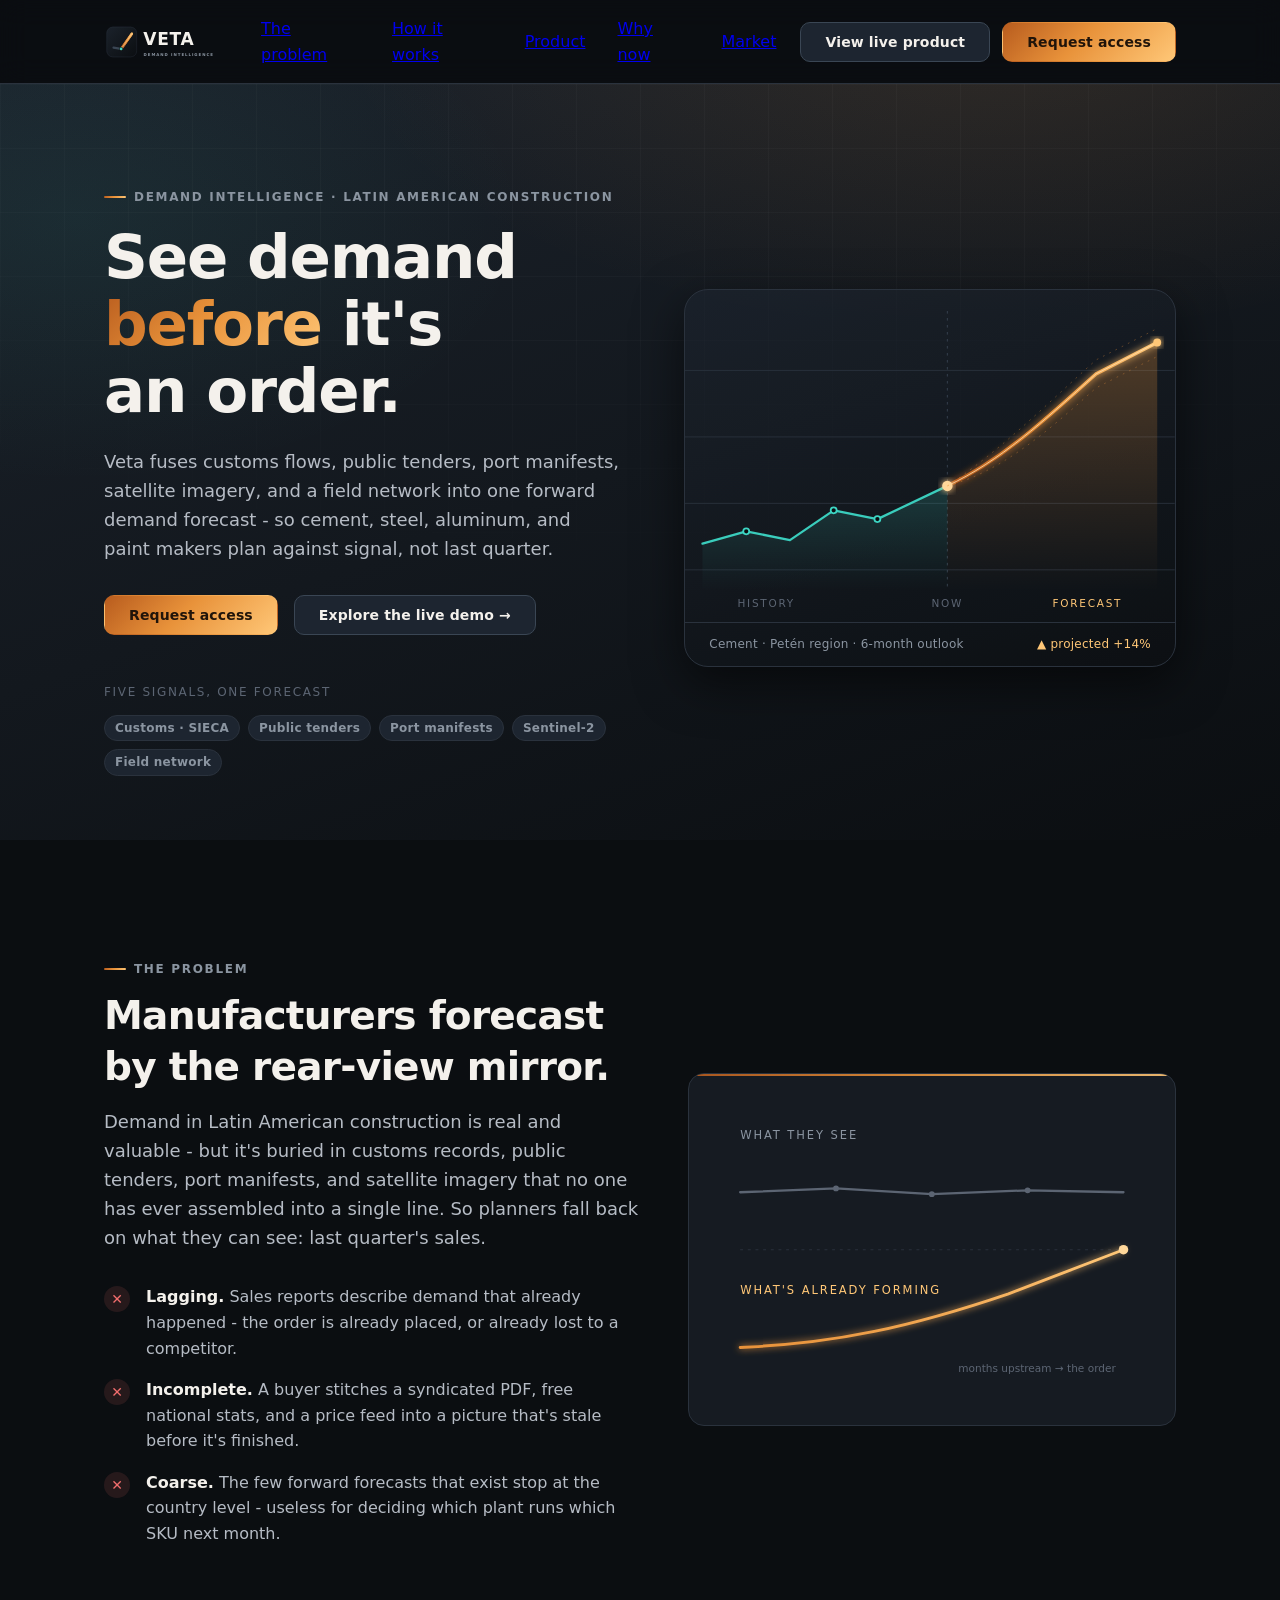
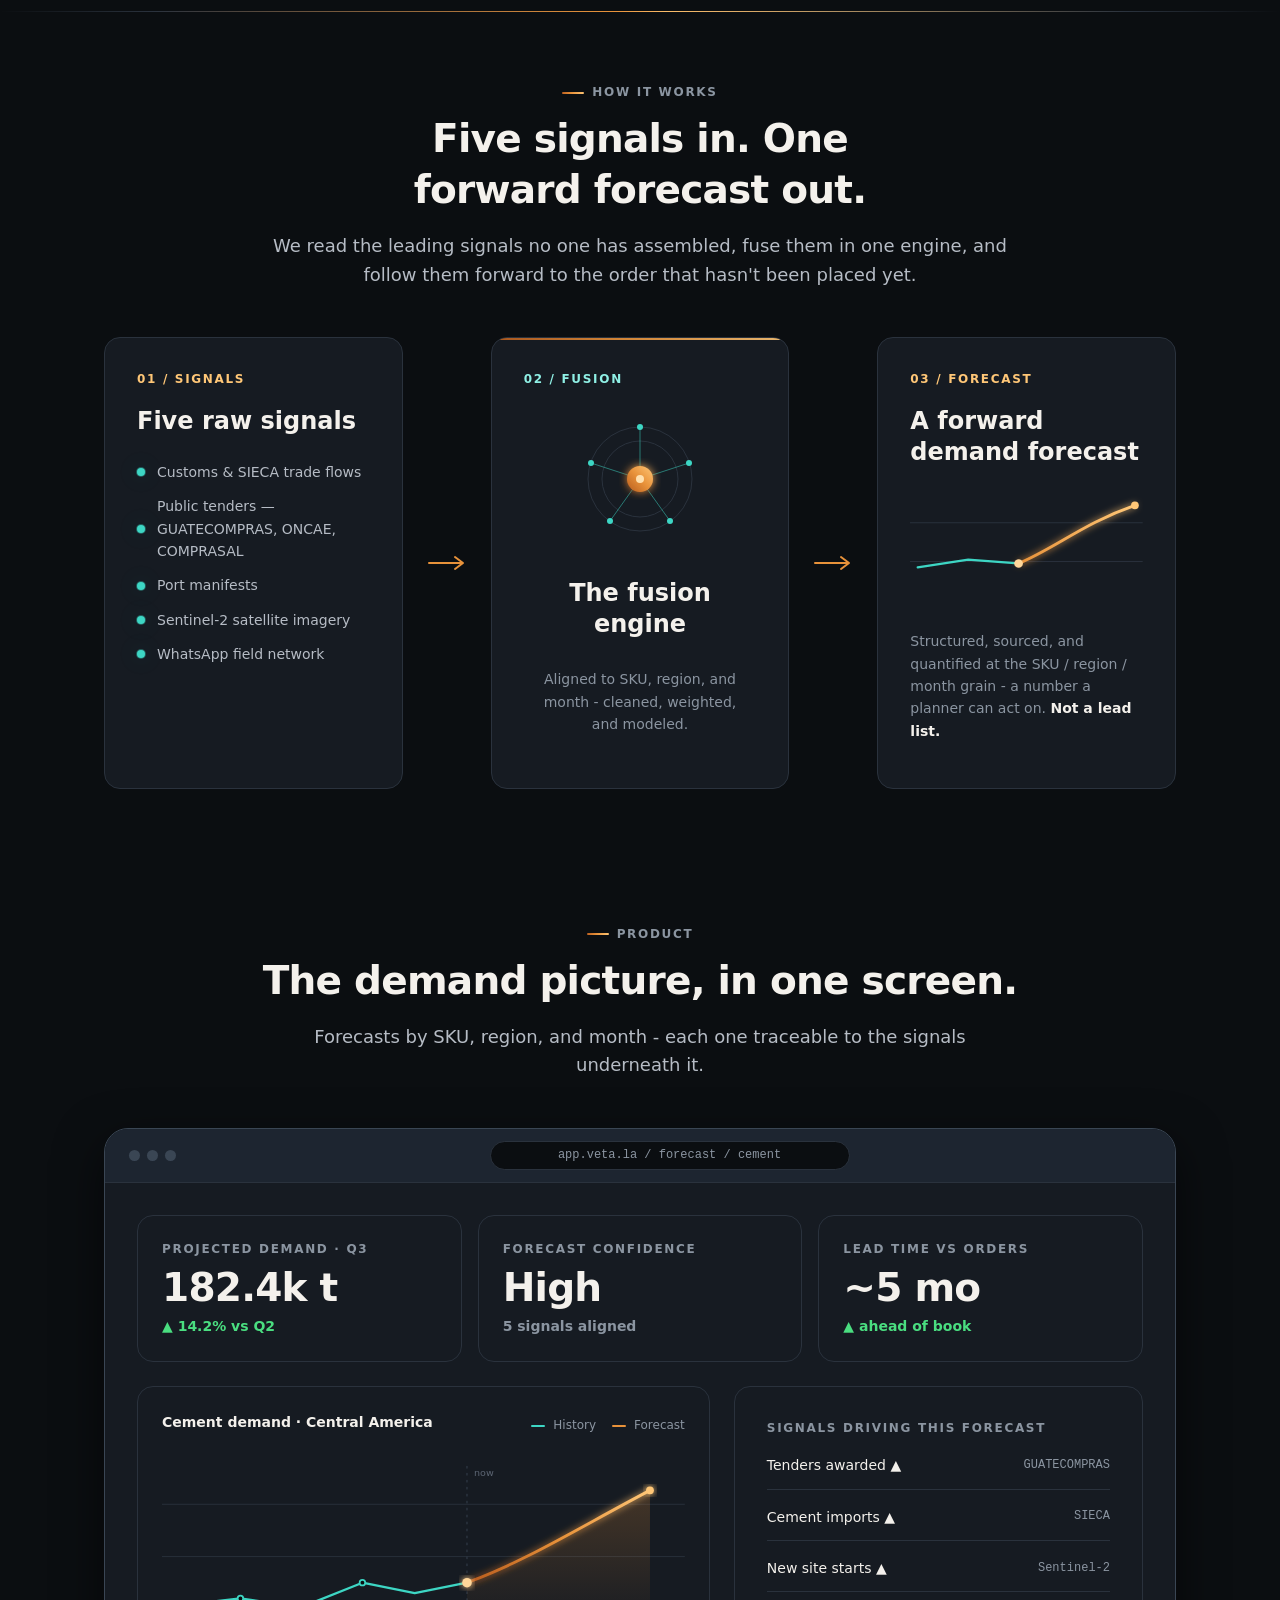
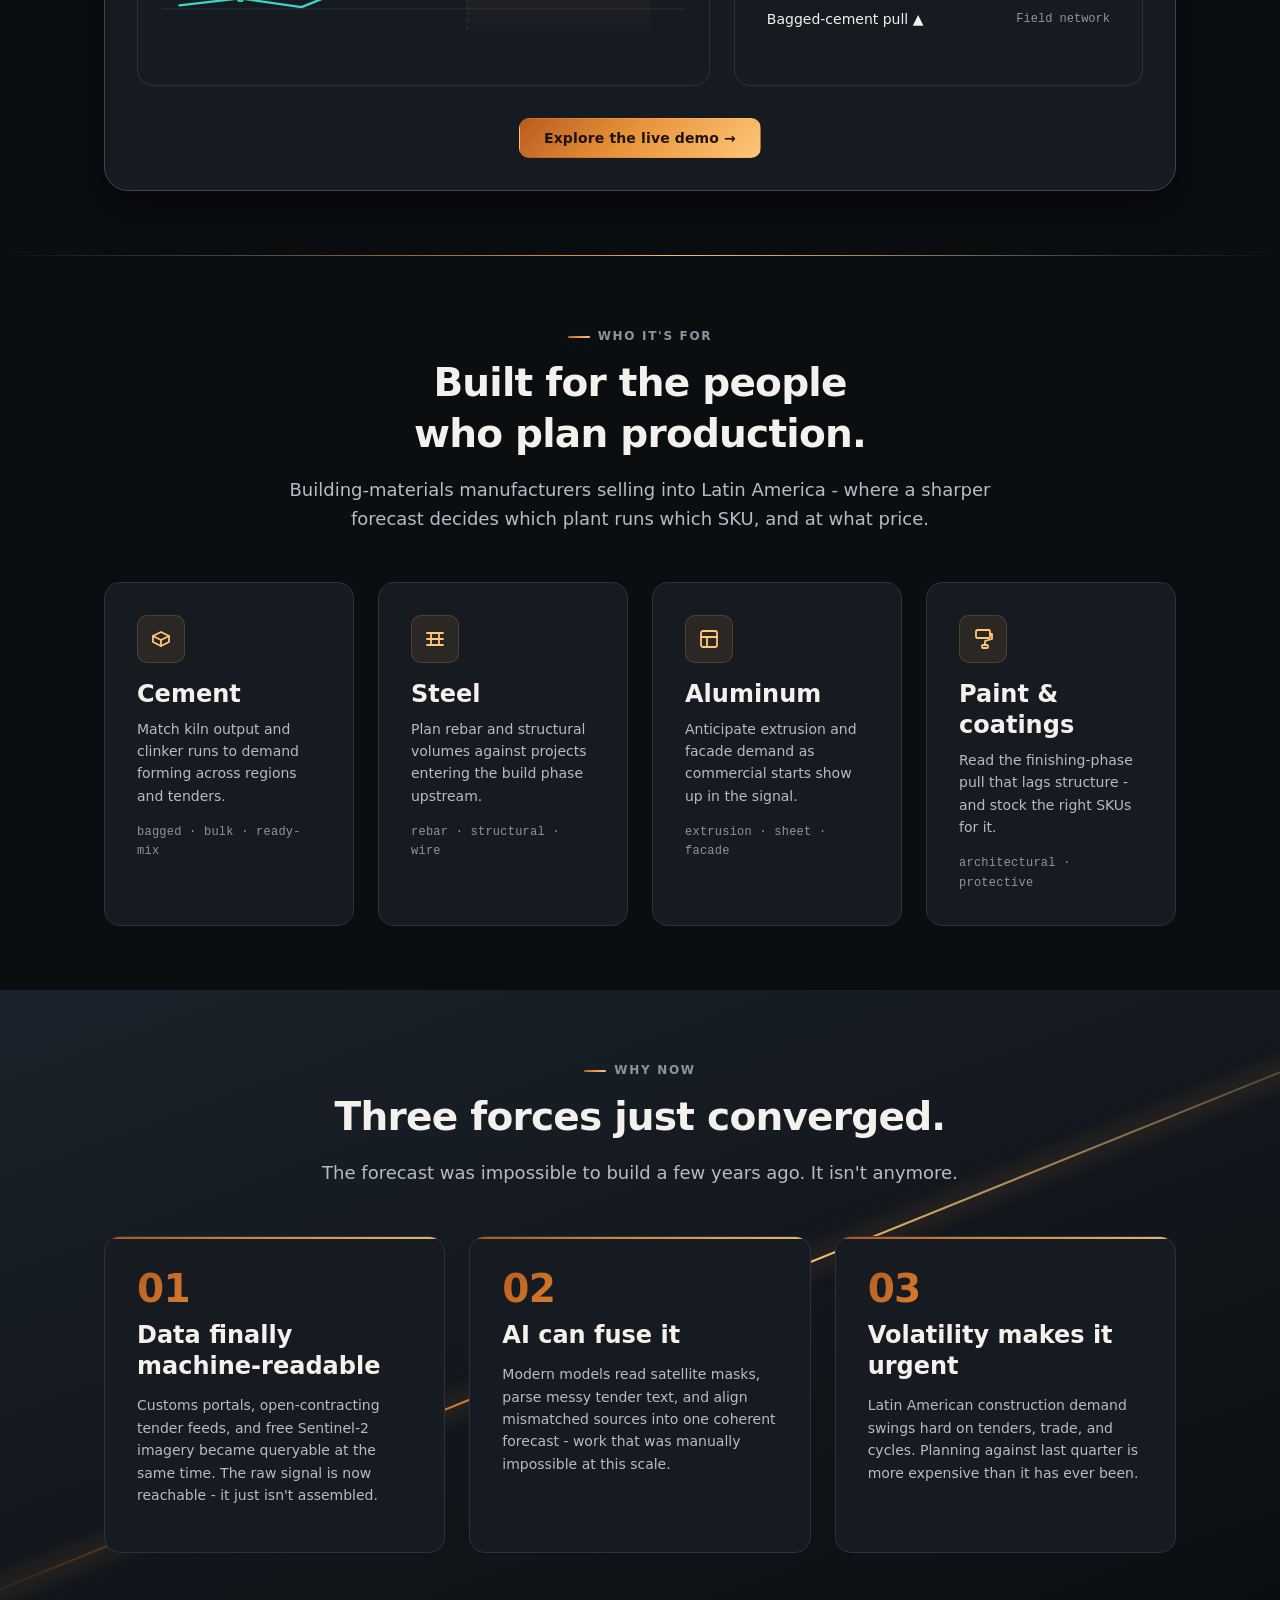
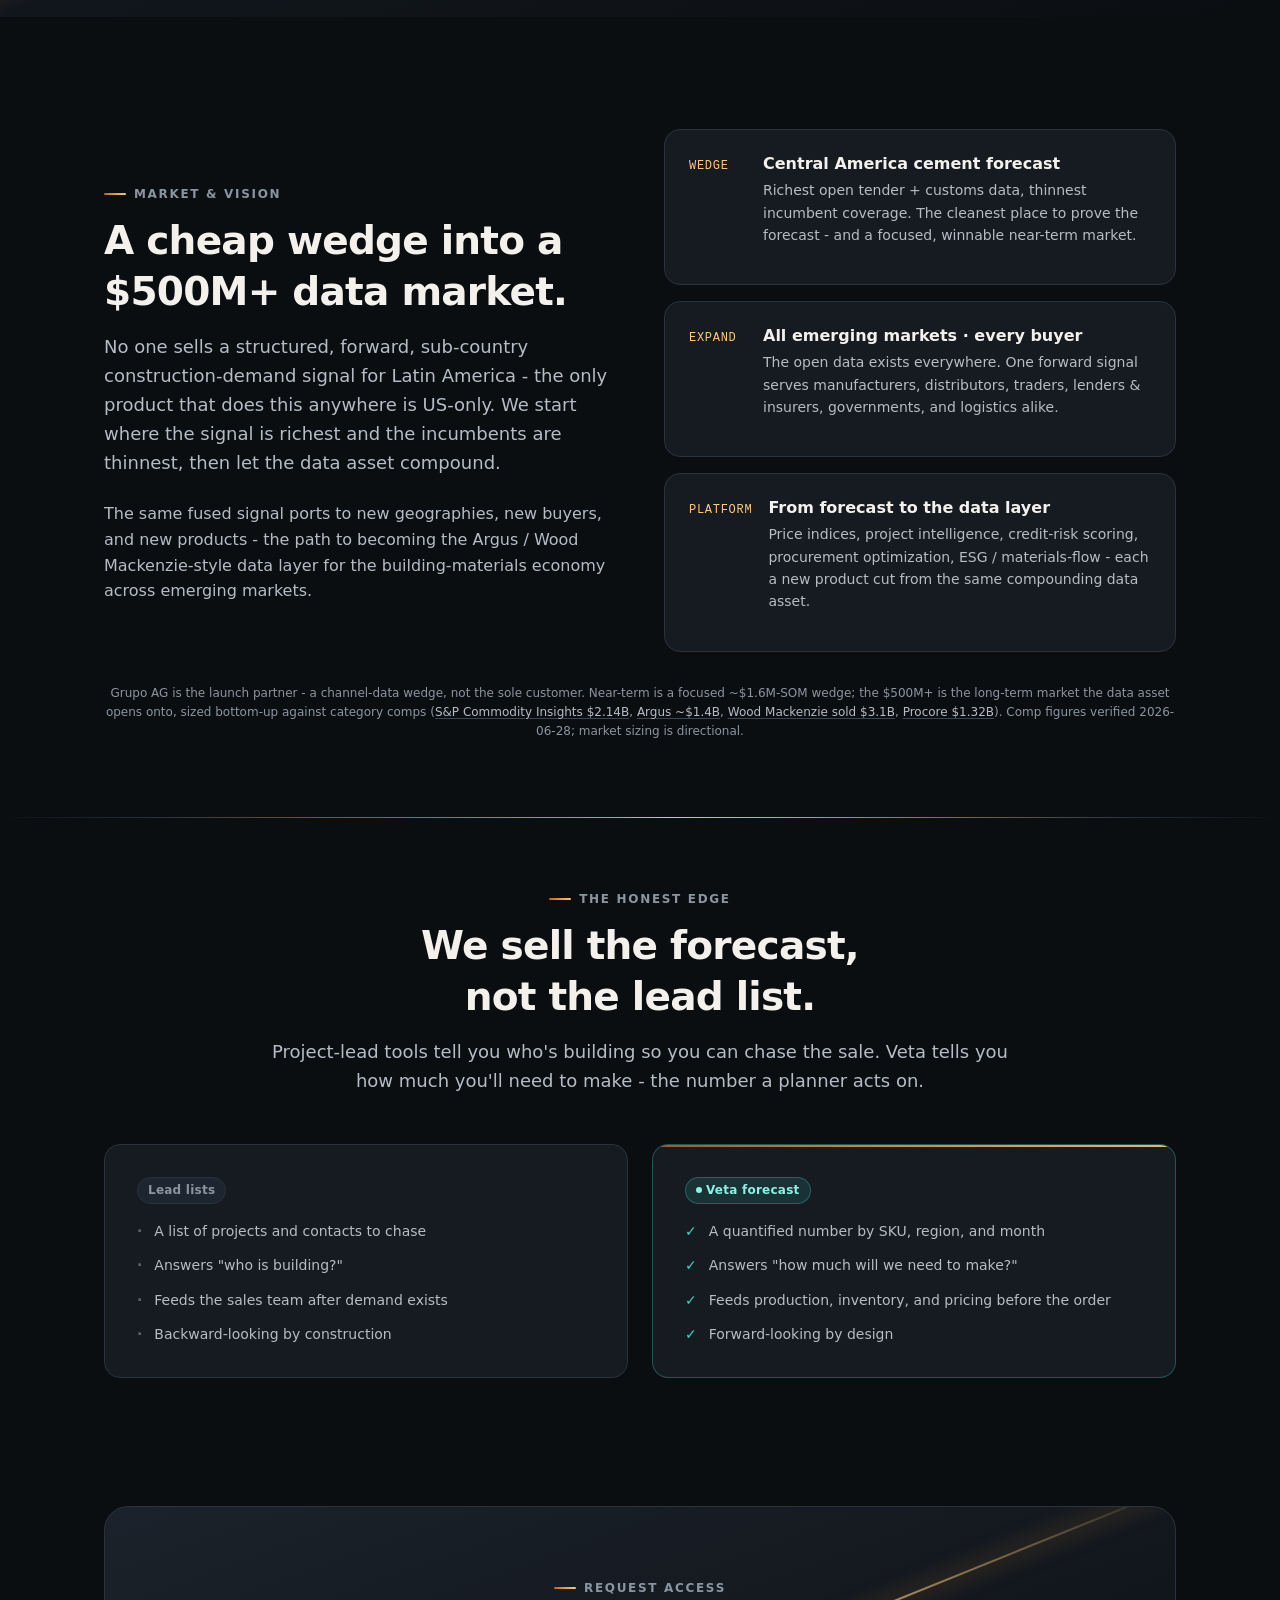
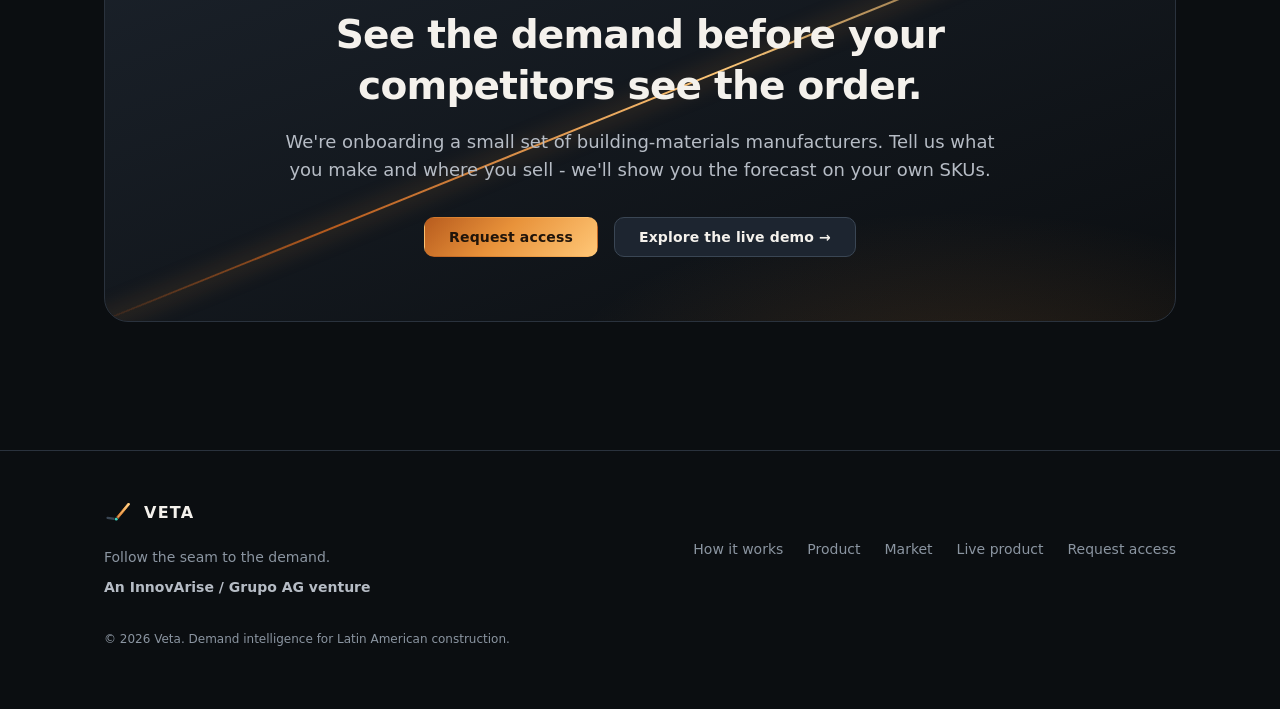
<file: index.html>
<!--
  Veta — marketing landing page
  The demand-intelligence layer for Latin American construction.
  Self-contained except local assets/ (CSS + SVG). Served on GitHub Pages.
-->
<!doctype html>
<html lang="en">
<head>
  <meta charset="utf-8" />
  <meta name="viewport" content="width=device-width, initial-scale=1" />
  <title>Veta — See demand before it's an order.</title>
  <meta name="description" content="Veta is the demand-intelligence layer for Latin American construction. We fuse customs, public tenders, port manifests, satellite imagery and a field network into a forward demand forecast for building-materials manufacturers." />
  <meta name="theme-color" content="#0B0E11" />

  <!-- Carried-in Veta design library -->
  <link rel="stylesheet" href="assets/tokens.css" />
  <link rel="stylesheet" href="assets/components.css" />
  <link rel="icon" type="image/svg+xml" href="assets/logo-mark.svg" />

  <style>
    /* ===========================================================
       Page-local styles — built on the design tokens only.
       No new colors invented; everything references --veta-* vars.
       =========================================================== */

    html { scroll-behavior: smooth; }
    @media (prefers-reduced-motion: reduce) { html { scroll-behavior: auto; } }
    body { margin: 0; }

    .veta-section--tight { padding-block: var(--veta-space-7); }
    .veta-section--lg    { padding-block: var(--veta-space-9); }

    /* ---------- Sticky nav ---------- */
    .site-header {
      position: sticky;
      top: 0;
      z-index: 50;
      background: rgba(11, 14, 17, 0.78);
      backdrop-filter: blur(14px) saturate(140%);
      -webkit-backdrop-filter: blur(14px) saturate(140%);
      border-bottom: 1px solid var(--veta-strata);
    }
    .site-header .veta-header { border-bottom: 0; }
    .brand-logo { height: 38px; width: auto; display: block; }
    .nav-cluster { display: flex; align-items: center; gap: var(--veta-space-5); }
    .nav-links { display: flex; align-items: center; gap: var(--veta-space-6); }
    .nav-actions { display: flex; align-items: center; gap: var(--veta-space-3); }
    .nav-toggle { display: none; }

    @media (max-width: 900px) {
      .nav-links { display: none; }
      .nav-actions .btn-label-long { display: none; }
    }
    @media (max-width: 560px) {
      .nav-actions .veta-btn--secondary { display: none; }
    }

    /* ---------- Hero ---------- */
    .hero {
      position: relative;
      overflow: hidden;
      isolation: isolate;
      background:
        radial-gradient(1100px 520px at 78% -8%, rgba(232,146,58,0.12), transparent 60%),
        radial-gradient(820px 480px at 6% 18%, rgba(61,214,196,0.07), transparent 55%),
        var(--veta-rock);
    }
    /* faint strata grid behind the hero */
    .hero::before {
      content: "";
      position: absolute; inset: 0; z-index: -2;
      background-image:
        linear-gradient(rgba(255,255,255,0.022) 1px, transparent 1px),
        linear-gradient(90deg, rgba(255,255,255,0.022) 1px, transparent 1px);
      background-size: 64px 64px;
      mask-image: radial-gradient(120% 90% at 50% 0%, #000 35%, transparent 78%);
      -webkit-mask-image: radial-gradient(120% 90% at 50% 0%, #000 35%, transparent 78%);
    }
    .hero-grid {
      display: grid;
      grid-template-columns: 1.05fr 1fr;
      gap: var(--veta-space-8);
      align-items: center;
      padding-block: var(--veta-space-9) var(--veta-space-8);
    }
    @media (max-width: 940px) {
      .hero-grid { grid-template-columns: 1fr; gap: var(--veta-space-7); padding-block: var(--veta-space-8) var(--veta-space-7); }
    }
    .hero-display {
      font-size: clamp(2.6rem, 6vw, var(--veta-text-3xl));
      margin-top: var(--veta-space-4);
    }
    .hero-sub { margin-top: var(--veta-space-5); font-size: var(--veta-text-md); }
    .hero-cta { margin-top: var(--veta-space-6); }
    .hero-trust {
      margin-top: var(--veta-space-7);
      display: flex; flex-direction: column; gap: var(--veta-space-3);
    }
    .hero-trust__label {
      font-size: var(--veta-text-xs);
      letter-spacing: var(--veta-track-label);
      text-transform: uppercase;
      color: var(--veta-text-faint);
    }
    .source-row { display: flex; flex-wrap: wrap; gap: var(--veta-space-2); }

    .hero-visual {
      position: relative;
      width: 100%;
    }
    .hero-visual svg { width: 100%; height: auto; display: block; }
    .hero-visual__frame {
      border: 1px solid var(--veta-strata);
      border-radius: var(--veta-radius-xl);
      background: linear-gradient(160deg, rgba(29,37,48,0.6) 0%, rgba(11,14,17,0.6) 100%);
      box-shadow: var(--veta-shadow-lg);
      overflow: hidden;
    }
    .hero-visual__cap {
      display: flex; align-items: center; justify-content: space-between;
      gap: var(--veta-space-3);
      padding: var(--veta-space-3) var(--veta-space-5);
      border-top: 1px solid var(--veta-strata);
      font-size: var(--veta-text-xs);
      color: var(--veta-text-dim);
      letter-spacing: 0.02em;
    }

    /* Animated seam draw-in */
    .seam-draw {
      stroke-dasharray: var(--len, 1400);
      stroke-dashoffset: var(--len, 1400);
      animation: drawSeam 2.4s var(--veta-ease-out) forwards;
    }
    @keyframes drawSeam { to { stroke-dashoffset: 0; } }
    .pulse-node { animation: pulseNode 2.8s var(--veta-ease) infinite; transform-origin: center; transform-box: fill-box; }
    @keyframes pulseNode {
      0%, 100% { opacity: 0.55; }
      50% { opacity: 1; }
    }
    @media (prefers-reduced-motion: reduce) {
      .seam-draw { animation: none; stroke-dashoffset: 0; }
      .pulse-node { animation: none; opacity: 1; }
    }

    /* ---------- Section heading block ---------- */
    .sec-head { max-width: 760px; }
    .sec-head .veta-h2 { margin-top: var(--veta-space-3); }
    .sec-head .veta-lead { margin-top: var(--veta-space-4); }
    .sec-head--center { margin-inline: auto; text-align: center; }
    .sec-head--center .veta-kicker { justify-content: center; }
    .sec-head--center .veta-lead { margin-inline: auto; }

    /* ---------- Problem ---------- */
    .problem-grid {
      display: grid;
      grid-template-columns: 1.1fr 1fr;
      gap: var(--veta-space-7);
      align-items: center;
      margin-top: var(--veta-space-7);
    }
    @media (max-width: 860px) { .problem-grid { grid-template-columns: 1fr; } }
    .pain-list { list-style: none; margin: 0; padding: 0; display: flex; flex-direction: column; gap: var(--veta-space-4); }
    .pain-list li {
      display: flex; gap: var(--veta-space-4); align-items: flex-start;
      color: var(--veta-text-muted);
    }
    .pain-list .x {
      flex: none; width: 26px; height: 26px; border-radius: 50%;
      display: grid; place-items: center;
      background: var(--veta-danger-bg); color: var(--veta-danger);
      font-size: var(--veta-text-sm); font-weight: var(--veta-weight-bold);
      margin-top: 2px;
    }
    .pain-list strong { color: var(--veta-text); font-weight: var(--veta-weight-semi); }
    .mirror-visual svg { width: 100%; height: auto; display: block; }

    /* ---------- How it works ---------- */
    .flow {
      margin-top: var(--veta-space-7);
      display: grid;
      grid-template-columns: 1fr auto 1fr auto 1fr;
      gap: var(--veta-space-5);
      align-items: stretch;
    }
    @media (max-width: 940px) {
      .flow { grid-template-columns: 1fr; }
      .flow-arrow { transform: rotate(90deg); justify-self: center; }
    }
    .flow-step {
      display: flex; flex-direction: column; gap: var(--veta-space-4);
    }
    .flow-num {
      font-size: var(--veta-text-xs); font-weight: var(--veta-weight-bold);
      letter-spacing: var(--veta-track-label); color: var(--veta-amber);
    }
    .flow-arrow {
      display: grid; place-items: center; color: var(--veta-copper);
      align-self: center;
    }
    .signal-list { list-style: none; margin: var(--veta-space-2) 0 0; padding: 0; display: flex; flex-direction: column; gap: var(--veta-space-3); }
    .signal-list li {
      display: flex; align-items: center; gap: var(--veta-space-3);
      font-size: var(--veta-text-sm); color: var(--veta-text-muted);
    }
    .signal-dot { flex: none; width: 8px; height: 8px; border-radius: 50%; background: var(--veta-teal); box-shadow: var(--veta-glow-teal); }
    .fusion-core {
      display: grid; place-items: center; text-align: center; height: 100%;
    }
    .fusion-ring svg { width: 132px; height: 132px; }

    /* ---------- Product preview ---------- */
    .preview-frame {
      margin-top: var(--veta-space-7);
      border: 1px solid var(--veta-strata-2);
      border-radius: var(--veta-radius-xl);
      background: var(--veta-graphite);
      box-shadow: var(--veta-shadow-lg);
      overflow: hidden;
    }
    .preview-bar {
      display: flex; align-items: center; gap: var(--veta-space-3);
      padding: var(--veta-space-3) var(--veta-space-5);
      border-bottom: 1px solid var(--veta-strata);
      background: var(--veta-graphite-2);
    }
    .preview-dots { display: flex; gap: 7px; }
    .preview-dots i { width: 11px; height: 11px; border-radius: 50%; background: var(--veta-strata-2); display: block; }
    .preview-url {
      flex: 1; text-align: center; font-family: var(--veta-font-mono);
      font-size: var(--veta-text-xs); color: var(--veta-text-dim);
      background: var(--veta-obsidian); border: 1px solid var(--veta-strata);
      border-radius: var(--veta-radius-pill); padding: 4px 14px; max-width: 360px; margin-inline: auto;
    }
    .preview-body { padding: var(--veta-space-6); }
    .dash-grid { display: grid; grid-template-columns: 1.4fr 1fr; gap: var(--veta-space-5); }
    @media (max-width: 760px) { .dash-grid { grid-template-columns: 1fr; } }
    .dash-metrics { display: grid; grid-template-columns: repeat(3, 1fr); gap: var(--veta-space-4); margin-bottom: var(--veta-space-5); }
    @media (max-width: 520px) { .dash-metrics { grid-template-columns: 1fr; } }
    .dash-chart svg { width: 100%; height: auto; display: block; }
    .dash-side { display: flex; flex-direction: column; gap: var(--veta-space-4); }
    .dash-rowitem {
      display: flex; align-items: center; justify-content: space-between; gap: var(--veta-space-3);
      padding-bottom: var(--veta-space-3); border-bottom: 1px solid var(--veta-strata);
    }
    .dash-rowitem:last-child { border-bottom: 0; padding-bottom: 0; }
    .dash-rowitem .r-label { font-size: var(--veta-text-sm); color: var(--veta-text); }
    .dash-rowitem .r-src { font-size: var(--veta-text-xs); color: var(--veta-text-dim); font-family: var(--veta-font-mono); }
    .preview-actions { margin-top: var(--veta-space-6); display: flex; justify-content: center; }

    /* ---------- Audience cards ---------- */
    .audience-grid { margin-top: var(--veta-space-7); }
    .aud-card { text-align: left; }
    .aud-icon {
      width: 48px; height: 48px; border-radius: var(--veta-radius-md);
      display: grid; place-items: center; margin-bottom: var(--veta-space-4);
      background: rgba(232,146,58,0.10); border: 1px solid rgba(232,146,58,0.22);
    }
    .aud-card h3 { font-size: var(--veta-text-lg); }
    .aud-card p { margin-top: var(--veta-space-2); font-size: var(--veta-text-sm); color: var(--veta-text-muted); }
    .aud-meta { margin-top: var(--veta-space-4); font-size: var(--veta-text-xs); color: var(--veta-text-dim); font-family: var(--veta-font-mono); letter-spacing: 0.02em; }

    /* ---------- Why now ---------- */
    .why-grid { margin-top: var(--veta-space-7); }
    .why-card .why-no {
      font-size: var(--veta-text-2xl); font-weight: var(--veta-weight-heavy);
      letter-spacing: var(--veta-track-tight); line-height: 1;
    }
    .why-card h3 { margin-top: var(--veta-space-3); font-size: var(--veta-text-lg); }
    .why-card p { margin-top: var(--veta-space-3); font-size: var(--veta-text-sm); color: var(--veta-text-muted); }

    /* ---------- Market / vision ---------- */
    .market-grid { display: grid; grid-template-columns: 1fr 1fr; gap: var(--veta-space-7); align-items: center; margin-top: var(--veta-space-7); }
    @media (max-width: 860px) { .market-grid { grid-template-columns: 1fr; } }
    .market-steps { display: flex; flex-direction: column; gap: var(--veta-space-4); }
    .market-step {
      display: flex; gap: var(--veta-space-4); align-items: flex-start;
      padding: var(--veta-space-5);
      border: 1px solid var(--veta-strata); border-radius: var(--veta-radius-lg);
      background: var(--veta-graphite);
    }
    .market-step .ms-stage {
      flex: none; font-family: var(--veta-font-mono); font-size: var(--veta-text-xs);
      color: var(--veta-amber); letter-spacing: 0.06em; padding-top: 3px; min-width: 58px;
    }
    .market-step h4 { font-size: var(--veta-text-base); }
    .market-step p { margin-top: var(--veta-space-1); font-size: var(--veta-text-sm); color: var(--veta-text-muted); }

    /* ---------- Edge (forecast vs leads) ---------- */
    .edge-compare { margin-top: var(--veta-space-7); display: grid; grid-template-columns: 1fr 1fr; gap: var(--veta-space-5); }
    @media (max-width: 760px) { .edge-compare { grid-template-columns: 1fr; } }
    .edge-card h4 { display: flex; align-items: center; gap: var(--veta-space-3); }
    .edge-card ul { list-style: none; margin: var(--veta-space-4) 0 0; padding: 0; display: flex; flex-direction: column; gap: var(--veta-space-3); }
    .edge-card li { display: flex; gap: var(--veta-space-3); font-size: var(--veta-text-sm); color: var(--veta-text-muted); }
    .edge-card li .mk { flex: none; font-weight: var(--veta-weight-bold); }
    .edge-card--them .mk { color: var(--veta-text-faint); }
    .edge-card--us .mk { color: var(--veta-teal); }
    .edge-card--us { border-color: rgba(61,214,196,0.30); }

    /* ---------- CTA band ---------- */
    .cta-band {
      position: relative; overflow: hidden; isolation: isolate;
      border-radius: var(--veta-radius-xl);
      border: 1px solid var(--veta-strata);
      background:
        radial-gradient(700px 320px at 80% 120%, rgba(232,146,58,0.16), transparent 60%),
        var(--veta-rock);
      padding: var(--veta-space-8);
      text-align: center;
    }
    .cta-band::before {
      content: ""; position: absolute; left: -10%; top: 42%; width: 130%; height: 2px;
      transform: rotate(calc(-1 * var(--veta-seam-angle)));
      background: linear-gradient(90deg, transparent 0%, var(--veta-copper-deep) 22%, var(--veta-amber) 52%, transparent 90%);
      box-shadow: 0 0 22px 2px rgba(232,146,58,0.35);
      z-index: -1;
    }
    .cta-band .veta-h2 { max-width: 640px; margin-inline: auto; }
    .cta-band .veta-lead { margin-inline: auto; margin-top: var(--veta-space-4); }
    .cta-band .veta-row { justify-content: center; margin-top: var(--veta-space-6); }

    /* ---------- Footer ---------- */
    .site-footer { border-top: 1px solid var(--veta-strata); padding-block: var(--veta-space-7); margin-top: var(--veta-space-8); }
    .footer-grid { display: flex; align-items: center; justify-content: space-between; gap: var(--veta-space-5); flex-wrap: wrap; }
    .footer-meta { font-size: var(--veta-text-sm); color: var(--veta-text-dim); }
    .footer-meta strong { color: var(--veta-text-muted); font-weight: var(--veta-weight-semi); }
    .footer-links { display: flex; gap: var(--veta-space-5); }
    .footer-links a { color: var(--veta-text-dim); text-decoration: none; font-size: var(--veta-text-sm); }
    .footer-links a:hover { color: var(--veta-text); }

    /* shared seam glyph in headings */
    .seam-tick { color: var(--veta-copper); }

    /* clickable citations — deep links to the exact source page */
    .cite { color: var(--veta-text-muted); text-decoration: underline; text-underline-offset: 2px; text-decoration-color: var(--veta-strata-2); transition: color 140ms ease; }
    .cite:hover { color: var(--veta-amber); text-decoration-color: var(--veta-copper); }
  </style>
</head>

<body class="veta">

  <!-- ============================================================
       1 · STICKY NAV
       ============================================================ -->
  <header class="site-header">
    <div class="veta-container">
      <div class="veta-header">
        <a href="#top" class="veta-brand" aria-label="Veta — home">
          <img class="brand-logo" src="assets/logo.svg" alt="Veta — demand intelligence" />
        </a>
        <div class="nav-cluster">
          <nav class="nav-links" aria-label="Primary">
            <a href="#problem">The problem</a>
            <a href="#how">How it works</a>
            <a href="#product">Product</a>
            <a href="#why-now">Why now</a>
            <a href="#market">Market</a>
          </nav>
          <div class="nav-actions">
            <a class="veta-btn veta-btn--secondary" href="app/">View live product</a>
            <a class="veta-btn veta-btn--primary" href="#access">Request access</a>
          </div>
        </div>
      </div>
    </div>
  </header>

  <main id="top">

    <!-- ============================================================
         2 · HERO — the seam becomes the forecast
         ============================================================ -->
    <section class="hero">
      <div class="veta-container">
        <div class="hero-grid">
          <div class="hero-copy">
            <span class="veta-kicker">Demand intelligence · Latin American construction</span>
            <h1 class="veta-display hero-display">
              See demand <span class="veta-seam-text">before</span> it's an order.
            </h1>
            <p class="veta-lead hero-sub">
              Veta fuses customs flows, public tenders, port manifests, satellite imagery, and a
              field network into one forward demand forecast - so cement, steel, aluminum, and
              paint makers plan against signal, not last quarter.
            </p>
            <div class="veta-row hero-cta">
              <a class="veta-btn veta-btn--primary" href="#access">Request access</a>
              <a class="veta-btn veta-btn--secondary" href="app/">Explore the live demo &rarr;</a>
            </div>

            <div class="hero-trust">
              <span class="hero-trust__label">Five signals, one forecast</span>
              <div class="source-row">
                <span class="veta-badge veta-badge--neutral">Customs &middot; SIECA</span>
                <span class="veta-badge veta-badge--neutral">Public tenders</span>
                <span class="veta-badge veta-badge--neutral">Port manifests</span>
                <span class="veta-badge veta-badge--neutral">Sentinel-2</span>
                <span class="veta-badge veta-badge--neutral">Field network</span>
              </div>
            </div>
          </div>

          <!-- Signature visual: teal history bending into glowing-copper projection -->
          <div class="hero-visual">
            <div class="hero-visual__frame">
              <svg viewBox="0 0 560 380" role="img" aria-label="A demand seam: mineral-teal history bending into a glowing copper forecast curve">
                <defs>
                  <linearGradient id="h-seam" x1="0" y1="1" x2="1" y2="0">
                    <stop offset="0" stop-color="#B85C1E"/>
                    <stop offset="0.5" stop-color="#E8923A"/>
                    <stop offset="1" stop-color="#FFC777"/>
                  </linearGradient>
                  <linearGradient id="h-fill" x1="0" y1="0" x2="0" y2="1">
                    <stop offset="0" stop-color="#E8923A" stop-opacity="0.28"/>
                    <stop offset="1" stop-color="#E8923A" stop-opacity="0"/>
                  </linearGradient>
                  <linearGradient id="h-fill-teal" x1="0" y1="0" x2="0" y2="1">
                    <stop offset="0" stop-color="#3DD6C4" stop-opacity="0.18"/>
                    <stop offset="1" stop-color="#3DD6C4" stop-opacity="0"/>
                  </linearGradient>
                  <filter id="h-glow" x="-30%" y="-30%" width="160%" height="160%">
                    <feGaussianBlur stdDeviation="4" result="b"/>
                    <feMerge><feMergeNode in="b"/><feMergeNode in="SourceGraphic"/></feMerge>
                  </filter>
                </defs>

                <!-- strata gridlines -->
                <g stroke="#2A323D" stroke-width="1">
                  <line x1="0" y1="92"  x2="560" y2="92"/>
                  <line x1="0" y1="168" x2="560" y2="168"/>
                  <line x1="0" y1="244" x2="560" y2="244"/>
                  <line x1="0" y1="320" x2="560" y2="320"/>
                </g>
                <!-- divider: now -->
                <line x1="300" y1="24" x2="300" y2="344" stroke="#3A4654" stroke-width="1" stroke-dasharray="3 5"/>
                <text x="300" y="362" fill="#5C6573" font-size="12" font-family="system-ui, sans-serif" text-anchor="middle" letter-spacing="2">NOW</text>
                <text x="60"  y="362" fill="#5C6573" font-size="12" font-family="system-ui, sans-serif" letter-spacing="2">HISTORY</text>
                <text x="500" y="362" fill="#FFC777" font-size="12" font-family="system-ui, sans-serif" text-anchor="end" letter-spacing="2">FORECAST</text>

                <!-- teal history area -->
                <path d="M20 290 L70 276 L120 286 L170 252 L220 262 L300 224 L300 344 L20 344 Z" fill="url(#h-fill-teal)"/>
                <!-- copper forecast area -->
                <path d="M300 224 C360 196 410 150 470 96 L540 60 L540 344 L300 344 Z" fill="url(#h-fill)"/>

                <!-- the seam: teal history line that BECOMES the copper forecast -->
                <path d="M20 290 L70 276 L120 286 L170 252 L220 262 L300 224"
                      fill="none" stroke="#3DD6C4" stroke-width="2.6" stroke-linecap="round" stroke-linejoin="round" opacity="0.95"/>
                <g filter="url(#h-glow)">
                  <path class="seam-draw" style="--len:360"
                        d="M300 224 C360 196 410 150 470 96 L540 60"
                        fill="none" stroke="url(#h-seam)" stroke-width="4" stroke-linecap="round"/>
                </g>
                <path d="M300 224 C360 196 410 150 470 96 L540 60"
                      fill="none" stroke="#FFE0AE" stroke-width="1.1" stroke-linecap="round" opacity="0.85"/>

                <!-- history data points (teal signal marks) -->
                <g fill="#0B0E11" stroke="#3DD6C4" stroke-width="2">
                  <circle cx="70" cy="276" r="3.4"/>
                  <circle cx="170" cy="252" r="3.4"/>
                  <circle cx="220" cy="262" r="3.4"/>
                </g>
                <!-- the inflection node where signal becomes forecast -->
                <circle class="pulse-node" cx="300" cy="224" r="6" fill="#FFD79A" filter="url(#h-glow)"/>
                <!-- forecast endpoint -->
                <circle cx="540" cy="60" r="4.5" fill="#FFC777" filter="url(#h-glow)"/>

                <!-- confidence band on forecast -->
                <path d="M300 224 C360 184 410 134 470 80 L540 44"
                      fill="none" stroke="#E8923A" stroke-width="1" stroke-dasharray="2 6" opacity="0.4"/>
                <path d="M300 224 C360 208 410 166 470 112 L540 76"
                      fill="none" stroke="#E8923A" stroke-width="1" stroke-dasharray="2 6" opacity="0.4"/>
              </svg>
              <div class="hero-visual__cap">
                <span>Cement &middot; Petén region &middot; 6-month outlook</span>
                <span class="veta-accent">&#9650; projected +14%</span>
              </div>
            </div>
          </div>
        </div>
      </div>
    </section>

    <!-- ============================================================
         3 · THE PROBLEM
         ============================================================ -->
    <section class="veta-section" id="problem">
      <div class="veta-container">
        <div class="problem-grid">
          <div>
            <div class="sec-head">
              <span class="veta-kicker">The problem</span>
              <h2 class="veta-h2">Manufacturers forecast by the rear-view mirror.</h2>
              <p class="veta-lead">
                Demand in Latin American construction is real and valuable - but it's buried in
                customs records, public tenders, port manifests, and satellite imagery that no one
                has ever assembled into a single line. So planners fall back on what they can see:
                last quarter's sales.
              </p>
            </div>
            <ul class="pain-list" style="margin-top: var(--veta-space-6);">
              <li><span class="x">&#10005;</span><span><strong>Lagging.</strong> Sales reports describe demand that already happened - the order is already placed, or already lost to a competitor.</span></li>
              <li><span class="x">&#10005;</span><span><strong>Incomplete.</strong> A buyer stitches a syndicated PDF, free national stats, and a price feed into a picture that's stale before it's finished.</span></li>
              <li><span class="x">&#10005;</span><span><strong>Coarse.</strong> The few forward forecasts that exist stop at the country level - useless for deciding which plant runs which SKU next month.</span></li>
            </ul>
          </div>

          <!-- rear-view mirror visual: flat lagging line vs hidden upstream signal -->
          <div class="mirror-visual veta-card veta-card--seam">
            <svg viewBox="0 0 440 300" role="img" aria-label="A flat lagging report against demand already forming upstream">
              <defs>
                <linearGradient id="m-seam" x1="0" y1="1" x2="1" y2="0">
                  <stop offset="0" stop-color="#E8923A"/><stop offset="1" stop-color="#FFC777"/>
                </linearGradient>
              </defs>
              <text x="20" y="34" fill="#8B95A1" font-size="12" font-family="system-ui, sans-serif" letter-spacing="2">WHAT THEY SEE</text>
              <!-- lagging flat line -->
              <path d="M20 90 L120 86 L220 92 L320 88 L420 90" fill="none" stroke="#5C6573" stroke-width="2.4" stroke-linecap="round"/>
              <g fill="#5C6573"><circle cx="120" cy="86" r="3"/><circle cx="220" cy="92" r="3"/><circle cx="320" cy="88" r="3"/></g>

              <line x1="20" y1="150" x2="420" y2="150" stroke="#2A323D" stroke-width="1" stroke-dasharray="3 5"/>

              <text x="20" y="196" fill="#FFC777" font-size="12" font-family="system-ui, sans-serif" letter-spacing="2">WHAT'S ALREADY FORMING</text>
              <!-- rising hidden signal -->
              <path d="M20 252 C120 248 200 230 300 196 L420 150" fill="none" stroke="url(#m-seam)" stroke-width="3" stroke-linecap="round" filter="url(#h-glow)"/>
              <circle class="pulse-node" cx="420" cy="150" r="5" fill="#FFD79A"/>
              <text x="412" y="278" fill="#5C6573" font-size="11" font-family="system-ui, sans-serif" text-anchor="end">months upstream &rarr; the order</text>
            </svg>
          </div>
        </div>
      </div>
    </section>

    <hr class="veta-seam-line" />

    <!-- ============================================================
         4 · HOW IT WORKS — five signals -> fusion -> forecast
         ============================================================ -->
    <section class="veta-section" id="how">
      <div class="veta-container">
        <div class="sec-head sec-head--center">
          <span class="veta-kicker">How it works</span>
          <h2 class="veta-h2">Five signals in. One forward forecast out.</h2>
          <p class="veta-lead">
            We read the leading signals no one has assembled, fuse them in one engine, and follow
            them forward to the order that hasn't been placed yet.
          </p>
        </div>

        <div class="flow">
          <!-- Step 1: signals -->
          <div class="flow-step veta-card">
            <span class="flow-num">01 / SIGNALS</span>
            <h3 class="veta-h4">Five raw signals</h3>
            <ul class="signal-list">
              <li><span class="signal-dot"></span>Customs &amp; SIECA trade flows</li>
              <li><span class="signal-dot"></span>Public tenders &mdash; GUATECOMPRAS, ONCAE, COMPRASAL</li>
              <li><span class="signal-dot"></span>Port manifests</li>
              <li><span class="signal-dot"></span>Sentinel-2 satellite imagery</li>
              <li><span class="signal-dot"></span>WhatsApp field network</li>
            </ul>
          </div>

          <div class="flow-arrow" aria-hidden="true">
            <svg width="40" height="20" viewBox="0 0 40 20"><path d="M2 10 H34 M28 4 L36 10 L28 16" fill="none" stroke="currentColor" stroke-width="2" stroke-linecap="round" stroke-linejoin="round"/></svg>
          </div>

          <!-- Step 2: fusion engine -->
          <div class="flow-step veta-card veta-card--seam">
            <span class="flow-num" style="color: var(--veta-teal-soft);">02 / FUSION</span>
            <div class="fusion-core">
              <div class="fusion-ring">
                <svg viewBox="0 0 132 132" role="img" aria-label="The Veta fusion engine">
                  <defs>
                    <linearGradient id="f-seam" x1="0" y1="1" x2="1" y2="0">
                      <stop offset="0" stop-color="#B85C1E"/><stop offset="0.5" stop-color="#E8923A"/><stop offset="1" stop-color="#FFC777"/>
                    </linearGradient>
                  </defs>
                  <circle cx="66" cy="66" r="52" fill="none" stroke="#2A323D" stroke-width="1"/>
                  <circle cx="66" cy="66" r="38" fill="none" stroke="#2A323D" stroke-width="1"/>
                  <!-- five inbound signal marks -->
                  <g fill="#3DD6C4">
                    <circle cx="66" cy="14" r="3"/><circle cx="115" cy="50" r="3"/>
                    <circle cx="96" cy="108" r="3"/><circle cx="36" cy="108" r="3"/><circle cx="17" cy="50" r="3"/>
                  </g>
                  <g stroke="#3DD6C4" stroke-width="1" opacity="0.5">
                    <line x1="66" y1="14" x2="66" y2="66"/><line x1="115" y1="50" x2="66" y2="66"/>
                    <line x1="96" y1="108" x2="66" y2="66"/><line x1="36" y1="108" x2="66" y2="66"/><line x1="17" y1="50" x2="66" y2="66"/>
                  </g>
                  <circle class="pulse-node" cx="66" cy="66" r="13" fill="url(#f-seam)" filter="url(#h-glow)"/>
                  <circle cx="66" cy="66" r="4" fill="#FFE0AE"/>
                </svg>
              </div>
              <h3 class="veta-h4" style="margin-top: var(--veta-space-3);">The fusion engine</h3>
              <p class="veta-muted" style="font-size: var(--veta-text-sm); max-width: 24ch;">Aligned to SKU, region, and month - cleaned, weighted, and modeled.</p>
            </div>
          </div>

          <div class="flow-arrow" aria-hidden="true">
            <svg width="40" height="20" viewBox="0 0 40 20"><path d="M2 10 H34 M28 4 L36 10 L28 16" fill="none" stroke="currentColor" stroke-width="2" stroke-linecap="round" stroke-linejoin="round"/></svg>
          </div>

          <!-- Step 3: forecast -->
          <div class="flow-step veta-card">
            <span class="flow-num">03 / FORECAST</span>
            <h3 class="veta-h4">A forward demand forecast</h3>
            <div class="dash-chart" aria-hidden="true">
              <svg viewBox="0 0 240 120">
                <defs>
                  <linearGradient id="fc-seam" x1="0" y1="1" x2="1" y2="0">
                    <stop offset="0" stop-color="#E8923A"/><stop offset="1" stop-color="#FFC777"/>
                  </linearGradient>
                </defs>
                <line x1="0" y1="40" x2="240" y2="40" stroke="#2A323D"/>
                <line x1="0" y1="80" x2="240" y2="80" stroke="#2A323D"/>
                <path d="M8 86 L60 78 L112 82" fill="none" stroke="#3DD6C4" stroke-width="2.4" stroke-linecap="round"/>
                <path d="M112 82 C150 66 180 40 232 22" fill="none" stroke="url(#fc-seam)" stroke-width="3" stroke-linecap="round" filter="url(#h-glow)"/>
                <circle class="pulse-node" cx="112" cy="82" r="4.5" fill="#FFD79A"/>
                <circle cx="232" cy="22" r="4" fill="#FFC777"/>
              </svg>
            </div>
            <p class="veta-muted" style="font-size: var(--veta-text-sm);">
              Structured, sourced, and quantified at the SKU / region / month grain - a number a
              planner can act on. <strong style="color: var(--veta-text);">Not a lead list.</strong>
            </p>
          </div>
        </div>
      </div>
    </section>

    <!-- ============================================================
         5 · PRODUCT PREVIEW
         ============================================================ -->
    <section class="veta-section" id="product">
      <div class="veta-container">
        <div class="sec-head sec-head--center">
          <span class="veta-kicker">Product</span>
          <h2 class="veta-h2">The demand picture, in one screen.</h2>
          <p class="veta-lead">
            Forecasts by SKU, region, and month - each one traceable to the signals underneath it.
          </p>
        </div>

        <div class="preview-frame">
          <div class="preview-bar">
            <span class="preview-dots"><i></i><i></i><i></i></span>
            <span class="preview-url">app.veta.la / forecast / cement</span>
          </div>
          <div class="preview-body">
            <div class="dash-metrics">
              <div class="veta-metric">
                <span class="veta-metric__label">Projected demand &middot; Q3</span>
                <span class="veta-metric__value">182.4k t</span>
                <span class="veta-metric__delta veta-metric__delta--up">&#9650; 14.2% vs Q2</span>
              </div>
              <div class="veta-metric">
                <span class="veta-metric__label">Forecast confidence</span>
                <span class="veta-metric__value">High</span>
                <span class="veta-metric__delta veta-metric__delta--flat">5 signals aligned</span>
              </div>
              <div class="veta-metric">
                <span class="veta-metric__label">Lead time vs orders</span>
                <span class="veta-metric__value">~5 mo</span>
                <span class="veta-metric__delta veta-metric__delta--up">&#9650; ahead of book</span>
              </div>
            </div>

            <div class="dash-grid">
              <!-- main chart -->
              <div class="veta-chart">
                <div class="veta-chart__head">
                  <span class="veta-chart__title">Cement demand &middot; Central America</span>
                  <div class="veta-chart__legend">
                    <span><i style="background:var(--veta-teal)"></i>History</span>
                    <span><i style="background:var(--veta-copper)"></i>Forecast</span>
                  </div>
                </div>
                <div class="dash-chart">
                  <svg viewBox="0 0 600 240" class="veta-chart__plot" role="img" aria-label="Cement demand history bending into forecast">
                    <defs>
                      <linearGradient id="p-seam" x1="0" y1="1" x2="1" y2="0">
                        <stop offset="0" stop-color="#B85C1E"/><stop offset="0.5" stop-color="#E8923A"/><stop offset="1" stop-color="#FFC777"/>
                      </linearGradient>
                      <linearGradient id="p-fill" x1="0" y1="0" x2="0" y2="1">
                        <stop offset="0" stop-color="#E8923A" stop-opacity="0.22"/><stop offset="1" stop-color="#E8923A" stop-opacity="0"/>
                      </linearGradient>
                    </defs>
                    <g stroke="#2A323D" stroke-width="1">
                      <line x1="0" y1="60" x2="600" y2="60"/><line x1="0" y1="120" x2="600" y2="120"/><line x1="0" y1="180" x2="600" y2="180"/>
                    </g>
                    <line x1="350" y1="16" x2="350" y2="208" stroke="#3A4654" stroke-width="1" stroke-dasharray="3 5"/>
                    <text x="358" y="28" fill="#5C6573" font-size="11" font-family="system-ui, sans-serif">now</text>
                    <path d="M350 150 C420 124 480 86 560 44 L560 208 L350 208 Z" fill="url(#p-fill)"/>
                    <path d="M20 176 L90 168 L160 178 L230 150 L290 162 L350 150" fill="none" stroke="#3DD6C4" stroke-width="2.6" stroke-linecap="round" stroke-linejoin="round"/>
                    <path d="M350 150 C420 124 480 86 560 44" fill="none" stroke="url(#p-seam)" stroke-width="3.4" stroke-linecap="round" filter="url(#h-glow)"/>
                    <g fill="#0B0E11" stroke="#3DD6C4" stroke-width="2"><circle cx="90" cy="168" r="3.2"/><circle cx="230" cy="150" r="3.2"/></g>
                    <circle class="pulse-node" cx="350" cy="150" r="5.5" fill="#FFD79A" filter="url(#h-glow)"/>
                    <circle cx="560" cy="44" r="4.5" fill="#FFC777" filter="url(#h-glow)"/>
                  </svg>
                </div>
              </div>

              <!-- signal contribution side panel -->
              <div class="veta-card dash-side">
                <span class="veta-metric__label">Signals driving this forecast</span>
                <div class="dash-rowitem">
                  <span class="r-label">Tenders awarded &#9650;</span>
                  <span class="r-src">GUATECOMPRAS</span>
                </div>
                <div class="dash-rowitem">
                  <span class="r-label">Cement imports &#9650;</span>
                  <span class="r-src">SIECA</span>
                </div>
                <div class="dash-rowitem">
                  <span class="r-label">New site starts &#9650;</span>
                  <span class="r-src">Sentinel-2</span>
                </div>
                <div class="dash-rowitem">
                  <span class="r-label">Bagged-cement pull &#9650;</span>
                  <span class="r-src">Field network</span>
                </div>
              </div>
            </div>

            <div class="preview-actions">
              <a class="veta-btn veta-btn--primary" href="app/">Explore the live demo &rarr;</a>
            </div>
          </div>
        </div>
      </div>
    </section>

    <hr class="veta-seam-line" />

    <!-- ============================================================
         6 · WHO IT'S FOR
         ============================================================ -->
    <section class="veta-section" id="who">
      <div class="veta-container">
        <div class="sec-head sec-head--center">
          <span class="veta-kicker">Who it's for</span>
          <h2 class="veta-h2">Built for the people who plan production.</h2>
          <p class="veta-lead">
            Building-materials manufacturers selling into Latin America - where a sharper forecast
            decides which plant runs which SKU, and at what price.
          </p>
        </div>

        <div class="veta-grid veta-grid--4 audience-grid">
          <!-- Cement -->
          <div class="veta-card aud-card">
            <span class="aud-icon" aria-hidden="true">
              <svg width="24" height="24" viewBox="0 0 24 24" fill="none" stroke="#FFC777" stroke-width="1.8" stroke-linecap="round" stroke-linejoin="round"><path d="M4 9 L12 5 L20 9 L12 13 Z"/><path d="M4 9 V15 L12 19 L20 15 V9"/><path d="M12 13 V19"/></svg>
            </span>
            <h3 class="veta-h4">Cement</h3>
            <p>Match kiln output and clinker runs to demand forming across regions and tenders.</p>
            <div class="aud-meta">bagged &middot; bulk &middot; ready-mix</div>
          </div>
          <!-- Steel -->
          <div class="veta-card aud-card">
            <span class="aud-icon" aria-hidden="true">
              <svg width="24" height="24" viewBox="0 0 24 24" fill="none" stroke="#FFC777" stroke-width="1.8" stroke-linecap="round" stroke-linejoin="round"><path d="M4 6 H20 M4 12 H20 M4 18 H20" /><path d="M8 6 V18 M16 6 V18"/></svg>
            </span>
            <h3 class="veta-h4">Steel</h3>
            <p>Plan rebar and structural volumes against projects entering the build phase upstream.</p>
            <div class="aud-meta">rebar &middot; structural &middot; wire</div>
          </div>
          <!-- Aluminum -->
          <div class="veta-card aud-card">
            <span class="aud-icon" aria-hidden="true">
              <svg width="24" height="24" viewBox="0 0 24 24" fill="none" stroke="#FFC777" stroke-width="1.8" stroke-linecap="round" stroke-linejoin="round"><rect x="4" y="4" width="16" height="16" rx="2"/><path d="M4 10 H20 M10 10 V20"/></svg>
            </span>
            <h3 class="veta-h4">Aluminum</h3>
            <p>Anticipate extrusion and facade demand as commercial starts show up in the signal.</p>
            <div class="aud-meta">extrusion &middot; sheet &middot; facade</div>
          </div>
          <!-- Paint -->
          <div class="veta-card aud-card">
            <span class="aud-icon" aria-hidden="true">
              <svg width="24" height="24" viewBox="0 0 24 24" fill="none" stroke="#FFC777" stroke-width="1.8" stroke-linecap="round" stroke-linejoin="round"><rect x="5" y="3" width="14" height="8" rx="1.5"/><path d="M19 7 H21 V12 L14 14 V18"/><rect x="11" y="18" width="6" height="3" rx="1"/></svg>
            </span>
            <h3 class="veta-h4">Paint &amp; coatings</h3>
            <p>Read the finishing-phase pull that lags structure - and stock the right SKUs for it.</p>
            <div class="aud-meta">architectural &middot; protective</div>
          </div>
        </div>
      </div>
    </section>

    <!-- ============================================================
         7 · WHY NOW
         ============================================================ -->
    <section class="veta-section veta-seam-field" id="why-now">
      <div class="veta-container">
        <div class="sec-head sec-head--center">
          <span class="veta-kicker">Why now</span>
          <h2 class="veta-h2">Three forces just converged.</h2>
          <p class="veta-lead">
            The forecast was impossible to build a few years ago. It isn't anymore.
          </p>
        </div>

        <div class="veta-grid veta-grid--3 why-grid">
          <div class="veta-card veta-card--seam why-card">
            <div class="why-no veta-seam-text">01</div>
            <h3 class="veta-h4">Data finally machine-readable</h3>
            <p>Customs portals, open-contracting tender feeds, and free Sentinel-2 imagery became
               queryable at the same time. The raw signal is now reachable - it just isn't assembled.</p>
          </div>
          <div class="veta-card veta-card--seam why-card">
            <div class="why-no veta-seam-text">02</div>
            <h3 class="veta-h4">AI can fuse it</h3>
            <p>Modern models read satellite masks, parse messy tender text, and align mismatched
               sources into one coherent forecast - work that was manually impossible at this scale.</p>
          </div>
          <div class="veta-card veta-card--seam why-card">
            <div class="why-no veta-seam-text">03</div>
            <h3 class="veta-h4">Volatility makes it urgent</h3>
            <p>Latin American construction demand swings hard on tenders, trade, and cycles. Planning
               against last quarter is more expensive than it has ever been.</p>
          </div>
        </div>
      </div>
    </section>

    <!-- ============================================================
         8 · MARKET / VISION
         ============================================================ -->
    <section class="veta-section" id="market">
      <div class="veta-container">
        <div class="market-grid">
          <div class="sec-head">
            <span class="veta-kicker">Market &amp; vision</span>
            <h2 class="veta-h2">A cheap wedge into a $500M+ data market.</h2>
            <p class="veta-lead">
              No one sells a structured, forward, sub-country construction-demand signal for Latin
              America - the only product that does this anywhere is US-only. We start where the
              signal is richest and the incumbents are thinnest, then let the data asset compound.
            </p>
            <p class="veta-body" style="margin-top: var(--veta-space-5);">
              The same fused signal ports to new geographies, new buyers, and new products - the
              path to becoming the Argus / Wood Mackenzie-style data layer for the building-materials
              economy across emerging markets.
            </p>
          </div>

          <div class="market-steps">
            <div class="market-step">
              <span class="ms-stage">WEDGE</span>
              <div>
                <h4 class="veta-h4">Central America cement forecast</h4>
                <p>Richest open tender + customs data, thinnest incumbent coverage. The cleanest place to prove the forecast - and a focused, winnable near-term market.</p>
              </div>
            </div>
            <div class="market-step">
              <span class="ms-stage">EXPAND</span>
              <div>
                <h4 class="veta-h4">All emerging markets · every buyer</h4>
                <p>The open data exists everywhere. One forward signal serves manufacturers, distributors, traders, lenders &amp; insurers, governments, and logistics alike.</p>
              </div>
            </div>
            <div class="market-step">
              <span class="ms-stage">PLATFORM</span>
              <div>
                <h4 class="veta-h4">From forecast to the data layer</h4>
                <p>Price indices, project intelligence, credit-risk scoring, procurement optimization, ESG / materials-flow - each a new product cut from the same compounding data asset.</p>
              </div>
            </div>
          </div>
        </div>

        <p class="veta-muted" style="font-size: var(--veta-text-xs); margin-top: var(--veta-space-6); text-align: center;">
          Grupo AG is the launch partner - a channel-data wedge, not the sole customer. Near-term is a focused ~$1.6M-SOM wedge; the $500M+ is the long-term market the data asset opens onto, sized bottom-up against category comps
          (<a class="cite" href="https://bullfincher.io/companies/sp-global/revenue-by-segment" target="_blank" rel="noopener">S&amp;P Commodity Insights $2.14B</a>,
          <a class="cite" href="https://www.bloomberg.com/news/articles/2016-05-23/general-atlantic-agrees-to-buy-majority-stake-in-argus-media" target="_blank" rel="noopener">Argus ~$1.4B</a>,
          <a class="cite" href="https://www.verisk.com/company/newsroom/verisk-announces-the-sale-of-wood-mackenzie-to-veritas-capital/" target="_blank" rel="noopener">Wood Mackenzie sold $3.1B</a>,
          <a class="cite" href="https://www.procore.com/press/procore-announces-fourth-quarter-and-full-year-2025-financial-results" target="_blank" rel="noopener">Procore $1.32B</a>). Comp figures verified 2026-06-28; market sizing is directional.
        </p>
      </div>
    </section>

    <hr class="veta-seam-line" />

    <!-- ============================================================
         9 · THE HONEST EDGE — forecast vs leads
         ============================================================ -->
    <section class="veta-section" id="edge">
      <div class="veta-container">
        <div class="sec-head sec-head--center">
          <span class="veta-kicker">The honest edge</span>
          <h2 class="veta-h2">We sell the forecast, not the lead list.</h2>
          <p class="veta-lead">
            Project-lead tools tell you who's building so you can chase the sale. Veta tells you how
            much you'll need to make - the number a planner acts on.
          </p>
        </div>

        <div class="edge-compare">
          <div class="veta-card edge-card edge-card--them">
            <h4 class="veta-h4"><span class="veta-badge veta-badge--neutral">Lead lists</span></h4>
            <ul>
              <li><span class="mk">&middot;</span><span>A list of projects and contacts to chase</span></li>
              <li><span class="mk">&middot;</span><span>Answers "who is building?"</span></li>
              <li><span class="mk">&middot;</span><span>Feeds the sales team after demand exists</span></li>
              <li><span class="mk">&middot;</span><span>Backward-looking by construction</span></li>
            </ul>
          </div>
          <div class="veta-card veta-card--seam edge-card edge-card--us">
            <h4 class="veta-h4"><span class="veta-badge veta-badge--teal veta-badge--dot">Veta forecast</span></h4>
            <ul>
              <li><span class="mk">&#10003;</span><span>A quantified number by SKU, region, and month</span></li>
              <li><span class="mk">&#10003;</span><span>Answers "how much will we need to make?"</span></li>
              <li><span class="mk">&#10003;</span><span>Feeds production, inventory, and pricing before the order</span></li>
              <li><span class="mk">&#10003;</span><span>Forward-looking by design</span></li>
            </ul>
          </div>
        </div>
      </div>
    </section>

    <!-- ============================================================
         10 · CTA BAND + FOOTER
         ============================================================ -->
    <section class="veta-section" id="access">
      <div class="veta-container">
        <div class="cta-band">
          <span class="veta-kicker" style="justify-content:center;">Request access</span>
          <h2 class="veta-h2" style="margin-top: var(--veta-space-3);">See the demand before your competitors see the order.</h2>
          <p class="veta-lead">
            We're onboarding a small set of building-materials manufacturers. Tell us what you make
            and where you sell - we'll show you the forecast on your own SKUs.
          </p>
          <div class="veta-row">
            <a class="veta-btn veta-btn--primary" href="mailto:hello@veta.la?subject=Veta%20access%20request">Request access</a>
            <a class="veta-btn veta-btn--secondary" href="app/">Explore the live demo &rarr;</a>
          </div>
        </div>
      </div>
    </section>
  </main>

  <footer class="site-footer">
    <div class="veta-container">
      <div class="footer-grid">
        <div class="footer-meta">
          <div class="veta-brand" style="font-size: var(--veta-text-base);">
            <img src="assets/logo-mark.svg" alt="" width="28" height="28" style="border-radius:8px;" />
            VETA
          </div>
          <p style="margin: var(--veta-space-3) 0 0;">Follow the seam to the demand.</p>
          <p style="margin: var(--veta-space-2) 0 0;"><strong>An InnovArise / Grupo AG venture</strong></p>
        </div>
        <nav class="footer-links" aria-label="Footer">
          <a href="#how">How it works</a>
          <a href="#product">Product</a>
          <a href="#market">Market</a>
          <a href="app/">Live product</a>
          <a href="mailto:hello@veta.la?subject=Veta%20access%20request">Request access</a>
        </nav>
      </div>
      <p class="veta-muted" style="font-size: var(--veta-text-xs); margin-top: var(--veta-space-6);">
        &copy; 2026 Veta. Demand intelligence for Latin American construction.
      </p>
    </div>
  </footer>

</body>
</html>
</file>
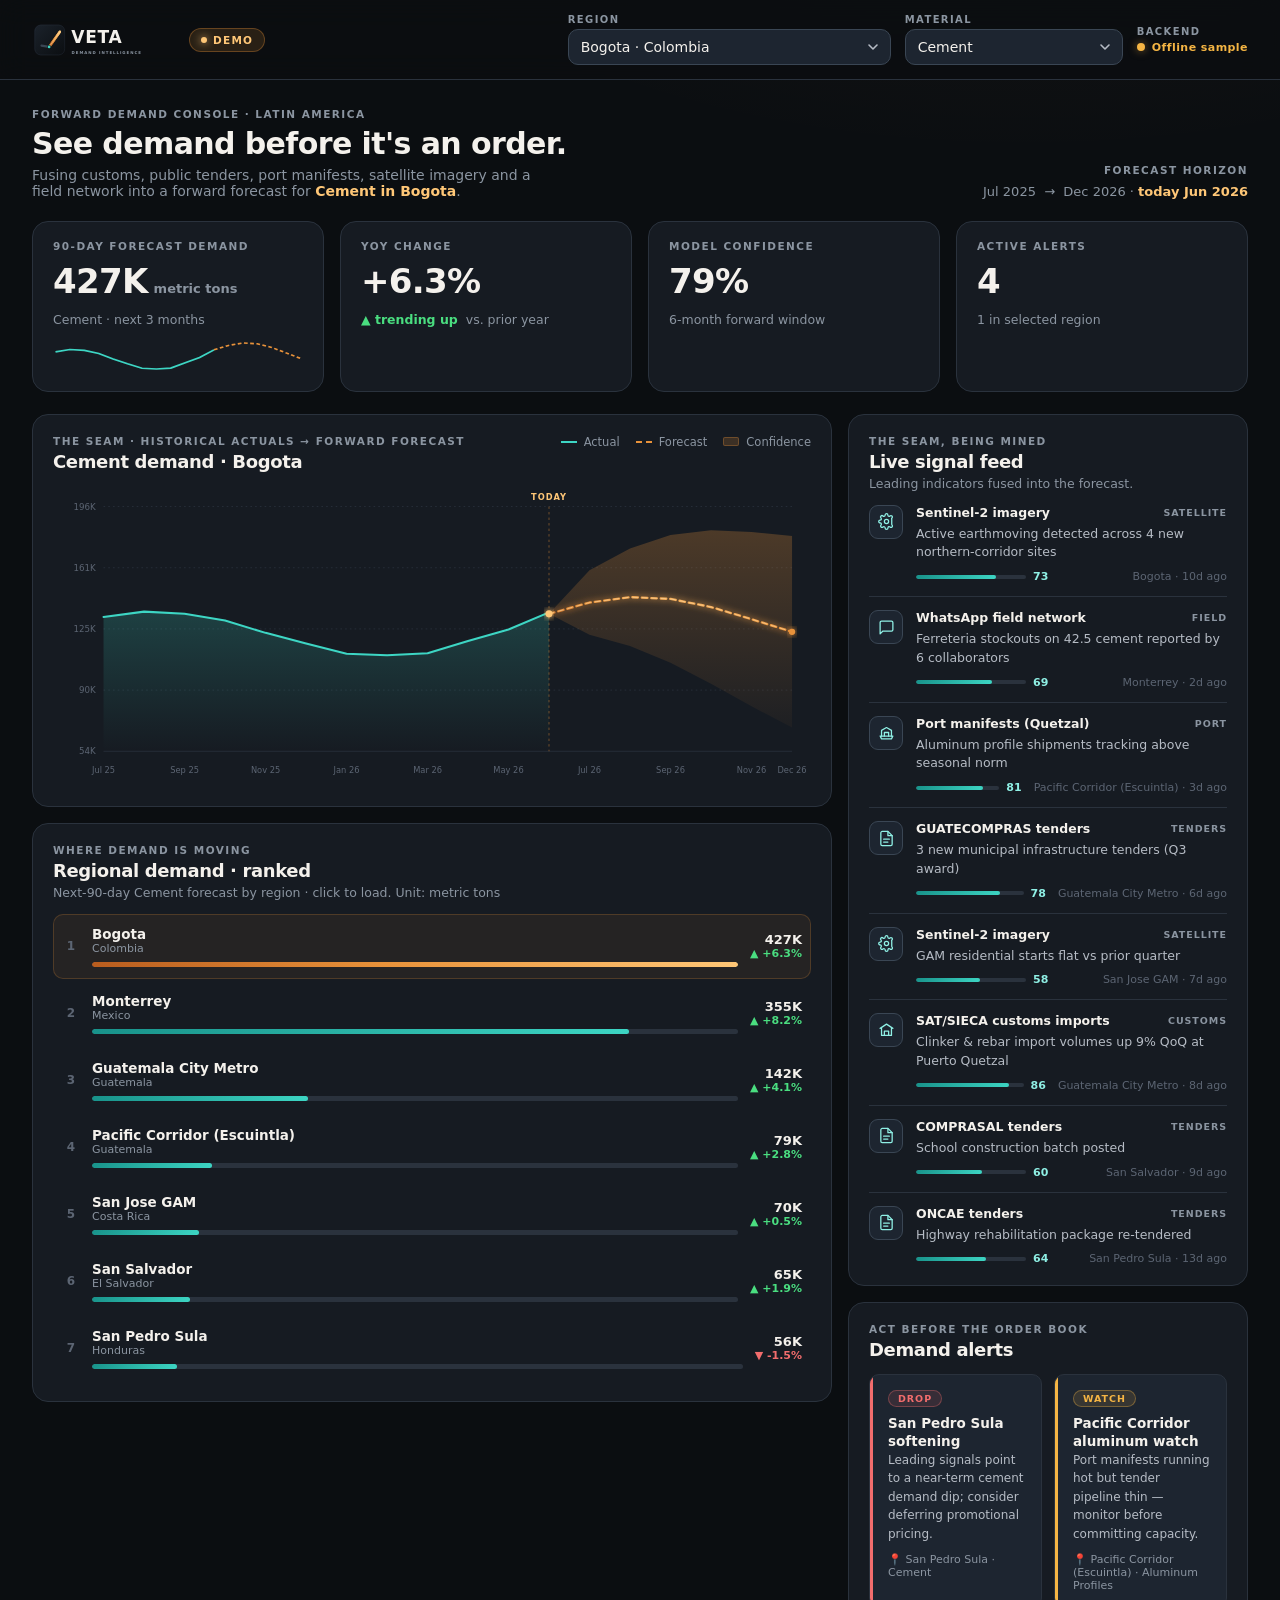
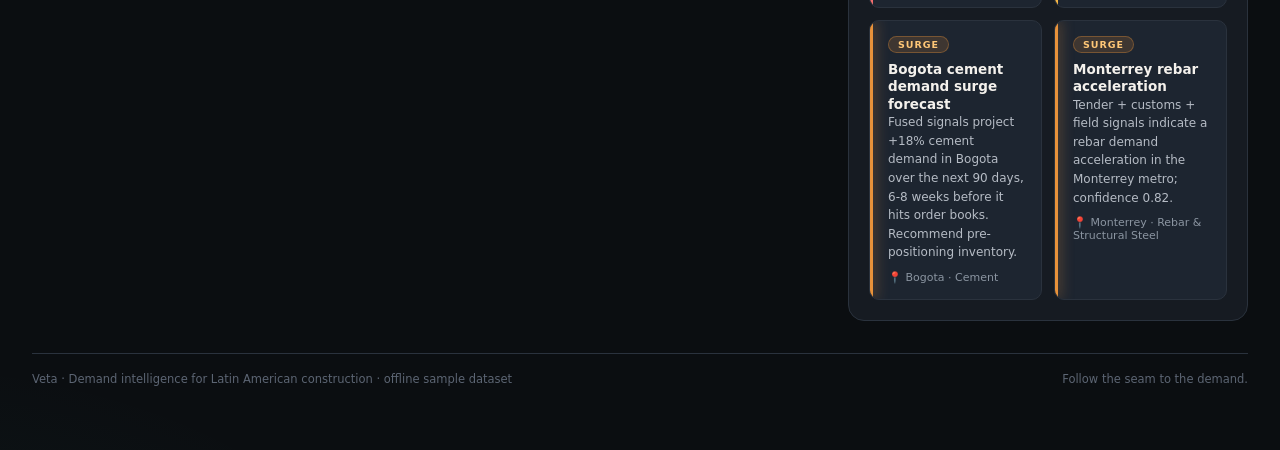
<file: app/index.html>
<!doctype html>
<html lang="en">
<head>
  <meta charset="utf-8" />
  <meta name="viewport" content="width=device-width, initial-scale=1" />
  <title>Veta — Demand Intelligence Console</title>
  <meta name="description" content="See demand before it's an order. Forward demand forecasts for Latin American building-materials manufacturers." />
  <link rel="stylesheet" href="../assets/tokens.css" />
  <link rel="stylesheet" href="../assets/components.css" />
  <style>
    /* ============================================================
       VETA CONSOLE — app-specific layout built on the design library
       ============================================================ */
    html, body { margin: 0; padding: 0; }
    html, body { overflow-x: hidden; max-width: 100%; }
    body {
      font-family: var(--veta-font-sans);
      background:
        radial-gradient(1200px 600px at 80% -10%, rgba(232,146,58,0.06), transparent 60%),
        radial-gradient(900px 500px at -10% 110%, rgba(61,214,196,0.05), transparent 60%),
        var(--veta-obsidian);
      color: var(--veta-text);
      min-height: 100vh;
      -webkit-font-smoothing: antialiased;
      text-rendering: optimizeLegibility;
    }
    *, *::before, *::after { box-sizing: border-box; }
    a { color: inherit; }

    .app {
      max-width: 1320px;
      margin-inline: auto;
      padding: 0 clamp(16px, 3vw, 32px) 64px;
    }

    /* ---------- Top bar ---------- */
    .topbar {
      position: sticky;
      top: 0;
      z-index: 30;
      display: flex;
      align-items: center;
      gap: var(--veta-space-5);
      padding: 14px clamp(16px, 3vw, 32px);
      background: rgba(11,14,17,0.82);
      backdrop-filter: blur(14px);
      -webkit-backdrop-filter: blur(14px);
      border-bottom: 1px solid var(--veta-strata);
    }
    .topbar__brand { display: inline-flex; align-items: center; gap: 12px; flex-shrink: 0; }
    .topbar__brand svg { display: block; height: 38px; width: auto; }
    .topbar__spacer { flex: 1 1 auto; }

    .controls { display: flex; align-items: center; gap: 14px; flex-wrap: wrap; }
    .field { display: flex; flex-direction: column; gap: 4px; }
    .field__label {
      font-size: 10px; font-weight: 600; letter-spacing: var(--veta-track-label);
      text-transform: uppercase; color: var(--veta-text-dim);
    }
    .select {
      appearance: none; -webkit-appearance: none;
      background: var(--veta-graphite-2);
      color: var(--veta-text);
      border: 1px solid var(--veta-strata-2);
      border-radius: var(--veta-radius-md);
      padding: 9px 34px 9px 12px;
      font-family: inherit; font-size: var(--veta-text-sm); font-weight: 500;
      cursor: pointer;
      background-image: url("data:image/svg+xml,%3Csvg xmlns='http://www.w3.org/2000/svg' width='12' height='12' viewBox='0 0 12 12'%3E%3Cpath d='M2 4l4 4 4-4' stroke='%23B6BCC5' stroke-width='1.6' fill='none' stroke-linecap='round' stroke-linejoin='round'/%3E%3C/svg%3E");
      background-repeat: no-repeat;
      background-position: right 11px center;
      transition: border-color var(--veta-dur-base) var(--veta-ease), box-shadow var(--veta-dur-base) var(--veta-ease);
      min-width: 168px;
    }
    .select:hover { border-color: var(--veta-copper); }
    .select:focus-visible { outline: none; border-color: var(--veta-copper); box-shadow: var(--veta-glow-seam); }

    .demo-badge {
      display: inline-flex; align-items: center; gap: 6px;
      padding: 5px 11px; border-radius: var(--veta-radius-pill);
      font-size: 10.5px; font-weight: 700; letter-spacing: 0.12em; text-transform: uppercase;
      background: rgba(232,146,58,0.14); color: var(--veta-amber);
      border: 1px solid rgba(232,146,58,0.32);
    }
    .demo-badge::before { content:""; width:6px; height:6px; border-radius:50%; background: var(--veta-amber); box-shadow: 0 0 8px var(--veta-amber); }

    .conn {
      display: inline-flex; align-items: center; gap: 7px;
      font-size: 11px; font-weight: 600; letter-spacing: 0.04em; color: var(--veta-text-dim);
      white-space: nowrap;
    }
    .conn__dot { width: 8px; height: 8px; border-radius: 50%; background: var(--veta-text-faint); transition: background var(--veta-dur-base); }
    .conn--live .conn__dot { background: var(--veta-teal); box-shadow: 0 0 10px rgba(61,214,196,0.7); animation: pulse 2.4s var(--veta-ease) infinite; }
    .conn--live { color: var(--veta-teal-soft); }
    .conn--offline .conn__dot { background: var(--veta-warn); box-shadow: 0 0 8px rgba(245,181,68,0.5); }
    .conn--offline { color: var(--veta-warn); }
    @keyframes pulse { 0%,100% { opacity: 1; } 50% { opacity: 0.35; } }

    /* ---------- Page intro ---------- */
    .intro {
      display: flex; align-items: flex-end; justify-content: space-between;
      gap: 24px; flex-wrap: wrap;
      padding: 28px 0 22px;
    }
    .intro__title { font-size: clamp(22px, 3vw, 30px); font-weight: 800; letter-spacing: var(--veta-track-tight); margin: 6px 0 0; }
    .intro__sub { color: var(--veta-text-dim); font-size: var(--veta-text-sm); margin: 6px 0 0; max-width: 56ch; }
    .intro__scope { color: var(--veta-amber); font-weight: 600; }

    /* ---------- KPI row ---------- */
    .kpis { display: grid; gap: 16px; grid-template-columns: repeat(4, 1fr); margin-bottom: 22px; }
    .kpi {
      position: relative; overflow: hidden;
      background: var(--veta-graphite);
      border: 1px solid var(--veta-strata);
      border-radius: var(--veta-radius-lg);
      padding: 18px 20px 20px;
      transition: border-color var(--veta-dur-base) var(--veta-ease), transform var(--veta-dur-base) var(--veta-ease-out);
    }
    .kpi::before {
      content:""; position:absolute; inset: 0 0 auto 0; height: 2px;
      background: var(--veta-seam); opacity: 0; transition: opacity var(--veta-dur-base);
    }
    .kpi:hover { border-color: var(--veta-strata-2); transform: translateY(-2px); }
    .kpi:hover::before { opacity: 0.9; }
    .kpi__label { font-size: 10.5px; font-weight: 600; letter-spacing: var(--veta-track-label); text-transform: uppercase; color: var(--veta-text-dim); margin: 0; }
    .kpi__value { font-size: clamp(26px, 3.4vw, 34px); font-weight: 800; letter-spacing: var(--veta-track-tight); line-height: 1.05; margin: 12px 0 0; font-variant-numeric: tabular-nums; }
    .kpi__unit { font-size: 13px; font-weight: 600; color: var(--veta-text-dim); margin-left: 6px; letter-spacing: 0; }
    .kpi__foot { display: flex; align-items: center; gap: 8px; margin-top: 12px; font-size: 12.5px; font-weight: 600; font-variant-numeric: tabular-nums; }
    .kpi__delta--up { color: var(--veta-success); }
    .kpi__delta--down { color: var(--veta-danger); }
    .kpi__delta--flat { color: var(--veta-text-dim); }
    .kpi__note { color: var(--veta-text-dim); font-weight: 500; }
    .kpi__spark { margin-top: 14px; display: block; width: 100%; height: 30px; }

    /* ---------- Main grid ---------- */
    .main-grid { display: grid; gap: 16px; grid-template-columns: 2fr 1fr; align-items: start; }
    .col-stack { display: flex; flex-direction: column; gap: 16px; }

    .panel {
      background: var(--veta-graphite);
      border: 1px solid var(--veta-strata);
      border-radius: var(--veta-radius-lg);
      padding: 20px;
    }
    .panel__head { display: flex; align-items: flex-start; justify-content: space-between; gap: 16px; margin-bottom: 14px; }
    .panel__title { font-size: var(--veta-text-md); font-weight: 700; letter-spacing: var(--veta-track-tight); margin: 0; }
    .panel__kicker { font-size: 10.5px; font-weight: 600; letter-spacing: var(--veta-track-label); text-transform: uppercase; color: var(--veta-text-dim); margin: 0 0 4px; }
    .panel__sub { font-size: 12.5px; color: var(--veta-text-dim); margin: 4px 0 0; }

    /* ---------- Hero chart ---------- */
    .chart-legend { display: flex; gap: 16px; flex-wrap: wrap; font-size: 11.5px; color: var(--veta-text-dim); }
    .chart-legend span { display: inline-flex; align-items: center; gap: 7px; }
    .chart-legend i { width: 16px; height: 0; border-top-width: 2px; border-top-style: solid; display: inline-block; }
    .chart-legend i.dash { border-top-style: dashed; }
    .chart-legend .swatch-band { width: 16px; height: 9px; border-radius: 2px; }

    .hero-chart-wrap { position: relative; width: 100%; }
    .hero-chart-wrap svg { display: block; width: 100%; height: auto; }
    .chart-tip {
      position: absolute; left: 0; top: 0; pointer-events: none; opacity: 0;
      transform: translate(-50%, -110%);
      background: rgba(13,17,23,0.96);
      border: 1px solid var(--veta-strata-2);
      border-radius: var(--veta-radius-md);
      padding: 9px 11px; min-width: 130px;
      box-shadow: var(--veta-shadow-md);
      transition: opacity var(--veta-dur-fast) var(--veta-ease);
      z-index: 5;
    }
    .chart-tip__period { font-size: 10.5px; letter-spacing: 0.08em; text-transform: uppercase; color: var(--veta-text-dim); }
    .chart-tip__row { display: flex; align-items: center; justify-content: space-between; gap: 14px; margin-top: 5px; font-size: 12.5px; font-variant-numeric: tabular-nums; }
    .chart-tip__row b { font-weight: 700; }

    /* ---------- Regional panel ---------- */
    .region-list { display: flex; flex-direction: column; gap: 2px; }
    .region-row {
      display: grid; grid-template-columns: 18px 1fr auto; align-items: center; gap: 12px;
      padding: 11px 8px; border-radius: var(--veta-radius-md);
      cursor: pointer; transition: background var(--veta-dur-fast) var(--veta-ease);
      border: 1px solid transparent;
    }
    .region-row:hover { background: rgba(255,255,255,0.025); }
    .region-row--active { background: rgba(232,146,58,0.07); border-color: rgba(232,146,58,0.22); }
    .region-rank { font-size: 12px; font-weight: 700; color: var(--veta-text-faint); font-variant-numeric: tabular-nums; text-align: center; }
    .region-main { min-width: 0; }
    .region-name { font-size: 13.5px; font-weight: 600; color: var(--veta-text); white-space: nowrap; overflow: hidden; text-overflow: ellipsis; }
    .region-country { font-size: 11px; color: var(--veta-text-dim); }
    .region-bar { height: 5px; border-radius: 3px; background: var(--veta-strata); margin-top: 7px; overflow: hidden; }
    .region-bar__fill { height: 100%; border-radius: 3px; background: var(--veta-signal); }
    .region-row--active .region-bar__fill { background: var(--veta-seam); }
    .region-fig { text-align: right; }
    .region-vol { font-size: 13px; font-weight: 700; font-variant-numeric: tabular-nums; }
    .region-yoy { font-size: 11px; font-weight: 600; font-variant-numeric: tabular-nums; }
    .yoy-up { color: var(--veta-success); } .yoy-down { color: var(--veta-danger); } .yoy-flat { color: var(--veta-text-dim); }

    /* ---------- Signal feed ---------- */
    .signal-item { display: flex; gap: 13px; padding: 13px 0; border-bottom: 1px solid var(--veta-strata); }
    .signal-item:last-child { border-bottom: 0; padding-bottom: 0; }
    .signal-item:first-child { padding-top: 0; }
    .signal-icon {
      flex-shrink: 0; width: 34px; height: 34px; border-radius: 9px;
      display: grid; place-items: center;
      background: var(--veta-graphite-2); border: 1px solid var(--veta-strata-2);
      color: var(--veta-teal-soft);
    }
    .signal-icon svg { width: 17px; height: 17px; display: block; }
    .signal-body { min-width: 0; flex: 1; }
    .signal-top { display: flex; align-items: center; justify-content: space-between; gap: 10px; }
    .signal-source { font-size: 12.5px; font-weight: 700; color: var(--veta-text); }
    .signal-type { font-size: 9.5px; font-weight: 700; letter-spacing: 0.1em; text-transform: uppercase; color: var(--veta-text-dim); }
    .signal-desc { font-size: 12.5px; color: var(--veta-text-muted); margin: 5px 0 0; line-height: 1.5; }
    .signal-meta { display: flex; align-items: center; gap: 12px; margin-top: 8px; }
    .signal-strength { display: flex; align-items: center; gap: 7px; flex: 1; }
    .strength-track { flex: 1; max-width: 110px; height: 4px; border-radius: 2px; background: var(--veta-strata); overflow: hidden; }
    .strength-fill { height: 100%; border-radius: 2px; background: var(--veta-signal); }
    .strength-val { font-size: 11px; font-weight: 700; color: var(--veta-teal-soft); font-variant-numeric: tabular-nums; }
    .signal-date { font-size: 11px; color: var(--veta-text-faint); font-variant-numeric: tabular-nums; }

    /* ---------- Alerts ---------- */
    .alert-grid { display: grid; gap: 12px; grid-template-columns: repeat(2, 1fr); }
    .alert-card {
      position: relative; overflow: hidden;
      background: var(--veta-graphite-2);
      border: 1px solid var(--veta-strata);
      border-radius: var(--veta-radius-md);
      padding: 15px 16px 15px 18px;
    }
    .alert-card::before { content:""; position:absolute; inset: 0 auto 0 0; width: 3px; }
    .alert-card--surge::before { background: var(--veta-copper); box-shadow: 0 0 14px 1px rgba(232,146,58,0.5); }
    .alert-card--drop::before  { background: var(--veta-danger); }
    .alert-card--watch::before { background: var(--veta-warn); }
    .alert-head { display: flex; align-items: center; gap: 9px; margin-bottom: 8px; }
    .alert-title { font-size: 13.5px; font-weight: 700; color: var(--veta-text); line-height: 1.3; }
    .alert-body { font-size: 12px; color: var(--veta-text-muted); line-height: 1.55; margin: 0; }
    .alert-tag { display: inline-flex; align-items: center; gap: 5px; padding: 2px 9px; border-radius: var(--veta-radius-pill); font-size: 9.5px; font-weight: 700; letter-spacing: 0.1em; text-transform: uppercase; flex-shrink: 0; }
    .alert-tag--surge { background: rgba(232,146,58,0.16); color: var(--veta-amber); border: 1px solid rgba(232,146,58,0.34); }
    .alert-tag--drop  { background: var(--veta-danger-bg); color: var(--veta-danger); border: 1px solid rgba(242,109,109,0.34); }
    .alert-tag--watch { background: var(--veta-warn-bg); color: var(--veta-warn); border: 1px solid rgba(245,181,68,0.34); }
    .alert-loc { font-size: 11px; color: var(--veta-text-dim); margin-top: 9px; display: flex; align-items: center; gap: 6px; }

    /* ---------- Loading / states ---------- */
    .skeleton { background: linear-gradient(90deg, var(--veta-graphite-2) 25%, var(--veta-strata) 37%, var(--veta-graphite-2) 63%); background-size: 400% 100%; animation: shimmer 1.4s ease infinite; border-radius: var(--veta-radius-sm); }
    @keyframes shimmer { 0% { background-position: 100% 0; } 100% { background-position: -100% 0; } }
    .is-loading .kpi__value, .is-loading .kpi__foot { visibility: hidden; }

    .empty { color: var(--veta-text-dim); font-size: 13px; text-align: center; padding: 24px; }

    /* ---------- Footer ---------- */
    .app-foot { margin-top: 32px; padding-top: 18px; border-top: 1px solid var(--veta-strata); display: flex; align-items: center; justify-content: space-between; gap: 16px; flex-wrap: wrap; font-size: 11.5px; color: var(--veta-text-faint); }
    .app-foot a { color: var(--veta-text-dim); text-decoration: none; }
    .app-foot a:hover { color: var(--veta-amber); }

    /* ---------- Responsive ---------- */
    @media (max-width: 1080px) {
      .main-grid { grid-template-columns: 1fr; }
      .kpis { grid-template-columns: repeat(2, 1fr); }
    }
    @media (max-width: 720px) {
      .topbar { flex-wrap: wrap; gap: 12px; }
      .topbar__spacer { display: none; }
      .controls { width: 100%; }
      .select { flex: 1; min-width: 0; }
      .kpis { grid-template-columns: 1fr 1fr; gap: 12px; }
      .alert-grid { grid-template-columns: 1fr; }
      .intro { padding-top: 22px; }
    }
    @media (max-width: 460px) {
      .kpis { grid-template-columns: 1fr; }
    }
    :focus-visible { outline: 2px solid var(--veta-amber); outline-offset: 2px; border-radius: var(--veta-radius-sm); }
  </style>
</head>
<body>

  <!-- ================= TOP BAR ================= -->
  <header class="topbar">
    <a class="topbar__brand" href="../index.html" aria-label="Veta home">
      <svg viewBox="0 0 420 120" role="img" aria-label="Veta">
        <defs>
          <linearGradient id="tb-seam" x1="0" y1="1" x2="1" y2="0">
            <stop offset="0" stop-color="#B85C1E"/><stop offset="0.45" stop-color="#E8923A"/><stop offset="1" stop-color="#FFC777"/>
          </linearGradient>
          <linearGradient id="tb-rock" x1="0" y1="0" x2="1" y2="1">
            <stop offset="0" stop-color="#1B222B"/><stop offset="1" stop-color="#0B0E11"/>
          </linearGradient>
          <filter id="tb-glow" x="-50%" y="-50%" width="200%" height="200%">
            <feGaussianBlur stdDeviation="2.2" result="b"/><feMerge><feMergeNode in="b"/><feMergeNode in="SourceGraphic"/></feMerge>
          </filter>
        </defs>
        <g transform="translate(8,12)">
          <rect x="0" y="0" width="96" height="96" rx="20" fill="url(#tb-rock)"/>
          <rect x="0.75" y="0.75" width="94.5" height="94.5" rx="19.25" fill="none" stroke="#2A323D" stroke-width="1.25"/>
          <path d="M22 66 L46 70" fill="none" stroke="#3A4654" stroke-width="7" stroke-linecap="round" stroke-linejoin="round"/>
          <g filter="url(#tb-glow)"><path d="M46 70 L80 22" stroke="url(#tb-seam)" stroke-width="7.4" stroke-linecap="round" stroke-linejoin="round" fill="none"/></g>
          <path d="M46 70 L80 22" stroke="#FFE0AE" stroke-width="1.8" stroke-linecap="round" fill="none" opacity="0.85"/>
          <circle cx="46" cy="70" r="6" fill="#0B0E11"/><circle cx="46" cy="70" r="4.4" fill="#3DD6C4"/>
        </g>
        <text x="124" y="68" font-family="system-ui,-apple-system,'Segoe UI',Roboto,sans-serif" font-size="54" font-weight="800" letter-spacing="2" fill="#F4F1EC">VETA</text>
        <line x1="125" y1="86" x2="300" y2="86" stroke="url(#tb-seam)" stroke-width="2" stroke-linecap="round"/>
        <text x="125" y="104" font-family="system-ui,-apple-system,'Segoe UI',Roboto,sans-serif" font-size="12.5" font-weight="600" letter-spacing="3" fill="#8B95A1">DEMAND INTELLIGENCE</text>
      </svg>
    </a>

    <span class="demo-badge">Demo</span>

    <div class="topbar__spacer"></div>

    <div class="controls">
      <div class="field">
        <label class="field__label" for="sel-region">Region</label>
        <select id="sel-region" class="select" aria-label="Select region"></select>
      </div>
      <div class="field">
        <label class="field__label" for="sel-material">Material</label>
        <select id="sel-material" class="select" aria-label="Select material"></select>
      </div>
      <div class="field">
        <span class="field__label">Backend</span>
        <span id="conn" class="conn conn--loading" title="Supabase connection status">
          <span class="conn__dot"></span><span id="conn-text">Connecting…</span>
        </span>
      </div>
    </div>
  </header>

  <main class="app" id="app">

    <!-- ================= INTRO ================= -->
    <section class="intro">
      <div>
        <p class="panel__kicker" style="margin:0;">Forward demand console · Latin America</p>
        <h1 class="intro__title">See demand before it's an order.</h1>
        <p class="intro__sub" id="intro-sub">Fusing customs, public tenders, port manifests, satellite imagery and a field network into a forward forecast for <span class="intro__scope" id="scope-label">—</span>.</p>
      </div>
      <div style="text-align:right;">
        <span class="panel__kicker" style="justify-content:flex-end;">Forecast horizon</span>
        <div style="font-size:13px; color:var(--veta-text-dim); margin-top:6px; font-variant-numeric:tabular-nums;">Jul 2025 &nbsp;→&nbsp; Dec 2026 · <span style="color:var(--veta-amber); font-weight:600;">today Jun 2026</span></div>
      </div>
    </section>

    <!-- ================= KPI ROW ================= -->
    <section class="kpis is-loading" id="kpis">
      <div class="kpi">
        <p class="kpi__label">90-Day Forecast Demand</p>
        <div class="kpi__value" id="kpi-demand">—</div>
        <div class="kpi__foot"><span class="kpi__note" id="kpi-demand-note">selected material</span></div>
        <svg class="kpi__spark" id="kpi-spark" viewBox="0 0 200 30" preserveAspectRatio="none" aria-hidden="true"></svg>
      </div>
      <div class="kpi">
        <p class="kpi__label">YoY Change</p>
        <div class="kpi__value" id="kpi-yoy">—</div>
        <div class="kpi__foot"><span id="kpi-yoy-delta">—</span> <span class="kpi__note">vs. prior year</span></div>
      </div>
      <div class="kpi">
        <p class="kpi__label">Model Confidence</p>
        <div class="kpi__value" id="kpi-conf">—</div>
        <div class="kpi__foot"><span class="kpi__note" id="kpi-conf-note">forward window</span></div>
      </div>
      <div class="kpi">
        <p class="kpi__label">Active Alerts</p>
        <div class="kpi__value" id="kpi-alerts">—</div>
        <div class="kpi__foot"><span class="kpi__note" id="kpi-alerts-note">across coverage</span></div>
      </div>
    </section>

    <!-- ================= MAIN GRID ================= -->
    <div class="main-grid">

      <!-- LEFT COLUMN -->
      <div class="col-stack">

        <!-- HERO CHART -->
        <section class="panel" id="hero-panel">
          <div class="panel__head">
            <div>
              <p class="panel__kicker">The seam · historical actuals → forward forecast</p>
              <h2 class="panel__title" id="hero-title">Demand forecast</h2>
            </div>
            <div class="chart-legend">
              <span><i style="border-top-color:var(--veta-teal);"></i> Actual</span>
              <span><i class="dash" style="border-top-color:var(--veta-copper);"></i> Forecast</span>
              <span><span class="swatch-band" style="background:rgba(232,146,58,0.18); border:1px solid rgba(232,146,58,0.3);"></span> Confidence</span>
            </div>
          </div>
          <div class="hero-chart-wrap" id="hero-wrap">
            <svg id="hero-chart" viewBox="0 0 960 380" preserveAspectRatio="xMidYMid meet" role="img" aria-label="Demand forecast time series"></svg>
            <div class="chart-tip" id="chart-tip"></div>
          </div>
        </section>

        <!-- REGIONAL PANEL -->
        <section class="panel">
          <div class="panel__head">
            <div>
              <p class="panel__kicker">Where demand is moving</p>
              <h2 class="panel__title">Regional demand · ranked</h2>
              <p class="panel__sub" id="region-sub">Next-90-day forecast by region for the selected material. Click a region to load it.</p>
            </div>
          </div>
          <div class="region-list" id="region-list"></div>
        </section>

      </div>

      <!-- RIGHT COLUMN -->
      <div class="col-stack">

        <!-- SIGNAL FEED -->
        <section class="panel">
          <div class="panel__head">
            <div>
              <p class="panel__kicker">The seam, being mined</p>
              <h2 class="panel__title">Live signal feed</h2>
              <p class="panel__sub">Leading indicators fused into the forecast.</p>
            </div>
          </div>
          <div id="signal-feed"></div>
        </section>

        <!-- ALERTS -->
        <section class="panel">
          <div class="panel__head">
            <div>
              <p class="panel__kicker">Act before the order book</p>
              <h2 class="panel__title">Demand alerts</h2>
            </div>
          </div>
          <div class="alert-grid" id="alert-grid"></div>
        </section>

      </div>
    </div>

    <footer class="app-foot">
      <span>Veta · Demand intelligence for Latin American construction · <span id="foot-source">live data</span></span>
      <span>Follow the seam to the demand.</span>
    </footer>
  </main>

  <script>
  (function () {
    "use strict";

    // ============================================================
    // CONFIG
    // ============================================================
    var BASE = "https://iepbqdktzgrrkajnyxyz.supabase.co";
    var KEY  = "sb_publishable_d5GgiRLBgj1xPykGmomrjQ_zew8CAhG";
    var HEADERS = { apikey: KEY, Authorization: "Bearer " + KEY };
    var TODAY = "2026-06-01"; // "today" marker == last month with an actual

    // ============================================================
    // EMBEDDED FALLBACK SAMPLE (used only if Supabase is unreachable)
    // A trimmed, realistic slice so the dashboard always renders.
    // ============================================================
    var SAMPLE = buildSample();

    // ============================================================
    // STATE
    // ============================================================
    var DATA = { regions: [], materials: [], forecasts: [], signals: [], alerts: [] };
    var state = { region: "co-bog", material: "cement", offline: false };

    // ============================================================
    // FETCH HELPERS
    // ============================================================
    function q(table, params) {
      var url = BASE + "/rest/v1/" + table + "?select=*" + (params ? "&" + params : "");
      return fetch(url, { headers: HEADERS }).then(function (r) {
        if (!r.ok) throw new Error(table + " " + r.status);
        return r.json();
      });
    }

    function loadAll() {
      return Promise.all([
        q("veta_regions", "order=region_name.asc"),
        q("veta_materials", "order=id.asc"),
        q("veta_demand_forecasts", "order=period.asc"),
        q("veta_signals", "order=signal_date.desc"),
        q("veta_alerts", "order=created_at.desc")
      ]).then(function (res) {
        DATA.regions = res[0]; DATA.materials = res[1]; DATA.forecasts = res[2];
        DATA.signals = res[3]; DATA.alerts = res[4];
        if (!DATA.regions.length || !DATA.forecasts.length) throw new Error("empty");
        state.offline = false;
      });
    }

    function useSample() {
      DATA = SAMPLE;
      state.offline = true;
    }

    // ============================================================
    // UTIL
    // ============================================================
    // HTML-escape any backend-derived string before it enters an innerHTML sink.
    var esc = function (s) {
      return String(s == null ? "" : s).replace(/[&<>"']/g, function (c) {
        return { "&": "&amp;", "<": "&lt;", ">": "&gt;", '"': "&quot;", "'": "&#39;" }[c];
      });
    };
    function regionById(id) { return DATA.regions.find(function (r) { return r.id === id; }) || {}; }
    function materialById(id) { return DATA.materials.find(function (m) { return m.id === id; }) || {}; }

    function seriesFor(regionId, materialId) {
      return DATA.forecasts
        .filter(function (f) { return f.region_id === regionId && f.material_id === materialId; })
        .slice()
        .sort(function (a, b) { return a.period < b.period ? -1 : 1; });
    }

    // sum of next N forward (actual_volume === null) forecast months
    function next90(regionId, materialId) {
      var s = seriesFor(regionId, materialId).filter(function (f) { return f.actual_volume == null; });
      var pts = s.slice(0, 3); // 3 forward months ≈ 90 days
      return pts.reduce(function (acc, f) { return acc + (f.forecast_volume || 0); }, 0);
    }

    function fmtNum(n) {
      if (n == null || isNaN(n)) return "—";
      if (Math.abs(n) >= 1e6) return (n / 1e6).toFixed(2) + "M";
      if (Math.abs(n) >= 1e3) return (n / 1e3).toFixed(n >= 1e4 ? 0 : 1) + "K";
      return Math.round(n).toLocaleString();
    }
    function fmtFull(n) { return n == null ? "—" : Math.round(n).toLocaleString(); }
    function fmtPct(x) { if (x == null) return "—"; return (x >= 0 ? "+" : "") + (x * 100).toFixed(1) + "%"; }
    function monthLabel(period) {
      var d = new Date(period + "T00:00:00");
      return d.toLocaleDateString("en-US", { month: "short", year: "2-digit" });
    }
    function monthShort(period) {
      var d = new Date(period + "T00:00:00");
      return d.toLocaleDateString("en-US", { month: "short" });
    }
    function timeAgo(dateStr) {
      var d = new Date(dateStr);
      var days = Math.round((new Date("2026-06-28") - d) / 86400000);
      if (days <= 0) return "today";
      if (days === 1) return "1d ago";
      if (days < 30) return days + "d ago";
      return Math.round(days / 30) + "mo ago";
    }

    // ============================================================
    // RENDER: controls
    // ============================================================
    function renderControls() {
      var rSel = document.getElementById("sel-region");
      var mSel = document.getElementById("sel-material");
      rSel.innerHTML = DATA.regions.map(function (r) {
        return '<option value="' + esc(r.id) + '">' + esc(r.region_name) + " · " + esc(r.country) + "</option>";
      }).join("");
      mSel.innerHTML = DATA.materials.map(function (m) {
        return '<option value="' + esc(m.id) + '">' + esc(m.name) + "</option>";
      }).join("");
      if (!regionById(state.region).id) state.region = DATA.regions[0].id;
      if (!materialById(state.material).id) state.material = DATA.materials[0].id;
      rSel.value = state.region;
      mSel.value = state.material;
      rSel.onchange = function () { state.region = this.value; renderAll(); };
      mSel.onchange = function () { state.material = this.value; renderAll(); };
    }

    function renderConn() {
      var el = document.getElementById("conn");
      var txt = document.getElementById("conn-text");
      el.className = "conn " + (state.offline ? "conn--offline" : "conn--live");
      txt.textContent = state.offline ? "Offline sample" : "Live · Supabase";
      document.getElementById("foot-source").textContent = state.offline
        ? "offline sample dataset" : "live data · Supabase REST";
    }

    // ============================================================
    // RENDER: KPIs
    // ============================================================
    function renderKpis() {
      document.getElementById("kpis").classList.remove("is-loading");
      var mat = materialById(state.material);
      var s = seriesFor(state.region, state.material);
      var fwd = s.filter(function (f) { return f.actual_volume == null; });

      // 90-day forecast demand
      var demand = next90(state.region, state.material);
      document.getElementById("kpi-demand").innerHTML =
        fmtNum(demand) + '<span class="kpi__unit">' + esc(mat.unit || "") + "</span>";
      document.getElementById("kpi-demand-note").textContent = mat.name + " · next 3 months";

      // spark of full series forecast volume
      drawSpark(s);

      // YoY
      var yoy = fwd.length ? fwd[0].yoy_change : (s.length ? s[s.length - 1].yoy_change : null);
      document.getElementById("kpi-yoy").textContent = fmtPct(yoy);
      var dEl = document.getElementById("kpi-yoy-delta");
      var dir = yoy > 0.002 ? "up" : (yoy < -0.002 ? "down" : "flat");
      dEl.className = "kpi__delta--" + dir;
      dEl.textContent = dir === "up" ? "▲ trending up" : dir === "down" ? "▼ trending down" : "▬ flat";

      // Confidence — avg of forward window
      var conf = fwd.length ? fwd.reduce(function (a, f) { return a + (f.confidence || 0); }, 0) / fwd.length : null;
      document.getElementById("kpi-conf").textContent = conf == null ? "—" : Math.round(conf * 100) + "%";
      document.getElementById("kpi-conf-note").textContent = fwd.length + "-month forward window";

      // Alerts count (total active in coverage)
      var n = DATA.alerts.length;
      var regionAlerts = DATA.alerts.filter(function (a) { return a.region_id === state.region; }).length;
      document.getElementById("kpi-alerts").textContent = n;
      document.getElementById("kpi-alerts-note").textContent = regionAlerts + " in selected region";

      // scope label + hero title
      var reg = regionById(state.region);
      document.getElementById("scope-label").textContent = mat.name + " in " + reg.region_name;
      document.getElementById("hero-title").textContent = mat.name + " demand · " + reg.region_name;
    }

    function drawSpark(series) {
      var svg = document.getElementById("kpi-spark");
      if (!series.length) { svg.innerHTML = ""; return; }
      var vals = series.map(function (f) { return f.actual_volume != null ? f.actual_volume : f.forecast_volume; });
      var min = Math.min.apply(null, vals), max = Math.max.apply(null, vals);
      var W = 200, H = 30, pad = 2;
      var span = (max - min) || 1;
      var pts = vals.map(function (v, i) {
        var x = pad + (i / (vals.length - 1)) * (W - pad * 2);
        var y = H - pad - ((v - min) / span) * (H - pad * 2);
        return x.toFixed(1) + "," + y.toFixed(1);
      });
      // split actual vs forecast at the today index
      var splitIdx = series.findIndex(function (f) { return f.actual_volume == null; });
      if (splitIdx < 0) splitIdx = series.length;
      var actualPts = pts.slice(0, Math.max(splitIdx, 1));
      var fcPts = pts.slice(Math.max(splitIdx - 1, 0));
      svg.innerHTML =
        '<polyline fill="none" stroke="#3DD6C4" stroke-width="1.6" points="' + actualPts.join(" ") + '"/>' +
        '<polyline fill="none" stroke="#E8923A" stroke-width="1.6" stroke-dasharray="3 2" points="' + fcPts.join(" ") + '"/>';
    }

    // ============================================================
    // RENDER: HERO CHART (inline SVG, hand-rolled)
    // ============================================================
    function renderHero() {
      var svg = document.getElementById("hero-chart");
      var s = seriesFor(state.region, state.material);
      if (!s.length) { svg.innerHTML = '<text x="480" y="190" fill="#5C6573" text-anchor="middle" font-size="14">No data for this selection</text>'; return; }

      var W = 960, H = 380;
      var m = { t: 26, r: 24, b: 44, l: 64 };
      var iw = W - m.l - m.r, ih = H - m.t - m.b;

      var actuals = s.filter(function (f) { return f.actual_volume != null; });
      var forwards = s.filter(function (f) { return f.actual_volume == null; });

      // value range across actuals + forecasts (+confidence band)
      var allVals = [];
      s.forEach(function (f) {
        if (f.actual_volume != null) allVals.push(f.actual_volume);
        allVals.push(f.forecast_volume);
        // band uses confidence to widen
        var band = f.forecast_volume * (1 - (f.confidence != null ? f.confidence : 0.9)) * 1.4;
        allVals.push(f.forecast_volume + band);
        allVals.push(f.forecast_volume - band);
      });
      var minV = Math.min.apply(null, allVals), maxV = Math.max.apply(null, allVals);
      var padV = (maxV - minV) * 0.12 || 1;
      minV = Math.max(0, minV - padV); maxV = maxV + padV;

      function X(i) { return m.l + (s.length === 1 ? iw / 2 : (i / (s.length - 1)) * iw); }
      function Y(v) { return m.t + ih - ((v - minV) / (maxV - minV)) * ih; }

      var todayIdx = s.findIndex(function (f) { return f.period === TODAY; });
      if (todayIdx < 0) todayIdx = actuals.length - 1;

      var parts = [];

      // defs
      parts.push(
        '<defs>' +
          '<linearGradient id="hc-seam" x1="0" y1="1" x2="1" y2="0">' +
            '<stop offset="0" stop-color="#B85C1E"/><stop offset="0.5" stop-color="#E8923A"/><stop offset="1" stop-color="#FFC777"/>' +
          '</linearGradient>' +
          '<linearGradient id="hc-teal-fill" x1="0" y1="0" x2="0" y2="1">' +
            '<stop offset="0" stop-color="rgba(61,214,196,0.20)"/><stop offset="1" stop-color="rgba(61,214,196,0)"/>' +
          '</linearGradient>' +
          '<linearGradient id="hc-band" x1="0" y1="0" x2="0" y2="1">' +
            '<stop offset="0" stop-color="rgba(232,146,58,0.26)"/><stop offset="1" stop-color="rgba(232,146,58,0.04)"/>' +
          '</linearGradient>' +
          '<filter id="hc-glow" x="-20%" y="-40%" width="140%" height="180%">' +
            '<feGaussianBlur stdDeviation="4" result="b"/><feMerge><feMergeNode in="b"/><feMergeNode in="SourceGraphic"/></feMerge>' +
          '</filter>' +
        '</defs>'
      );

      // gridlines + y labels (5 ticks)
      for (var t = 0; t <= 4; t++) {
        var gv = minV + (t / 4) * (maxV - minV);
        var gy = Y(gv);
        parts.push('<line x1="' + m.l + '" y1="' + gy.toFixed(1) + '" x2="' + (W - m.r) + '" y2="' + gy.toFixed(1) + '" stroke="#2A323D" stroke-width="1" ' + (t === 0 ? '' : 'stroke-dasharray="2 4"') + '/>');
        parts.push('<text x="' + (m.l - 10) + '" y="' + (gy + 4).toFixed(1) + '" fill="#5C6573" font-size="11" text-anchor="end" font-family="system-ui">' + fmtNum(gv) + '</text>');
      }

      // x labels (every other month to avoid crowding)
      s.forEach(function (f, i) {
        if (i % 2 !== 0 && i !== s.length - 1) return;
        parts.push('<text x="' + X(i).toFixed(1) + '" y="' + (H - 16) + '" fill="#5C6573" font-size="10.5" text-anchor="middle" font-family="system-ui">' + monthLabel(f.period) + '</text>');
      });

      // ----- confidence band (forward only) -----
      var bandTop = [], bandBot = [];
      forwards.forEach(function (f) {
        var i = s.indexOf(f);
        var band = f.forecast_volume * (1 - (f.confidence != null ? f.confidence : 0.9)) * 1.4;
        bandTop.push(X(i).toFixed(1) + "," + Y(f.forecast_volume + band).toFixed(1));
        bandBot.push(X(i).toFixed(1) + "," + Y(f.forecast_volume - band).toFixed(1));
      });
      if (forwards.length) {
        // anchor band start at the today point
        var anchorX = X(todayIdx).toFixed(1), anchorY = Y(s[todayIdx].forecast_volume).toFixed(1);
        var bandPath = "M" + anchorX + "," + anchorY + " L" + bandTop.join(" L") + " L" + bandBot.reverse().join(" L") + " Z";
        parts.push('<path d="' + bandPath + '" fill="url(#hc-band)" stroke="none"/>');
      }

      // ----- actual area fill -----
      var actPts = actuals.map(function (f) { var i = s.indexOf(f); return X(i).toFixed(1) + "," + Y(f.actual_volume).toFixed(1); });
      if (actPts.length) {
        var areaPath = "M" + X(0).toFixed(1) + "," + Y(minV).toFixed(1) + " L" +
          actPts.join(" L") + " L" + X(actuals.length - 1).toFixed(1) + "," + Y(minV).toFixed(1) + " Z";
        parts.push('<path d="' + areaPath + '" fill="url(#hc-teal-fill)" stroke="none"/>');
      }

      // ----- actual line (TEAL, solid) -----
      parts.push('<polyline fill="none" stroke="#3DD6C4" stroke-width="2.6" stroke-linejoin="round" stroke-linecap="round" points="' + actPts.join(" ") + '"/>');

      // ----- forecast line (COPPER, dashed, glowing) — the seam -----
      var fcPts = [];
      // start from today point for continuity
      fcPts.push(X(todayIdx).toFixed(1) + "," + Y(s[todayIdx].forecast_volume != null ? s[todayIdx].forecast_volume : s[todayIdx].actual_volume).toFixed(1));
      forwards.forEach(function (f) { var i = s.indexOf(f); fcPts.push(X(i).toFixed(1) + "," + Y(f.forecast_volume).toFixed(1)); });
      if (fcPts.length > 1) {
        parts.push('<polyline fill="none" stroke="url(#hc-seam)" stroke-width="3" stroke-dasharray="7 5" stroke-linejoin="round" stroke-linecap="round" filter="url(#hc-glow)" points="' + fcPts.join(" ") + '"/>');
        parts.push('<polyline fill="none" stroke="#FFE0AE" stroke-width="1" stroke-dasharray="7 5" opacity="0.7" points="' + fcPts.join(" ") + '"/>');
      }

      // ----- TODAY marker -----
      var tx = X(todayIdx).toFixed(1);
      parts.push('<line x1="' + tx + '" y1="' + m.t + '" x2="' + tx + '" y2="' + (m.t + ih) + '" stroke="#E8923A" stroke-width="1" stroke-dasharray="3 4" opacity="0.55"/>');
      parts.push('<circle cx="' + tx + '" cy="' + Y(s[todayIdx].forecast_volume).toFixed(1) + '" r="4.5" fill="#FFC777" filter="url(#hc-glow)"/>');
      parts.push('<text x="' + tx + '" y="' + (m.t - 8) + '" fill="#FFC777" font-size="10.5" font-weight="700" text-anchor="middle" letter-spacing="1.2" font-family="system-ui">TODAY</text>');

      // ----- forecast endpoint glow dot -----
      if (forwards.length) {
        var last = forwards[forwards.length - 1];
        var li = s.indexOf(last);
        parts.push('<circle cx="' + X(li).toFixed(1) + '" cy="' + Y(last.forecast_volume).toFixed(1) + '" r="4" fill="#E8923A" filter="url(#hc-glow)"/>');
      }

      // ----- interactive hover dots (transparent hit targets) -----
      s.forEach(function (f, i) {
        var v = f.actual_volume != null ? f.actual_volume : f.forecast_volume;
        var cx = X(i).toFixed(1), cy = Y(v).toFixed(1);
        var isFwd = f.actual_volume == null;
        parts.push('<circle cx="' + cx + '" cy="' + cy + '" r="3" fill="' + (isFwd ? "#E8923A" : "#3DD6C4") + '" opacity="0.0" class="hc-dot"/>');
        parts.push('<rect class="hc-hit" data-i="' + i + '" x="' + (cx - 14) + '" y="' + m.t + '" width="28" height="' + ih + '" fill="transparent" style="cursor:crosshair"/>');
      });

      svg.innerHTML = parts.join("");

      // tooltip wiring
      var tip = document.getElementById("chart-tip");
      var wrap = document.getElementById("hero-wrap");
      var hits = svg.querySelectorAll(".hc-hit");
      hits.forEach(function (h) {
        h.addEventListener("mouseenter", function () {
          var i = +this.getAttribute("data-i");
          var f = s[i];
          var isFwd = f.actual_volume == null;
          var v = isFwd ? f.forecast_volume : f.actual_volume;
          // position relative to wrapper using svg coordinate -> pixel mapping
          var rect = svg.getBoundingClientRect();
          var scale = rect.width / W;
          var px = X(i) * scale;
          var py = Y(v) * scale;
          tip.style.left = px + "px";
          tip.style.top = py + "px";
          tip.innerHTML =
            '<div class="chart-tip__period">' + monthLabel(f.period) + (isFwd ? " · forecast" : " · actual") + '</div>' +
            '<div class="chart-tip__row"><span style="color:' + (isFwd ? "#FFC777" : "#8FF0E5") + '">' + (isFwd ? "Forecast" : "Actual") + '</span><b>' + fmtFull(v) + '</b></div>' +
            (isFwd ? '<div class="chart-tip__row"><span style="color:#8B95A1">Confidence</span><b>' + Math.round((f.confidence || 0) * 100) + '%</b></div>'
                   : '<div class="chart-tip__row"><span style="color:#8B95A1">Model</span><b>' + fmtFull(f.forecast_volume) + '</b></div>');
          tip.style.opacity = "1";
        });
        h.addEventListener("mouseleave", function () { tip.style.opacity = "0"; });
      });
      wrap.addEventListener("mouseleave", function () { tip.style.opacity = "0"; });
    }

    // ============================================================
    // RENDER: REGIONAL PANEL
    // ============================================================
    function renderRegions() {
      var list = document.getElementById("region-list");
      var mat = materialById(state.material);
      var rows = DATA.regions.map(function (r) {
        var s = seriesFor(r.id, state.material);
        var fwd = s.filter(function (f) { return f.actual_volume == null; }).slice(0, 3);
        var demand = fwd.reduce(function (a, f) { return a + (f.forecast_volume || 0); }, 0);
        var yoy = fwd.length ? fwd[0].yoy_change : (s.length ? s[s.length - 1].yoy_change : 0);
        return { r: r, demand: demand, yoy: yoy, series: s };
      }).filter(function (x) { return x.series.length; })
        .sort(function (a, b) { return b.demand - a.demand; });

      var maxD = rows.length ? rows[0].demand : 1;
      document.getElementById("region-sub").textContent =
        "Next-90-day " + mat.name + " forecast by region · click to load. Unit: " + (mat.unit || "");

      list.innerHTML = rows.map(function (x, idx) {
        var pct = maxD ? (x.demand / maxD) * 100 : 0;
        var ydir = x.yoy > 0.002 ? "up" : (x.yoy < -0.002 ? "down" : "flat");
        var active = x.r.id === state.region;
        return '' +
          '<div class="region-row' + (active ? " region-row--active" : "") + '" data-region="' + esc(x.r.id) + '" role="button" tabindex="0">' +
            '<div class="region-rank">' + (idx + 1) + '</div>' +
            '<div class="region-main">' +
              '<div class="region-name">' + esc(x.r.region_name) + '</div>' +
              '<div class="region-country">' + esc(x.r.country) + '</div>' +
              '<div class="region-bar"><div class="region-bar__fill" style="width:' + pct.toFixed(1) + '%"></div></div>' +
            '</div>' +
            '<div class="region-fig">' +
              '<div class="region-vol">' + fmtNum(x.demand) + '</div>' +
              '<div class="region-yoy yoy-' + ydir + '">' + (ydir === "up" ? "▲" : ydir === "down" ? "▼" : "▬") + " " + fmtPct(x.yoy) + '</div>' +
            '</div>' +
          '</div>';
      }).join("") || '<div class="empty">No regional data for this material.</div>';

      Array.prototype.forEach.call(list.querySelectorAll(".region-row"), function (el) {
        function go() { state.region = el.getAttribute("data-region"); document.getElementById("sel-region").value = state.region; renderAll(); }
        el.addEventListener("click", go);
        el.addEventListener("keydown", function (e) { if (e.key === "Enter" || e.key === " ") { e.preventDefault(); go(); } });
      });
    }

    // ============================================================
    // RENDER: SIGNAL FEED
    // ============================================================
    var SIGNAL_ICONS = {
      customs:  '<svg viewBox="0 0 24 24" fill="none" stroke="currentColor" stroke-width="1.8" stroke-linecap="round" stroke-linejoin="round"><path d="M3 9l9-6 9 6"/><path d="M5 9v10h14V9"/><path d="M9 19v-6h6v6"/></svg>',
      tenders:  '<svg viewBox="0 0 24 24" fill="none" stroke="currentColor" stroke-width="1.8" stroke-linecap="round" stroke-linejoin="round"><path d="M14 2H6a2 2 0 0 0-2 2v16a2 2 0 0 0 2 2h12a2 2 0 0 0 2-2V8z"/><path d="M14 2v6h6"/><path d="M8 13h8M8 17h6"/></svg>',
      port:     '<svg viewBox="0 0 24 24" fill="none" stroke="currentColor" stroke-width="1.8" stroke-linecap="round" stroke-linejoin="round"><path d="M3 17h18l-2 4H5z"/><path d="M5 17V9l7-4 7 4v8"/><path d="M9 17V12h6v5"/></svg>',
      satellite:'<svg viewBox="0 0 24 24" fill="none" stroke="currentColor" stroke-width="1.8" stroke-linecap="round" stroke-linejoin="round"><circle cx="12" cy="12" r="3"/><path d="M19.4 15a1.65 1.65 0 0 0 .33 1.82l.06.06a2 2 0 1 1-2.83 2.83l-.06-.06a1.65 1.65 0 0 0-1.82-.33 1.65 1.65 0 0 0-1 1.51V21a2 2 0 1 1-4 0v-.09A1.65 1.65 0 0 0 9 19.4a1.65 1.65 0 0 0-1.82.33l-.06.06a2 2 0 1 1-2.83-2.83l.06-.06A1.65 1.65 0 0 0 4.6 15a1.65 1.65 0 0 0-1.51-1H3a2 2 0 1 1 0-4h.09A1.65 1.65 0 0 0 4.6 9a1.65 1.65 0 0 0-.33-1.82l-.06-.06a2 2 0 1 1 2.83-2.83l.06.06A1.65 1.65 0 0 0 9 4.6a1.65 1.65 0 0 0 1-1.51V3a2 2 0 1 1 4 0v.09a1.65 1.65 0 0 0 1 1.51 1.65 1.65 0 0 0 1.82-.33l.06-.06a2 2 0 1 1 2.83 2.83l-.06.06A1.65 1.65 0 0 0 19.4 9z"/></svg>',
      field:    '<svg viewBox="0 0 24 24" fill="none" stroke="currentColor" stroke-width="1.8" stroke-linecap="round" stroke-linejoin="round"><path d="M21 15a2 2 0 0 1-2 2H7l-4 4V5a2 2 0 0 1 2-2h14a2 2 0 0 1 2 2z"/></svg>'
    };

    function renderSignals() {
      var feed = document.getElementById("signal-feed");
      // show region-relevant signals first, then global
      var sigs = DATA.signals.slice().sort(function (a, b) {
        var ar = a.region_id === state.region ? 0 : 1, br = b.region_id === state.region ? 0 : 1;
        if (ar !== br) return ar - br;
        return a.signal_date < b.signal_date ? 1 : -1;
      });
      feed.innerHTML = sigs.map(function (sig) {
        var reg = regionById(sig.region_id);
        var pct = Math.round((sig.signal_strength || 0) * 100);
        return '' +
          '<div class="signal-item">' +
            '<div class="signal-icon">' + (SIGNAL_ICONS[sig.source_type] || SIGNAL_ICONS.field) + '</div>' +
            '<div class="signal-body">' +
              '<div class="signal-top"><span class="signal-source">' + esc(sig.source_name) + '</span><span class="signal-type">' + esc(sig.source_type) + '</span></div>' +
              '<p class="signal-desc">' + esc(sig.description) + '</p>' +
              '<div class="signal-meta">' +
                '<div class="signal-strength"><div class="strength-track"><div class="strength-fill" style="width:' + pct + '%"></div></div><span class="strength-val">' + pct + '</span></div>' +
                '<span class="signal-date">' + (reg.region_name ? esc(reg.region_name) + " · " : "") + timeAgo(sig.signal_date) + '</span>' +
              '</div>' +
            '</div>' +
          '</div>';
      }).join("") || '<div class="empty">No active signals.</div>';
    }

    // ============================================================
    // RENDER: ALERTS
    // ============================================================
    function renderAlerts() {
      var grid = document.getElementById("alert-grid");
      var alerts = DATA.alerts.slice().sort(function (a, b) {
        var order = { surge: 0, drop: 1, watch: 2 };
        return (order[a.severity] || 3) - (order[b.severity] || 3);
      });
      grid.innerHTML = alerts.map(function (a) {
        var reg = regionById(a.region_id);
        var mat = materialById(a.material_id);
        return '' +
          '<div class="alert-card alert-card--' + esc(a.severity) + '">' +
            '<div class="alert-head">' +
              '<span class="alert-tag alert-tag--' + esc(a.severity) + '">' + esc(a.severity) + '</span>' +
            '</div>' +
            '<div class="alert-title">' + esc(a.title) + '</div>' +
            '<p class="alert-body">' + esc(a.body) + '</p>' +
            '<div class="alert-loc">📍 ' + esc(reg.region_name || a.region_id) + ' · ' + esc(mat.name || a.material_id) + '</div>' +
          '</div>';
      }).join("") || '<div class="empty">No active alerts.</div>';
    }

    // ============================================================
    // RENDER ALL
    // ============================================================
    function renderAll() {
      renderConn();
      renderKpis();
      renderHero();
      renderRegions();
      renderSignals();
      renderAlerts();
    }

    // ============================================================
    // BOOT
    // ============================================================
    function boot() {
      loadAll()
        .then(function () { renderControls(); renderAll(); })
        .catch(function (err) {
          console.warn("[Veta] Live backend unavailable, using offline sample:", err && err.message);
          useSample();
          renderControls();
          renderAll();
        });
    }

    // small delay so the loading state is perceivable, then boot
    if (document.readyState === "loading") {
      document.addEventListener("DOMContentLoaded", boot);
    } else { boot(); }

    // re-render hero on resize (tooltip positioning depends on size)
    var rt;
    window.addEventListener("resize", function () {
      clearTimeout(rt);
      rt = setTimeout(function () { if (DATA.forecasts.length) renderHero(); }, 150);
    });

    // ============================================================
    // EMBEDDED SAMPLE BUILDER (offline fallback)
    // ============================================================
    function buildSample() {
      var regions = [
        { id: "co-bog", country: "Colombia", region_name: "Bogota", lat: 4.711, lng: -74.0721 },
        { id: "mx-mty", country: "Mexico", region_name: "Monterrey", lat: 25.6866, lng: -100.3161 },
        { id: "gt-gua", country: "Guatemala", region_name: "Guatemala City Metro", lat: 14.6349, lng: -90.5069 },
        { id: "gt-pac", country: "Guatemala", region_name: "Pacific Corridor (Escuintla)", lat: 14.305, lng: -90.7853 },
        { id: "sv-ss", country: "El Salvador", region_name: "San Salvador", lat: 13.6929, lng: -89.2182 },
        { id: "hn-sps", country: "Honduras", region_name: "San Pedro Sula", lat: 15.5039, lng: -88.025 },
        { id: "cr-sjo", country: "Costa Rica", region_name: "San Jose GAM", lat: 9.9281, lng: -84.0907 }
      ];
      var materials = [
        { id: "cement", name: "Cement", unit: "metric tons" },
        { id: "steel", name: "Rebar & Structural Steel", unit: "metric tons" },
        { id: "aluminum", name: "Aluminum Profiles", unit: "metric tons" },
        { id: "paint", name: "Architectural Paint", unit: "kiloliters" }
      ];
      // 18 months: 2025-07 .. 2026-12, actuals through 2026-06
      var periods = [];
      for (var y = 2025, mo = 7, k = 0; k < 18; k++) {
        periods.push(y + "-" + String(mo).padStart(2, "0") + "-01");
        mo++; if (mo > 12) { mo = 1; y++; }
      }
      // base demand per region/material (rough but believable)
      var base = {
        cement:   { "co-bog": 120000, "mx-mty": 98000, "gt-gua": 41000, "gt-pac": 23000, "sv-ss": 19000, "hn-sps": 17000, "cr-sjo": 21000 },
        steel:    { "co-bog": 54000, "mx-mty": 72000, "gt-gua": 18000, "gt-pac": 9000, "sv-ss": 7800, "hn-sps": 7000, "cr-sjo": 9500 },
        aluminum: { "co-bog": 9800, "mx-mty": 14200, "gt-gua": 3600, "gt-pac": 4100, "sv-ss": 1500, "hn-sps": 1300, "cr-sjo": 2200 },
        paint:    { "co-bog": 6400, "mx-mty": 7100, "gt-gua": 2300, "gt-pac": 1100, "sv-ss": 980, "hn-sps": 870, "cr-sjo": 1600 }
      };
      var yoyMap = {
        cement:   { "co-bog": 0.063, "mx-mty": 0.082, "gt-gua": 0.041, "gt-pac": 0.028, "sv-ss": 0.019, "hn-sps": -0.015, "cr-sjo": 0.005 },
        steel:    { "co-bog": 0.047, "mx-mty": 0.094, "gt-gua": 0.033, "gt-pac": 0.022, "sv-ss": 0.012, "hn-sps": 0.008, "cr-sjo": 0.014 },
        aluminum: { "co-bog": 0.038, "mx-mty": 0.071, "gt-gua": 0.052, "gt-pac": 0.061, "sv-ss": 0.009, "hn-sps": 0.004, "cr-sjo": 0.018 },
        paint:    { "co-bog": 0.029, "mx-mty": 0.044, "gt-gua": 0.026, "gt-pac": 0.017, "sv-ss": 0.011, "hn-sps": -0.006, "cr-sjo": 0.021 }
      };
      var forecasts = [], id = 1;
      regions.forEach(function (r) {
        materials.forEach(function (m) {
          var b = base[m.id][r.id];
          var yoy = yoyMap[m.id][r.id];
          periods.forEach(function (p, i) {
            // seasonal sine + gentle trend
            var seasonal = 1 + 0.12 * Math.sin((i / 12) * Math.PI * 2 + 1);
            var trend = 1 + (yoy) * (i / 12);
            var val = b * seasonal * trend;
            var isForward = i >= 12; // 2026-07 onward
            var conf = isForward ? Math.max(0.62, 0.95 - (i - 11) * 0.045) : 0.97;
            forecasts.push({
              id: id++, region_id: r.id, material_id: m.id, period: p,
              actual_volume: isForward ? null : Math.round(val * (1 + (Math.sin(i * 3.1) * 0.015))),
              forecast_volume: Math.round(val),
              confidence: +conf.toFixed(3),
              yoy_change: yoy
            });
          });
        });
      });
      var signals = [
        { id: 1, source_name: "SAT/SIECA customs imports", source_type: "customs", region_id: "gt-gua", signal_date: "2026-06-20", signal_strength: 0.86, description: "Clinker & rebar import volumes up 9% QoQ at Puerto Quetzal" },
        { id: 2, source_name: "GUATECOMPRAS tenders", source_type: "tenders", region_id: "gt-gua", signal_date: "2026-06-22", signal_strength: 0.78, description: "3 new municipal infrastructure tenders (Q3 award)" },
        { id: 3, source_name: "Port manifests (Quetzal)", source_type: "port", region_id: "gt-pac", signal_date: "2026-06-25", signal_strength: 0.81, description: "Aluminum profile shipments tracking above seasonal norm" },
        { id: 4, source_name: "Sentinel-2 imagery", source_type: "satellite", region_id: "co-bog", signal_date: "2026-06-18", signal_strength: 0.73, description: "Active earthmoving detected across 4 new northern-corridor sites" },
        { id: 5, source_name: "WhatsApp field network", source_type: "field", region_id: "mx-mty", signal_date: "2026-06-26", signal_strength: 0.69, description: "Ferreteria stockouts on 42.5 cement reported by 6 collaborators" },
        { id: 6, source_name: "ONCAE tenders", source_type: "tenders", region_id: "hn-sps", signal_date: "2026-06-15", signal_strength: 0.64, description: "Highway rehabilitation package re-tendered" },
        { id: 7, source_name: "COMPRASAL tenders", source_type: "tenders", region_id: "sv-ss", signal_date: "2026-06-19", signal_strength: 0.6, description: "School construction batch posted" },
        { id: 8, source_name: "Sentinel-2 imagery", source_type: "satellite", region_id: "cr-sjo", signal_date: "2026-06-21", signal_strength: 0.58, description: "GAM residential starts flat vs prior quarter" }
      ];
      var alerts = [
        { id: 1, region_id: "co-bog", material_id: "cement", severity: "surge", title: "Bogota cement demand surge forecast", body: "Fused signals project +18% cement demand in Bogota over the next 90 days, 6-8 weeks before it hits order books. Recommend pre-positioning inventory.", created_at: "2026-06-28T15:44:03Z" },
        { id: 2, region_id: "mx-mty", material_id: "steel", severity: "surge", title: "Monterrey rebar acceleration", body: "Tender + customs + field signals indicate a rebar demand acceleration in the Monterrey metro; confidence 0.82.", created_at: "2026-06-28T15:44:03Z" },
        { id: 3, region_id: "gt-pac", material_id: "aluminum", severity: "watch", title: "Pacific Corridor aluminum watch", body: "Port manifests running hot but tender pipeline thin — monitor before committing capacity.", created_at: "2026-06-28T15:44:03Z" },
        { id: 4, region_id: "hn-sps", material_id: "cement", severity: "drop", title: "San Pedro Sula softening", body: "Leading signals point to a near-term cement demand dip; consider deferring promotional pricing.", created_at: "2026-06-28T15:44:03Z" }
      ];
      return { regions: regions, materials: materials, forecasts: forecasts, signals: signals, alerts: alerts };
    }

  })();
  </script>
</body>
</html>
</file>
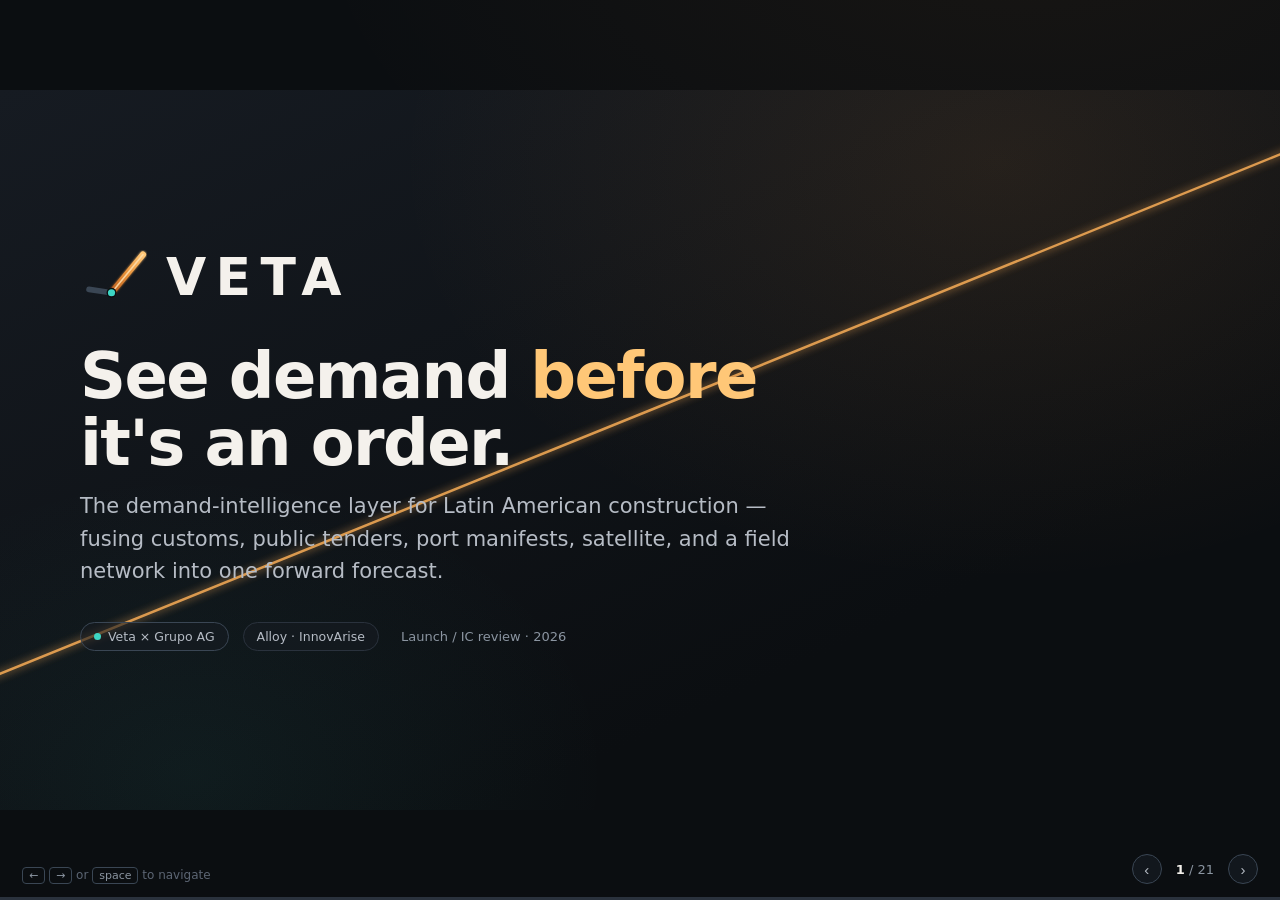
<file: deck/index.html>
<!DOCTYPE html>
<html lang="en">
<head>
<meta charset="UTF-8">
<meta name="viewport" content="width=device-width, initial-scale=1.0">
<title>Veta — Launch / IC Pitch</title>
<meta name="description" content="Veta — the demand-intelligence layer for Latin American construction. See demand before it's an order.">
<link rel="stylesheet" href="../assets/tokens.css">
<link rel="stylesheet" href="../assets/components.css">
<style>
  /* ============================================================
     VETA DECK — self-contained 16:9 slide system on brand tokens
     ============================================================ */
  *, *::before, *::after { box-sizing: border-box; }
  html, body {
    margin: 0; padding: 0; height: 100%;
    background: var(--veta-obsidian);
    color: var(--veta-text);
    font-family: var(--veta-font-sans);
    overflow: hidden;
    -webkit-font-smoothing: antialiased;
    text-rendering: optimizeLegibility;
  }

  /* ---- Stage: scales a fixed 1280x720 canvas to the viewport ---- */
  #stage {
    position: fixed; inset: 0;
    display: flex; align-items: center; justify-content: center;
    background:
      radial-gradient(1200px 700px at 80% -10%, rgba(232,146,58,0.06), transparent 60%),
      var(--veta-obsidian);
  }
  #canvas {
    position: relative;
    width: 1280px; height: 720px;
    transform-origin: center center;
  }

  .slide {
    position: absolute; inset: 0;
    width: 1280px; height: 720px;
    padding: 64px 80px 72px;
    display: none;
    flex-direction: column;
    overflow: hidden;
    background:
      radial-gradient(900px 520px at 88% -8%, rgba(232,146,58,0.05), transparent 62%),
      linear-gradient(160deg, #12171F 0%, #0B0E11 70%);
  }
  .slide.active { display: flex; }
  .slide.cover {
    background:
      radial-gradient(1000px 700px at 78% 10%, rgba(232,146,58,0.10), transparent 60%),
      radial-gradient(700px 500px at 15% 95%, rgba(61,214,196,0.06), transparent 60%),
      linear-gradient(155deg, #161B22 0%, #0B0E11 72%);
  }

  /* The progress seam — the signature copper vein running along the base */
  #seam-track {
    position: absolute; left: 0; bottom: 0; height: 3px; width: 100%;
    background: var(--veta-strata);
    z-index: 60;
  }
  #seam-fill {
    height: 100%; width: 0%;
    background: var(--veta-seam);
    box-shadow: 0 0 12px rgba(232,146,58,0.55);
    transition: width var(--veta-dur-base) var(--veta-ease-out);
  }

  /* ---- Chrome: counter + nav ---- */
  #chrome {
    position: fixed; right: 22px; bottom: 16px;
    display: flex; align-items: center; gap: 14px;
    z-index: 70; font-size: 13px; color: var(--veta-text-dim);
    font-variant-numeric: tabular-nums;
    user-select: none;
  }
  #chrome .navbtn {
    width: 30px; height: 30px; border-radius: 999px;
    border: 1px solid var(--veta-strata-2);
    background: rgba(22,27,34,0.7);
    color: var(--veta-text-muted);
    cursor: pointer; font-size: 15px; line-height: 1;
    display: grid; place-items: center;
    transition: all var(--veta-dur-fast) var(--veta-ease);
  }
  #chrome .navbtn:hover { border-color: var(--veta-copper); color: var(--veta-amber); }
  #counter b { color: var(--veta-text); font-weight: 700; }

  /* ---- Brand atoms ---- */
  .eyebrow {
    text-transform: uppercase; letter-spacing: var(--veta-track-label);
    font-size: 12px; font-weight: 700; color: var(--veta-copper);
    display: flex; align-items: center; gap: 10px; margin: 0 0 22px;
  }
  .eyebrow.teal { color: var(--veta-teal); }
  .eyebrow::before {
    content: ""; width: 28px; height: 2px; border-radius: 2px;
    background: var(--veta-seam); display: inline-block;
  }
  .eyebrow.teal::before { background: var(--veta-signal); }

  h1.title { font-size: 58px; font-weight: 800; line-height: 1.04; letter-spacing: -0.025em; margin: 0; text-wrap: balance; }
  h2.head  { font-size: 40px; font-weight: 800; line-height: 1.08; letter-spacing: -0.022em; margin: 0 0 8px; text-wrap: balance; max-width: 18ch; }
  h2.head.wide { max-width: 24ch; }
  .lead { font-size: 19px; line-height: 1.55; color: var(--veta-text-muted); max-width: 60ch; margin: 14px 0 0; }
  .copper { color: var(--veta-amber); }
  .teal { color: var(--veta-teal); }
  .muted { color: var(--veta-text-muted); }
  .dim { color: var(--veta-text-dim); }

  .slide-body { flex: 1; min-height: 0; display: flex; flex-direction: column; }

  /* footnote / source line */
  .source { font-size: 12px; color: var(--veta-text-faint); margin-top: auto; padding-top: 18px; line-height: 1.5; }
  .source b { color: var(--veta-text-dim); font-weight: 600; }
  /* clickable citations — deep links to the exact source page */
  .source a, .dim a, p a.cite { color: var(--veta-text-dim); text-decoration: underline; text-underline-offset: 2px; text-decoration-color: var(--veta-strata-2); transition: color var(--veta-dur-fast) var(--veta-ease); }
  .source a:hover, .dim a:hover, p a.cite:hover { color: var(--veta-amber); text-decoration-color: var(--veta-copper); }

  /* ---- Wordmark ---- */
  .wordmark { display: inline-flex; align-items: center; gap: 14px; }
  .wordmark .mk { width: 44px; height: 44px; }
  .wordmark .wm { font-size: 30px; font-weight: 800; letter-spacing: 0.16em; }
  .wordmark.lg .mk { width: 72px; height: 72px; }
  .wordmark.lg .wm { font-size: 52px; letter-spacing: 0.18em; }

  /* ---- Cards & grids ---- */
  .card {
    background: linear-gradient(165deg, var(--veta-graphite-2) 0%, var(--veta-graphite) 100%);
    border: 1px solid var(--veta-strata);
    border-radius: var(--veta-radius-lg);
    padding: 22px 24px;
  }
  .card .k { text-transform: uppercase; letter-spacing: 0.1em; font-size: 11px; color: var(--veta-text-dim); font-weight: 700; }
  .card h3 { margin: 0 0 6px; font-size: 18px; font-weight: 700; }
  .card p { margin: 0; font-size: 14.5px; line-height: 1.5; color: var(--veta-text-muted); }
  .grid2 { display: grid; grid-template-columns: 1fr 1fr; gap: 18px; }
  .grid3 { display: grid; grid-template-columns: repeat(3,1fr); gap: 18px; }
  .grid4 { display: grid; grid-template-columns: repeat(4,1fr); gap: 16px; }
  .split { display: grid; grid-template-columns: 1.05fr 1fr; gap: 44px; align-items: center; flex: 1; min-height: 0; }
  .split.wide-left { grid-template-columns: 1fr 1.25fr; }

  /* big stat */
  .stat-xl { font-size: 80px; font-weight: 800; letter-spacing: -0.03em; line-height: 1; font-variant-numeric: tabular-nums; }
  .stat-lg { font-size: 52px; font-weight: 800; letter-spacing: -0.03em; line-height: 1; font-variant-numeric: tabular-nums; }
  .stat-grad { background: var(--veta-seam); -webkit-background-clip: text; background-clip: text; color: transparent; }

  /* ---- Browser chrome frame for screenshots ---- */
  .frame {
    border-radius: 12px; overflow: hidden;
    border: 1px solid var(--veta-strata-2);
    box-shadow: var(--veta-shadow-lg), var(--veta-glow-seam);
    background: var(--veta-graphite);
  }
  .frame .bar {
    height: 34px; display: flex; align-items: center; gap: 7px;
    padding: 0 14px; background: #0E1319; border-bottom: 1px solid var(--veta-strata);
  }
  .frame .bar i { width: 11px; height: 11px; border-radius: 50%; display: inline-block; }
  .frame .bar .u {
    margin-left: 14px; flex: 1; height: 20px; border-radius: 6px;
    background: #161B22; border: 1px solid var(--veta-strata);
    font-size: 11px; color: var(--veta-text-dim); display: flex; align-items: center;
    padding: 0 10px; letter-spacing: 0.02em;
  }
  .frame img { display: block; width: 100%; height: auto; }

  /* annotation callout pinned to a product frame */
  .annot {
    position: absolute; background: rgba(11,14,17,0.92);
    border: 1px solid var(--veta-copper); border-radius: 10px;
    padding: 10px 13px; font-size: 13px; max-width: 230px; line-height: 1.4;
    box-shadow: var(--veta-glow-seam); z-index: 5;
  }
  .annot .at { color: var(--veta-amber); font-weight: 700; font-size: 11px; text-transform: uppercase; letter-spacing: 0.08em; display: block; margin-bottom: 3px; }

  /* ---- Tables ---- */
  table.matrix { width: 100%; border-collapse: collapse; font-size: 13.5px; }
  table.matrix th, table.matrix td { padding: 9px 12px; text-align: center; border-bottom: 1px solid var(--veta-strata); }
  table.matrix th { font-size: 11px; text-transform: uppercase; letter-spacing: 0.06em; color: var(--veta-text-dim); font-weight: 700; }
  table.matrix td:first-child, table.matrix th:first-child { text-align: left; }
  table.matrix td.name { color: var(--veta-text); font-weight: 600; }
  table.matrix tr.veta td { background: rgba(232,146,58,0.08); }
  table.matrix tr.veta td:first-child { color: var(--veta-amber); }
  .dot { display: inline-block; width: 11px; height: 11px; border-radius: 50%; }
  .dot.yes { background: var(--veta-teal); box-shadow: 0 0 8px rgba(61,214,196,0.5); }
  .dot.part { background: var(--veta-warn); opacity: 0.85; }
  .dot.no { background: transparent; border: 1px solid var(--veta-strata-2); }
  .dot.veta { background: var(--veta-copper); box-shadow: 0 0 9px rgba(232,146,58,0.6); }

  /* pills / tags */
  .pill { display: inline-flex; align-items: center; gap: 7px; font-size: 12.5px; padding: 6px 13px; border-radius: 999px; border: 1px solid var(--veta-strata-2); color: var(--veta-text-muted); background: rgba(22,27,34,0.6); }
  .pill .d { width: 7px; height: 7px; border-radius: 50%; background: var(--veta-teal); }

  /* honest-caveat band */
  .caveat {
    border-left: 3px solid var(--veta-warn);
    background: var(--veta-warn-bg);
    border-radius: 0 10px 10px 0;
    padding: 16px 20px; margin-top: 18px;
  }
  .caveat .kk { font-size: 11px; text-transform: uppercase; letter-spacing: 0.1em; color: var(--veta-warn); font-weight: 700; }
  .caveat p { margin: 5px 0 0; font-size: 15px; color: var(--veta-text); line-height: 1.5; }

  ul.clean { list-style: none; padding: 0; margin: 0; }
  ul.clean li { position: relative; padding-left: 22px; margin-bottom: 13px; font-size: 16px; line-height: 1.5; color: var(--veta-text-muted); }
  ul.clean li::before { content: ""; position: absolute; left: 0; top: 9px; width: 9px; height: 2px; background: var(--veta-seam); }
  ul.clean li b { color: var(--veta-text); font-weight: 700; }

  .hint { position: fixed; left: 22px; bottom: 18px; font-size: 12px; color: var(--veta-text-faint); z-index: 70; }
  .kbd { border: 1px solid var(--veta-strata-2); border-radius: 4px; padding: 1px 6px; font-size: 11px; color: var(--veta-text-dim); }
</style>
</head>
<body>
<div id="stage">
  <div id="canvas">

    <!-- ===================== SLIDE 1 — COVER ===================== -->
    <section class="slide cover active">
      <div class="slide-body" style="justify-content:center;">
        <!-- decorative full seam -->
        <svg width="0" height="0" style="position:absolute"></svg>
        <svg viewBox="0 0 1280 720" preserveAspectRatio="none" style="position:absolute; inset:0; width:100%; height:100%; opacity:0.9; pointer-events:none;">
          <defs>
            <linearGradient id="seamCov" x1="0" y1="0" x2="1" y2="1">
              <stop offset="0%" stop-color="#B85C1E" stop-opacity="0"/>
              <stop offset="35%" stop-color="#E8923A"/>
              <stop offset="70%" stop-color="#FFC777"/>
              <stop offset="100%" stop-color="#FFC777" stop-opacity="0"/>
            </linearGradient>
            <filter id="glowCov"><feGaussianBlur stdDeviation="4" result="b"/><feMerge><feMergeNode in="b"/><feMergeNode in="SourceGraphic"/></feMerge></filter>
          </defs>
          <path d="M -40 600 L 700 300 L 1340 40" fill="none" stroke="url(#seamCov)" stroke-width="2.5" filter="url(#glowCov)"/>
        </svg>

        <div class="wordmark lg" style="margin-bottom:30px; position:relative;">
          <span class="mk" id="cov-mark"></span>
          <span class="wm">VETA</span>
        </div>
        <h1 class="title" style="font-size:64px; max-width:17ch; position:relative;">See demand <span class="copper">before</span> it's an order.</h1>
        <p class="lead" style="font-size:21px; max-width:54ch; position:relative;">The demand-intelligence layer for Latin American construction — fusing customs, public tenders, port manifests, satellite, and a field network into one forward forecast.</p>
        <div style="display:flex; gap:14px; margin-top:34px; align-items:center; position:relative;">
          <span class="pill"><span class="d"></span> Veta &times; Grupo AG</span>
          <span class="pill" style="border-color:var(--veta-strata);">Alloy &middot; InnovArise</span>
          <span class="dim" style="margin-left:8px; font-size:13px;">Launch / IC review &middot; 2026</span>
        </div>
      </div>
    </section>

    <!-- ===================== SLIDE 2 — THE WORK ===================== -->
    <section class="slide">
      <div class="eyebrow">The work behind the pitch</div>
      <div class="slide-body">
        <h2 class="head wide">We did the desk work before we asked for a dollar</h2>
        <p class="lead">Five data sources stress-tested for feasibility, a two-method bottom-up market model, and a verified buyer target list with warm paths in.</p>
        <div class="grid4" style="margin-top:36px;">
          <div class="card"><div class="stat-lg stat-grad">5</div><p style="margin-top:10px;">data sources stress-tested for machine-ingestion &amp; cost</p></div>
          <div class="card"><div class="stat-lg stat-grad">6</div><p style="margin-top:10px;">Central American countries modeled bottom-up</p></div>
          <div class="card"><div class="stat-lg stat-grad">2</div><p style="margin-top:10px;">independent methods cross-checking the TAM</p></div>
          <div class="card"><div class="stat-lg" style="color:var(--veta-teal)">$0</div><p style="margin-top:10px;">licensing cost — anchor sources are free &amp; open</p></div>
        </div>
        <div style="display:flex; gap:10px; flex-wrap:wrap; margin-top:30px;">
          <span class="pill">FICEM</span><span class="pill">CACIF</span><span class="pill">ALACERO</span>
          <span class="pill">Brazil Comex Stat</span><span class="pill">Sentinel-2 / Copernicus</span>
          <span class="pill">GUATECOMPRAS &middot; HonduCompras (OCDS)</span>
        </div>
        <div class="source"><b>Sources:</b> Brazil Comex Stat free production API (data to 1997); Sentinel-2 free 10m imagery; GUATECOMPRAS/HonduCompras full OCDS feeds, daily. <span class="dim">Non-AG buyer interviews are the next thing we close in Build.</span></div>
      </div>
    </section>

    <!-- ===================== SLIDE 3 — THE PROBLEM (hook) ===================== -->
    <section class="slide">
      <div class="eyebrow">The problem</div>
      <div class="split">
        <div>
          <h2 class="head" style="font-size:44px; max-width:15ch;">There is no forward demand signal for construction anywhere in Latin America</h2>
          <p class="lead">Everyone who sells, finances, or moves materials runs on a backward-looking, fragmented view of demand. The one product that fixes this — <b class="copper">Dodge</b> — exists only in the United States.</p>
          <div class="source"><b>Sources:</b> Dodge is US-only (market.md). GlobalData covers only Panama in all of Central America.</div>
        </div>
        <div style="display:flex; flex-direction:column; gap:20px;">
          <div class="card" style="text-align:center; padding:30px;">
            <div class="stat-xl stat-grad">0.1<span style="font-size:34px; color:var(--veta-text-dim);">/1.0</span></div>
            <p style="margin-top:12px; font-size:15px;">the reliability score the leading syndicated source gives <b style="color:var(--veta-text)">its own LatAm project data</b></p>
          </div>
          <div class="card" style="display:flex; align-items:center; gap:18px;">
            <div class="stat-lg" style="color:var(--veta-teal)">US</div>
            <p style="font-size:15px;">Dodge maps forward demand county-by-county — and stops at the border. South of it: the void.</p>
          </div>
        </div>
      </div>
    </section>

    <!-- ===================== SLIDE 4 — HOW A FORECAST GETS BUILT TODAY ===================== -->
    <section class="slide">
      <div class="eyebrow">Forecasting by the rear-view mirror</div>
      <div class="slide-body">
        <h2 class="head wide">Today a forecast is stitched from five broken sources</h2>
        <div style="display:flex; align-items:stretch; gap:14px; margin-top:34px; flex:1; min-height:0;">
          <div style="display:grid; grid-template-rows:repeat(4,1fr); gap:12px; flex:1.3;">
            <div class="card" style="padding:14px 18px;"><div class="k">Static report</div><p style="margin-top:3px;">GlobalData country PDF — <b style="color:var(--veta-text)">~$2K</b>, covers only Panama in CA</p></div>
            <div class="card" style="padding:14px 18px;"><div class="k">Free association stats</div><p style="margin-top:3px;">FICEM / SNIC / CMIC / DANE — <b style="color:var(--veta-text)">backward-looking</b></p></div>
            <div class="card" style="padding:14px 18px;"><div class="k">Commodity feeds</div><p style="margin-top:3px;">Argus / CRU — give <b style="color:var(--veta-text)">price, not volume</b></p></div>
            <div class="card" style="padding:14px 18px;"><div class="k">Project database</div><p style="margin-top:3px;">so unreliable the vendor rates it <b style="color:var(--veta-text)">~0</b></p></div>
          </div>
          <div style="display:flex; align-items:center; justify-content:center; flex:0 0 70px;">
            <svg width="64" height="220" viewBox="0 0 64 220"><defs><linearGradient id="merge4" x1="0" y1="0" x2="1" y2="0"><stop offset="0%" stop-color="#3A4654"/><stop offset="100%" stop-color="#5C6573"/></linearGradient></defs>
              <path d="M2 28 C40 28 24 110 60 110" stroke="url(#merge4)" stroke-width="2" fill="none"/>
              <path d="M2 88 C40 88 30 110 60 110" stroke="url(#merge4)" stroke-width="2" fill="none"/>
              <path d="M2 148 C40 148 30 110 60 110" stroke="url(#merge4)" stroke-width="2" fill="none"/>
              <path d="M2 198 C40 198 24 110 60 110" stroke="url(#merge4)" stroke-width="2" fill="none"/>
            </svg>
          </div>
          <div class="card" style="flex:1; display:flex; flex-direction:column; align-items:center; justify-content:center; text-align:center; border-color:var(--veta-strata-2); border-style:dashed;">
            <div style="font-size:64px; color:var(--veta-text-faint); font-weight:800;">?</div>
            <h3 style="font-size:20px; margin-top:10px; color:var(--veta-text);">No quantified forward demand by region</h3>
            <p style="margin-top:8px; max-width:24ch;">Manufacturers misallocate capacity. Distributors carry the wrong stock. Lenders underwrite blind.</p>
          </div>
        </div>
        <div class="source"><b>Sources:</b> GlobalData PDF ~$2K, Panama-only in CA (thesis.md/market.md); price feeds give price, not volume.</div>
      </div>
    </section>

    <!-- ===================== SLIDE 5 — MEET DANIELA ===================== -->
    <section class="slide">
      <div class="eyebrow teal">The customer</div>
      <div class="split">
        <div>
          <h2 class="head">Meet Daniela — she owns the demand forecast for a regional cement maker</h2>
          <p class="lead">Every quarter she has to call forward demand — how much cement each region will consume — so plants run at the right rate and inventory sits in the right place.</p>
          <ul class="clean" style="margin-top:24px;">
            <li>Owns the <b>forecast</b> and the <b>market-intelligence budget line</b></li>
            <li>Forecasts against incomplete, lagging signals</li>
            <li>When she's wrong, it's idle capacity or a stockout — <b>millions either way</b></li>
          </ul>
        </div>
        <div>
          <div class="card" style="padding:0; overflow:hidden;">
            <div style="height:140px; background:linear-gradient(135deg,#1D2530,#0B0E11); position:relative; display:flex; align-items:flex-end; padding:20px 24px;">
              <svg viewBox="0 0 400 140" preserveAspectRatio="none" style="position:absolute; inset:0; width:100%; height:100%; opacity:0.5;"><path d="M-10 120 L200 60 L420 10" stroke="url(#seamCov)" stroke-width="2" fill="none"/></svg>
              <div style="position:relative; width:64px; height:64px; border-radius:50%; background:var(--veta-seam); display:grid; place-items:center; font-size:26px; font-weight:800; color:#20140A;">DB</div>
            </div>
            <div style="padding:22px 24px;">
              <h3 style="font-size:22px; margin:0;">Daniela Barrios</h3>
              <p style="margin:4px 0 14px; color:var(--veta-teal); font-weight:600;">Director of Demand Planning · regional CA cement manufacturer</p>
              <p style="font-size:14px;">"I commit to a number the plant follows for the quarter — built from last year's volumes, a PDF that ignores my region, and a few sales-rep calls."</p>
            </div>
          </div>
          <div class="source"><b>Persona:</b> composite, synthesized from a verified target list. Closest real match: a Dir. de Planeación Cadena de Abastecimientos at a regional cement major. <span style="color:var(--veta-warn)">Validate against a live interviewee before the room.</span></div>
        </div>
      </div>
    </section>

    <!-- ===================== SLIDE 6 — THE REFRAME ===================== -->
    <section class="slide">
      <div class="eyebrow">The reframe</div>
      <div class="slide-body" style="justify-content:center;">
        <h2 class="head wide" style="font-size:38px; margin-bottom:30px;">The intelligence that exists answers the wrong question</h2>
        <div class="grid2" style="gap:28px;">
          <div class="card" style="padding:34px; border-color:var(--veta-strata);">
            <div class="k" style="color:var(--veta-text-dim);">What you can buy today</div>
            <h3 style="font-size:26px; margin:10px 0;">Project <span class="dim">leads</span></h3>
            <p style="font-size:16px;">"Who's building what — go win the spec."</p>
            <p style="margin-top:16px; font-size:14px; color:var(--veta-text-dim);">Tells you <b style="color:var(--veta-text)">who</b>.</p>
          </div>
          <div class="card" style="padding:34px; border-color:var(--veta-copper); box-shadow:var(--veta-glow-seam);">
            <div class="k" style="color:var(--veta-copper);">What nobody sells for LatAm</div>
            <h3 style="font-size:26px; margin:10px 0;" class="copper">Demand forecast</h3>
            <p style="font-size:16px;">"How much a region will consume — so I can pre-position capacity and inventory."</p>
            <p style="margin-top:16px; font-size:14px; color:var(--veta-amber);">Tells you <b>how much</b>.</p>
          </div>
        </div>
        <p class="lead" style="text-align:center; max-width:64ch; margin:30px auto 0; font-size:21px;">Leads tell you <b class="dim">who</b>. Veta tells you <b class="copper">how much</b>. Different product, different decision, different budget.</p>
        <div class="source"><b>Source:</b> proven WTP today is for project-lead intel (Building Radar → Holcim/Heidelberg; BNC). The forecast layer is the white space.</div>
      </div>
    </section>

    <!-- ===================== SLIDE 7 — WHY NO ONE BUILT IT (landscape) ===================== -->
    <section class="slide">
      <div class="eyebrow">Why no one has built it</div>
      <div class="slide-body">
        <h2 class="head wide">Everyone covers a slice — no one fuses the forecast</h2>
        <table class="matrix" style="margin-top:22px;">
          <thead><tr><th>Player</th><th>Forward?</th><th>Sub-country?</th><th>LatAm?</th><th>Demand volume<br>(not price/leads)</th></tr></thead>
          <tbody>
            <tr><td class="name">CemWeek — cement forecasts</td><td><span class="dot yes"></span></td><td><span class="dot no"></span></td><td><span class="dot part"></span></td><td><span class="dot yes"></span></td></tr>
            <tr><td class="name">Argus / CRU — commodity prices</td><td><span class="dot yes"></span></td><td><span class="dot no"></span></td><td><span class="dot part"></span></td><td><span class="dot no"></span></td></tr>
            <tr><td class="name">GlobalData / Mordor — reports</td><td><span class="dot part"></span></td><td><span class="dot no"></span></td><td><span class="dot part"></span></td><td><span class="dot no"></span></td></tr>
            <tr><td class="name">FICEM / SNIC — free stats</td><td><span class="dot no"></span></td><td><span class="dot no"></span></td><td><span class="dot yes"></span></td><td><span class="dot yes"></span></td></tr>
            <tr><td class="name">LogComex — customs aggregator</td><td><span class="dot no"></span></td><td><span class="dot part"></span></td><td><span class="dot yes"></span></td><td><span class="dot part"></span></td></tr>
            <tr><td class="name">Building Radar / BNC — leads</td><td><span class="dot yes"></span></td><td><span class="dot yes"></span></td><td><span class="dot part"></span></td><td><span class="dot no"></span></td></tr>
            <tr><td class="name">Dodge — the gold standard</td><td><span class="dot yes"></span></td><td><span class="dot yes"></span></td><td><span class="dot no"></span></td><td><span class="dot yes"></span></td></tr>
            <tr class="veta"><td class="name">Veta</td><td><span class="dot veta"></span></td><td><span class="dot veta"></span></td><td><span class="dot veta"></span></td><td><span class="dot veta"></span></td></tr>
          </tbody>
        </table>
        <div style="display:flex; gap:22px; margin-top:14px; font-size:12px; color:var(--veta-text-dim);">
          <span><span class="dot yes" style="vertical-align:middle"></span> covered</span>
          <span><span class="dot part" style="vertical-align:middle"></span> partial</span>
          <span><span class="dot no" style="vertical-align:middle"></span> none</span>
          <span style="margin-left:auto; color:var(--veta-amber); font-weight:600;">The empty row — forward LatAm demand volume — is Veta.</span>
        </div>
        <div class="source"><b>Sources:</b> Dodge US-only county-level; CemWeek country-level only; <a class="cite" href="https://www.riverwoodcapital.com/investment/logcomex/" target="_blank" rel="noopener">LogComex $43.4M raised</a> (Series B R$165M / ~$32.5M, Riverwood, Nov 2023), reads customs backward; Building Radar/BNC = leads.</div>
      </div>
    </section>

    <!-- ===================== SLIDE 8 — INTRODUCING VETA + PRODUCT ===================== -->
    <section class="slide">
      <div class="split wide-left">
        <div>
          <div class="wordmark" style="margin-bottom:24px;"><span class="mk" id="rev-mark"></span><span class="wm">VETA</span></div>
          <h2 class="head" style="font-size:40px;">The demand-intelligence layer for Latin American construction</h2>
          <p class="lead">We don't sell you a list of projects. We tell you <b class="copper">how much the market will buy</b>, by material and by region — before the order is placed.</p>
          <p style="margin-top:22px; font-size:22px; font-weight:700;" class="copper">See demand before it's an order.</p>
        </div>
        <div style="position:relative;">
          <div class="frame">
            <div class="bar"><i style="background:#F26D6D"></i><i style="background:#F5B544"></i><i style="background:#4ADE80"></i><span class="u">veta.app / console — live · Supabase</span></div>
            <img src="img/app-dashboard.png" alt="Veta forward demand console">
          </div>
          <div class="annot" style="top:-14px; right:-18px;"><span class="at">Live product</span>Real data, live Supabase backend — not a mockup.</div>
        </div>
      </div>
    </section>

    <!-- ===================== SLIDE 9 — THE FUSION ENGINE ===================== -->
    <section class="slide">
      <div class="eyebrow">How it works</div>
      <div class="slide-body">
        <h2 class="head" style="margin-bottom:6px;">Five signals in. One forecast out.</h2>
        <div style="display:flex; align-items:center; gap:0; margin-top:30px; flex:1; min-height:0;">
          <!-- sources -->
          <div style="display:flex; flex-direction:column; gap:13px; flex:0 0 290px;">
            <div class="pill" style="justify-content:flex-start;"><span class="d"></span> Customs &amp; SIECA trade records</div>
            <div class="pill" style="justify-content:flex-start;"><span class="d"></span> Public tenders — OCDS feeds</div>
            <div class="pill" style="justify-content:flex-start;"><span class="d"></span> Port manifests</div>
            <div class="pill" style="justify-content:flex-start;"><span class="d"></span> Sentinel-2 satellite imagery</div>
            <div class="pill" style="justify-content:flex-start; border-color:var(--veta-copper); color:var(--veta-amber);"><span class="d" style="background:var(--veta-copper)"></span> WhatsApp field network <span style="font-size:10px; opacity:0.8;">— the un-copyable one</span></div>
          </div>
          <!-- converging veins -->
          <div style="flex:1; align-self:stretch; position:relative;">
            <svg viewBox="0 0 360 320" preserveAspectRatio="none" style="width:100%; height:100%;">
              <defs>
                <linearGradient id="vein9" x1="0" y1="0" x2="1" y2="0"><stop offset="0%" stop-color="#3DD6C4" stop-opacity="0.7"/><stop offset="100%" stop-color="#E8923A"/></linearGradient>
                <filter id="g9"><feGaussianBlur stdDeviation="2" result="b"/><feMerge><feMergeNode in="b"/><feMergeNode in="SourceGraphic"/></feMerge></filter>
              </defs>
              <path d="M0 30  C160 30 200 160 350 160" stroke="url(#vein9)" stroke-width="2.4" fill="none" filter="url(#g9)"/>
              <path d="M0 95  C160 95 200 160 350 160" stroke="url(#vein9)" stroke-width="2.4" fill="none" filter="url(#g9)"/>
              <path d="M0 160 C160 160 220 160 350 160" stroke="url(#vein9)" stroke-width="2.4" fill="none" filter="url(#g9)"/>
              <path d="M0 225 C160 225 200 160 350 160" stroke="url(#vein9)" stroke-width="2.4" fill="none" filter="url(#g9)"/>
              <path d="M0 290 C160 290 200 160 350 160" stroke="url(#vein9)" stroke-width="2.4" fill="none" filter="url(#g9)"/>
            </svg>
          </div>
          <!-- core -->
          <div style="flex:0 0 130px; display:grid; place-items:center;">
            <div style="width:120px; height:120px; border-radius:50%; background:radial-gradient(circle,#1D2530,#0B0E11); border:1px solid var(--veta-copper); box-shadow:var(--veta-glow-seam); display:grid; place-items:center; text-align:center;">
              <span style="font-size:13px; font-weight:700; line-height:1.2; color:var(--veta-amber);">FUSION<br>ENGINE</span>
            </div>
          </div>
          <!-- output -->
          <div style="flex:0 0 230px;">
            <div class="card" style="border-color:var(--veta-copper); padding:20px;">
              <div class="k" style="color:var(--veta-copper);">Output</div>
              <h3 style="font-size:18px; margin:6px 0;">Forward demand forecast</h3>
              <p style="font-size:14px;">Material × region × quarter — how much each market will consume next.</p>
            </div>
          </div>
        </div>
        <div class="source"><b>Sources (market.md):</b> Brazil Comex Stat free API; Sentinel-2 free 10m, ~5-day revisit, ML masks ~79% mIoU; GUATECOMPRAS/HonduCompras full OCDS daily. <b>Cost is data engineering, not licensing.</b></div>
      </div>
    </section>

    <!-- ===================== SLIDE 10 — DANIELA'S FORECAST (product in action) ===================== -->
    <section class="slide">
      <div class="eyebrow teal">The product in action</div>
      <div class="split wide-left" style="gap:38px;">
        <div style="position:relative;">
          <div class="frame">
            <div class="bar"><i style="background:#F26D6D"></i><i style="background:#F5B544"></i><i style="background:#4ADE80"></i><span class="u">veta.app / console — Bogotá · Cement</span></div>
            <img src="img/app-dashboard.png" alt="Veta forecast view with signal drill-down">
          </div>
          <div class="annot" style="top:64px; left:-22px;"><span class="at">The call</span>+18% cement demand, 6–8 weeks before order books.</div>
          <div class="annot" style="bottom:18px; right:-26px;"><span class="at">The "why"</span>Tenders + customs + satellite + field signals — explainable, not black-box.</div>
        </div>
        <div>
          <h2 class="head" style="font-size:34px;">"Western region cement demand: +8% next quarter. Pre-position now."</h2>
          <ul class="clean" style="margin-top:22px;">
            <li>Her whole territory as a <b>demand surface</b>, not a guess</li>
            <li>She sees <b>why</b> the number moved — the contributing signals</li>
            <li>A number she can finally <b>defend in the S&amp;OP room</b></li>
          </ul>
          <div class="caveat" style="border-left-color:var(--veta-teal); background:var(--veta-info-bg);">
            <div class="kk" style="color:var(--veta-teal);">Open test</div>
            <p>The accuracy / error band comes from the Guatemala one-country backtest (Build Test #2). We present the methodology — and prove the number — not slideware.</p>
          </div>
        </div>
      </div>
    </section>

    <!-- ===================== SLIDE 11 — WHAT BUYERS GET ===================== -->
    <section class="slide">
      <div class="eyebrow">Who benefits</div>
      <div class="slide-body">
        <h2 class="head wide">Plan with a number you can defend</h2>
        <div class="grid3" style="margin-top:32px;">
          <div class="card"><div class="k copper">Manufacturer</div><h3 style="margin-top:8px;">Right-size capacity &amp; inventory</h3><p>Win share by pre-positioning ahead of competitors. Carry a defensible S&amp;OP number.</p></div>
          <div class="card"><div class="k copper">Distributor / network</div><h3 style="margin-top:8px;">Stock the right SKUs</h3><p>Region by region. One contract behind a network covers thousands of stores.</p></div>
          <div class="card"><div class="k copper">FI / logistics</div><h3 style="margin-top:8px;">Underwrite forward demand</h3><p>Pre-position and lend against signal instead of lagging stats.</p></div>
        </div>
        <div class="card" style="margin-top:22px; border-style:dashed; border-color:var(--veta-strata-2); display:flex; align-items:center; gap:18px; background:transparent;">
          <span class="pill" style="border-color:var(--veta-teal); color:var(--veta-teal); flex:0 0 auto;"><span class="d"></span> Grupo AG, indirectly</span>
          <p style="margin:0; font-size:14.5px; color:var(--veta-text-muted);">Sharper channel intelligence and a stronger ecosystem position — out of the same data, <b style="color:var(--veta-text)">without being the customer the venture depends on</b>.</p>
        </div>
        <div class="source"><b>Source:</b> distributor networks (Construrama / Disensa / Comprando en Grupo) each carry thousands of stores behind one contract (thesis.md). It's an ecosystem signal — multiple players pay for the slice they need.</div>
      </div>
    </section>

    <!-- ===================== SLIDE 12 — WHY NOW ===================== -->
    <section class="slide">
      <div class="eyebrow">Why now</div>
      <div class="slide-body">
        <h2 class="head wide">Three forces just converged</h2>
        <div class="grid3" style="margin-top:34px; flex:1; align-items:stretch;">
          <div class="card" style="display:flex; flex-direction:column;">
            <div class="stat-lg stat-grad">01</div>
            <h3 style="margin-top:14px;">Open data matured</h3>
            <p style="margin-top:6px;">Brazil's customs API, CA tender OCDS portals, and free Sentinel-2 became machine-ingestible at scale only in the last few years. This didn't exist in usable form five years ago.</p>
          </div>
          <div class="card" style="display:flex; flex-direction:column;">
            <div class="stat-lg stat-grad">02</div>
            <h3 style="margin-top:14px;">AI-native synthesis got cheap</h3>
            <p style="margin-top:6px;">Fusing messy sources into a forecast is now low-cost — satellite change-detection runs ~79% mIoU off open models.</p>
          </div>
          <div class="card" style="display:flex; flex-direction:column; border-color:var(--veta-copper); box-shadow:var(--veta-glow-seam);">
            <div class="stat-lg" style="color:var(--veta-amber);">03</div>
            <h3 style="margin-top:14px;" class="copper">Category proof landed</h3>
            <p style="margin-top:6px;">Building Radar closing <b style="color:var(--veta-text)">Holcim</b> and <b style="color:var(--veta-text)">Heidelberg</b> in 2024–25 proves the world's biggest makers now buy construction intelligence. LatAm is the white space.</p>
          </div>
        </div>
        <div class="source"><b>Sources (market.md/thesis.md):</b> Brazil Comex Stat / OCDS portals / Sentinel-2 recently machine-ingestible; ~79% mIoU off open models; Building Radar–Holcim/Heidelberg 2024–25. LogComex's roadmap is Mexico/Colombia, not CA — a timing window.</div>
      </div>
    </section>

    <!-- ===================== SLIDE 13 — MARKET TAM/SAM/SOM ===================== -->
    <section class="slide">
      <div class="eyebrow">The market</div>
      <div class="split wide-left">
        <div>
          <h2 class="head" style="font-size:32px;">A small wedge that opens onto a <span class="copper">$500M+</span> data market</h2>
          <p class="lead">We're honest: the near-term wedge is a focused, winnable <b>~$1.6M SOM</b>. But the same data asset compounds — across geographies, buyers, and products — into the intelligence layer for the building-materials economy.</p>
          <div class="caveat" style="margin-top:18px;">
            <div class="kk">Four expansion vectors — why the wedge opens onto $500M+</div>
            <p style="font-size:14px;"><b>Geography:</b> LatAm → all emerging markets (open data exists everywhere). <b>Buyers:</b> manufacturers → distributors → traders → lenders/insurers → governments → logistics — one signal, many buyers. <b>Products:</b> forecast → price indices → project intel → credit-risk → procurement → ESG. <b>Category:</b> the Argus / Wood Mackenzie-style data layer for the sector.</p>
          </div>
        </div>
        <div>
          <svg viewBox="0 0 460 360" style="width:100%; height:auto;">
            <defs>
              <linearGradient id="barTam" x1="0" y1="0" x2="1" y2="0"><stop offset="0%" stop-color="#2A323D"/><stop offset="100%" stop-color="#3A4654"/></linearGradient>
              <linearGradient id="barSam" x1="0" y1="0" x2="1" y2="0"><stop offset="0%" stop-color="#18928A"/><stop offset="100%" stop-color="#3DD6C4"/></linearGradient>
              <linearGradient id="barSom" x1="0" y1="0" x2="1" y2="0"><stop offset="0%" stop-color="#B85C1E"/><stop offset="100%" stop-color="#E8923A"/></linearGradient>
              <linearGradient id="barGold" x1="0" y1="0" x2="1" y2="0"><stop offset="0%" stop-color="#B85C1E"/><stop offset="100%" stop-color="#FFC777"/></linearGradient>
            </defs>
            <!-- The ambition ladder: wedge -> expansion -> venture-scale. Log-feel stepped bars. -->
            <g font-family="system-ui" font-size="13">
              <text x="0" y="22" fill="#F4F1EC" font-weight="700" font-size="15">Wedge → expansion → venture-scale</text>

              <!-- v1 wedge: near-term SOM (winnable now) -->
              <text x="0" y="62" fill="#B6BCC5">v1 · LatAm cement-forecast SaaS — SOM we win now</text>
              <rect x="0" y="72" width="60" height="34" rx="6" fill="url(#barSom)"/>
              <text x="70" y="95" fill="#F4F1EC" font-weight="700" font-size="16">$1.6M</text>

              <!-- v1 TAM marker -->
              <text x="0" y="142" fill="#B6BCC5">v1 · near-term TAM (LatAm, all buyers)</text>
              <rect x="0" y="152" width="100" height="34" rx="6" fill="url(#barTam)"/>
              <text x="110" y="175" fill="#F4F1EC" font-weight="700" font-size="16">$3.7M</text>

              <!-- v2 expansion -->
              <text x="0" y="222" fill="#3DD6C4">v2 · + emerging markets + new buyer types</text>
              <rect x="0" y="232" width="200" height="34" rx="6" fill="url(#barSam)"/>
              <text x="210" y="255" fill="#3DD6C4" font-weight="700" font-size="16">~$88M</text>

              <!-- v3 venture-scale -->
              <text x="0" y="302" fill="#FFC777">v3 · + multi-module data layer (the category)</text>
              <rect x="0" y="312" width="360" height="38" rx="6" fill="url(#barGold)"/>
              <text x="372" y="338" fill="#FFC777" font-weight="800" font-size="20">$520M+</text>
            </g>
          </svg>
          <p class="dim" style="font-size:11px; margin-top:6px;">Bottom-up at each step (market-sizing.md §6). Comps:
            <a class="cite" href="https://bullfincher.io/companies/sp-global/revenue-by-segment" target="_blank" rel="noopener">S&amp;P Commodity Insights $2.14B</a> ·
            <a class="cite" href="https://www.verisk.com/company/newsroom/verisk-announces-the-sale-of-wood-mackenzie-to-veritas-capital/" target="_blank" rel="noopener">Wood Mackenzie sold $3.1B</a> ·
            <a class="cite" href="https://www.bloomberg.com/news/articles/2016-05-23/general-atlantic-agrees-to-buy-majority-stake-in-argus-media" target="_blank" rel="noopener">Argus ~$1.4B</a> ·
            <a class="cite" href="https://www.procore.com/press/procore-announces-fourth-quarter-and-full-year-2025-financial-results" target="_blank" rel="noopener">Procore $1.32B</a>.
            The $500M+ is the market the wedge opens onto — not near-term revenue.</p>
        </div>
      </div>
      <div class="source"><b>Source (market-sizing.md §6, bottom-up + category comps):</b> near-term SOM $1.6M / TAM $3.7M → v2 ~$88M (geography × buyer types) → <b>v3 ~$520M base</b> (range $342M–$1.3B) via products × category creation. ≥$500M = ~0.02% of the ~<a class="cite" href="https://www.towardschemandmaterials.com/insights/building-and-construction-materials-market" target="_blank" rel="noopener">$2.19T building-materials segment</a> (Towards Chem &amp; Materials / Precedence Research, 2024). Exit = strategic M&amp;A (<a class="cite" href="https://www.riverwoodcapital.com/investment/logcomex/" target="_blank" rel="noopener">LogComex</a> / Dodge / cement major / commodity-intel platform). <span class="dim">Comp figures verified 2026-06-28.</span></div>
    </section>

    <!-- ===================== SLIDE 14 — BUSINESS MODEL & PRICING ===================== -->
    <section class="slide">
      <div class="eyebrow">Business model &amp; pricing</div>
      <div class="slide-body">
        <h2 class="head wide">A high-margin data business — anchor sources are free</h2>
        <div class="split" style="margin-top:18px; gap:40px;">
          <div>
            <svg viewBox="0 0 440 300" style="width:100%; height:auto;">
              <defs><linearGradient id="col" x1="0" y1="1" x2="0" y2="0"><stop offset="0%" stop-color="#B85C1E"/><stop offset="100%" stop-color="#FFC777"/></linearGradient>
                <linearGradient id="colT" x1="0" y1="1" x2="0" y2="0"><stop offset="0%" stop-color="#18928A"/><stop offset="100%" stop-color="#3DD6C4"/></linearGradient></defs>
              <g font-family="system-ui" font-size="13" fill="#B6BCC5" text-anchor="middle">
                <!-- baseline -->
                <line x1="20" y1="250" x2="430" y2="250" stroke="#2A323D"/>
                <!-- Starter 25k -> 69px -->
                <rect x="40" y="181" width="70" height="69" rx="4" fill="url(#colT)"/>
                <text x="75" y="172" fill="#F4F1EC" font-weight="700">$25K</text>
                <text x="75" y="270">Starter</text>
                <!-- Professional 55k -> 151px (anchor) -->
                <rect x="145" y="99" width="70" height="151" rx="4" fill="url(#col)"/>
                <text x="180" y="90" fill="#FFC777" font-weight="700">$55K</text>
                <text x="180" y="270" fill="#FFC777">Professional</text>
                <text x="180" y="286" font-size="11">(anchor)</text>
                <!-- Enterprise+ 90k -> 247 -> cap at 220 -->
                <rect x="250" y="35" width="70" height="215" rx="4" fill="url(#col)" opacity="0.85"/>
                <text x="285" y="26" fill="#F4F1EC" font-weight="700">$90K</text>
                <text x="285" y="270">Enterprise+</text>
                <!-- Network 9-30k -> ~55px -->
                <rect x="355" y="195" width="70" height="55" rx="4" fill="url(#colT)" opacity="0.8"/>
                <text x="390" y="186" fill="#F4F1EC" font-weight="700" font-size="12">$9–30K</text>
                <text x="390" y="270">Network</text>
              </g>
            </svg>
            <p class="dim" style="font-size:11.5px;">Annual subscription tiers. Crowdsource layer: pay contributors $0.05–0.10 / data point against subscriptions in the low thousands/mo (Premise model).</p>
          </div>
          <div>
            <ul class="clean">
              <li><b>Cost is engineering, not licensing</b> — Brazil customs + Sentinel-2 are free → high gross margin once built</li>
              <li><b>$55K anchor ACV</b> triangulated from GlobalData median $68.5K, Dodge $8–15K, BNC $360–720/user, less a 25–40% LatAm haircut</li>
              <li><b>Attractive crowdsource spread</b> — pennies in, thousands/mo out (proven by Premise)</li>
            </ul>
            <div class="caveat">
              <div class="kk">Flagged for the finance model</div>
              <p>Gross-margin %, CAC, and payback are not yet modeled — the shape is right, the numbers come next.</p>
            </div>
          </div>
        </div>
        <div class="source"><b>Sources (pricing-roi.md / market.md):</b> tiers $25K / $55K / $90K / $9–30K; crowdsource $0.05–0.10 in vs. $1.5–15K/mo out.</div>
      </div>
    </section>

    <!-- ===================== SLIDE 15 — CUSTOMER ROI ===================== -->
    <section class="slide">
      <div class="eyebrow teal">Customer ROI</div>
      <div class="split wide-left">
        <div>
          <h2 class="head" style="font-size:36px;">~$2.1M of value per cement manufacturer, per year</h2>
          <p class="lead">A defensible forecast moves three line items at once — and Veta captures a small fraction of the value it creates.</p>
          <div style="display:flex; gap:16px; margin-top:24px;">
            <div class="card" style="text-align:center; flex:1;"><div class="stat-lg stat-grad">~40x</div><p style="margin-top:6px;">return on a full deployment</p></div>
            <div class="card" style="text-align:center; flex:1;"><div class="stat-lg" style="color:var(--veta-teal)">2.5–5%</div><p style="margin-top:6px;">value captured (well under 30%)</p></div>
          </div>
        </div>
        <div>
          <svg viewBox="0 0 440 330" style="width:100%; height:auto;">
            <g font-family="system-ui" font-size="13">
              <!-- value drivers stacking up; scale $100K ≈ 11.5px -->
              <text x="0" y="20" fill="#B6BCC5">Working capital freed</text>
              <rect x="240" y="6" width="55" height="22" rx="4" fill="#18928A"/>
              <text x="305" y="22" fill="#F4F1EC" font-weight="700">$480K</text>

              <text x="0" y="60" fill="#B6BCC5">Avoided overproduction</text>
              <rect x="240" y="46" width="127" height="22" rx="4" fill="#3DD6C4"/>
              <text x="377" y="62" fill="#F4F1EC" font-weight="700">$1.1M</text>

              <text x="0" y="100" fill="#B6BCC5">Avoided stockouts</text>
              <rect x="240" y="86" width="69" height="22" rx="4" fill="#18928A"/>
              <text x="319" y="102" fill="#F4F1EC" font-weight="700">$600K</text>

              <line x1="0" y1="128" x2="440" y2="128" stroke="#2A323D"/>
              <text x="0" y="155" fill="#F4F1EC" font-weight="700" font-size="15">Total annual value</text>
              <rect x="0" y="170" width="251" height="34" rx="5" fill="url(#barSam)"/>
              <text x="261" y="193" fill="#F4F1EC" font-weight="800" font-size="20">~$2.18M</text>

              <text x="0" y="245" fill="#B6BCC5">Veta cost (full price)</text>
              <rect x="0" y="258" width="14" height="20" rx="3" fill="#E8923A"/>
              <text x="24" y="273" fill="#FFC777" font-weight="700">−$55K</text>

              <text x="0" y="312" fill="#F4F1EC" font-weight="800" font-size="17">Net benefit</text>
              <text x="180" y="312" fill="#FFC777" font-weight="800" font-size="22">~$2.13M</text>
            </g>
          </svg>
        </div>
      </div>
      <div class="source"><b>Source (pricing-roi.md):</b> value to one cement manufacturer — working capital freed $480K (−10% inventory × 12% carry) + avoided overproduction $1.1M + avoided stockouts $600K = ~$2.18M; less $55K cost = ~$2.13M net.</div>
    </section>

    <!-- ===================== SLIDE 16 — TRACTION & THE HONEST GAP ===================== -->
    <section class="slide">
      <div class="eyebrow">Demonstrated demand &amp; the one honest gap</div>
      <div class="slide-body">
        <h2 class="head wide">The world's largest materials makers already buy construction intelligence</h2>
        <div class="grid2" style="margin-top:26px;">
          <div class="card">
            <div class="k teal">Proven behavior</div>
            <p style="margin-top:10px; font-size:16px; color:var(--veta-text);"><b>Holcim</b> and <b>Heidelberg Materials</b> — the two largest building-materials makers in the world — pay <b>Building Radar</b> for construction intelligence.</p>
            <p style="margin-top:10px;">Verifiable from <a class="cite" href="https://www.linkedin.com/posts/holcim_buildingsolutions-buildingprogress-digitalization-activity-7359175699221385217-af5k" target="_blank" rel="noopener">Holcim's own LinkedIn</a>, tied to its NextGen Growth 2030 strategy (~Aug 2025); both makers also appear on <a class="cite" href="https://www.buildingradar.com/reference-customers" target="_blank" rel="noopener">Building Radar's reference-customer page</a>. BNC sells the same category at $360 / $480 / $720 per user/yr + $2,499/yr analytics.</p>
          </div>
          <div class="card" style="display:flex; flex-direction:column; justify-content:center;">
            <div style="display:flex; gap:14px; flex-wrap:wrap;">
              <span class="pill" style="font-size:14px;">Holcim</span>
              <span class="pill" style="font-size:14px;">Heidelberg</span>
              <span class="pill" style="font-size:14px;">Building Radar</span>
              <span class="pill" style="font-size:14px;">BNC</span>
            </div>
            <p class="dim" style="margin-top:18px; font-size:14px;">The behavior — manufacturers paying for construction intelligence — is established everywhere except the region with the biggest white space.</p>
          </div>
        </div>
        <div class="caveat" style="margin-top:22px;">
          <div class="kk">The one honest gap — our #1 risk, on the slide on purpose</div>
          <p>That proven willingness-to-pay is for project <b>leads</b>. We sell the <b>forecast</b>. Same buyers, adjacent product — and our specific layer is <b>untested</b>. It's the first thing we prove: a paid LOI from a non-AG manufacturer for the forecast. <span class="dim">The pivot is pre-baked — if they'll only pay for leads, Veta pivots to lead-intel (already validated) or index-licensing to FIs.</span></p>
        </div>
        <div class="source"><b>Sources:</b> Holcim + Heidelberg Materials pay Building Radar (<a class="cite" href="https://www.linkedin.com/posts/holcim_buildingsolutions-buildingprogress-digitalization-activity-7359175699221385217-af5k" target="_blank" rel="noopener">Holcim LinkedIn</a>, NextGen Growth 2030, ~Aug 2025; <a class="cite" href="https://www.buildingradar.com/reference-customers" target="_blank" rel="noopener">Building Radar reference customers</a>); BNC published pricing. Forecast-layer WTP is signal, not evidence — assumption #1, currently untested. <span class="dim">Verified 2026-06-28.</span></div>
      </div>
    </section>

    <!-- ===================== SLIDE 17 — ADVANTAGE / WHY GRUPO AG ===================== -->
    <section class="slide">
      <div class="eyebrow">The advantage</div>
      <div class="slide-body">
        <h2 class="head wide">Why Grupo AG — the one partner who turns a dataset into a moat</h2>
        <div class="grid3" style="margin-top:30px; flex:1; align-items:stretch;">
          <div class="card" style="border-color:var(--veta-copper); box-shadow:var(--veta-glow-seam); display:flex; flex-direction:column;">
            <div class="k copper">The moat — Technology / Data</div>
            <h3 style="margin-top:8px;">The two-levels-down signal</h3>
            <p style="margin-top:6px;">An arms-length, contractable feed of AG's distribution / ferretería order data — what LogComex, Building Radar, and Dodge structurally cannot get.</p>
          </div>
          <div class="card" style="display:flex; flex-direction:column;">
            <div class="k">Corporate infrastructure</div>
            <h3 style="margin-top:8px;">The first 10 sales cycles</h3>
            <p style="margin-top:6px;">CACIF + FICEM / cement-association access opens Central American doors a cold startup can't reach.</p>
          </div>
          <div class="card" style="display:flex; flex-direction:column;">
            <div class="k">Brand</div>
            <h3 style="margin-top:8px;">A beachhead reference</h3>
            <p style="margin-top:6px;">A named CA reference — a head-start only. We don't lean the moat on it.</p>
          </div>
        </div>
        <div class="caveat" style="margin-top:20px;">
          <div class="kk">Independent company, not an AG unit — and the load-bearing condition</div>
          <p>External manufacturers are the customers; AG benefits indirectly. The moat holds <b>only if AG grants that arms-length feed to an independent company</b> — that's part of the ask, and we test it this sprint (~$0). Fallback moat if AG balks: the WhatsApp field network + the fusion/accuracy edge.</p>
        </div>
        <div class="source"><b>Source (advantage-map.md):</b> AG channel/ferretería data = proprietary moat-intake; CACIF + FICEM access. Transferability is conditional — named as assumption #3 and built into the ask.</div>
      </div>
    </section>

    <!-- ===================== SLIDE 18 — FINANCIALS: ARR RAMP ===================== -->
    <section class="slide">
      <div class="eyebrow">Financials</div>
      <div class="split wide-left">
        <div>
          <h2 class="head" style="font-size:34px;">$500K funds ~12 months to the Seed gate</h2>
          <ul class="clean" style="margin-top:22px;">
            <li><b>M6</b> — fusion pipeline live for ≥1 CA country</li>
            <li><b>M9</b> — one-country forecast-accuracy backtest</li>
            <li><b>M12 (Seed gate)</b> — ≥1 full-price anchor · 5–6 logos · <b class="copper">~$300K ARR</b></li>
            <li><b>Post-Seed</b> — ~10 customers · ~$520K ARR (M24)</li>
          </ul>
          <p class="dim" style="margin-top:18px; font-size:13px;">The $500K initial capitalization buys the right to raise the Seed. Seed ARR band: floor $250K · midpoint $320K · stretch $500K+.</p>
        </div>
        <div>
          <svg viewBox="0 0 460 320" style="width:100%; height:auto;">
            <defs><linearGradient id="ramp" x1="0" y1="0" x2="1" y2="0"><stop offset="0%" stop-color="#18928A"/><stop offset="55%" stop-color="#E8923A"/><stop offset="100%" stop-color="#FFC777"/></linearGradient>
              <filter id="gr"><feGaussianBlur stdDeviation="2.5" result="b"/><feMerge><feMergeNode in="b"/><feMergeNode in="SourceGraphic"/></feMerge></filter></defs>
            <g font-family="system-ui" font-size="12" fill="#5C6573">
              <!-- axes -->
              <line x1="48" y1="20" x2="48" y2="262" stroke="#2A323D"/>
              <line x1="48" y1="262" x2="440" y2="262" stroke="#2A323D"/>
              <!-- y labels (ARR $K): 0,150,300,450,520 cap -->
              <text x="40" y="266" text-anchor="end">0</text>
              <text x="40" y="200" text-anchor="end">150</text>
              <text x="40" y="135" text-anchor="end">300</text>
              <text x="40" y="70" text-anchor="end">450</text>
              <!-- x labels -->
              <text x="80" y="280">M4</text><text x="170" y="280">M10</text><text x="230" y="280">M12</text><text x="320" y="280">M18</text><text x="420" y="280">M24</text>
              <!-- mapping: ARR$K to y: y=262 - (val/520*222) ; x by month -->
              <!-- M4=33->248, M10=99->220, M12(Seed gate)=300->134, M18~410->87, M24=520->40 -->
              <path d="M80 248 L170 220 L230 134 L320 87 L420 40" fill="none" stroke="url(#ramp)" stroke-width="3" filter="url(#gr)"/>
              <!-- area -->
              <path d="M80 248 L170 220 L230 134 L320 87 L420 40 L420 262 L80 262 Z" fill="url(#ramp)" opacity="0.10"/>
              <!-- points -->
              <circle cx="80" cy="248" r="4" fill="#3DD6C4"/>
              <circle cx="170" cy="220" r="4" fill="#3DD6C4"/>
              <circle cx="230" cy="134" r="6" fill="#FFC777"/>
              <circle cx="320" cy="87" r="4" fill="#E8923A"/>
              <circle cx="420" cy="40" r="5" fill="#FFC777"/>
              <!-- seed gate marker (M12) -->
              <line x1="230" y1="30" x2="230" y2="262" stroke="#FFC777" stroke-width="1" stroke-dasharray="4 4" opacity="0.5"/>
              <text x="230" y="24" fill="#FFC777" text-anchor="middle" font-weight="700" font-size="12">Seed gate M12 · ~$300K</text>
            </g>
          </svg>
          <p class="dim" style="font-size:11.5px; margin-top:4px;">Effective ARR, base scenario — path-to-seed.md.</p>
        </div>
      </div>
      <div class="source"><b>Source (path-to-seed.md):</b> M4 $33K · M10 $99K · M12 ~$300K (5–6 logos, Seed gate) · M24 ~$520K. $500K initial capitalization funds ~12 months to the Seed gate. Base case clears ~2–2.5x; 5x is stretch-and-strategic-exit dependent (Series A).</div>
    </section>

    <!-- ===================== SLIDE 19 — THE ASK + USE OF FUNDS ===================== -->
    <section class="slide">
      <div class="eyebrow">The ask</div>
      <div class="split wide-left">
        <div>
          <h2 class="head" style="font-size:30px;">Approve launch + <span class="copper">$500K</span> initial capitalization for <span class="copper">35% FDE</span></h2>
          <p class="lead" style="font-size:17px;">An IC / Board decision — not a market raise. Structured as a Post-Money SAFE converting to Preferred at the later Seed (shown as-converted, 35% FDE).</p>

          <!-- Ownership after initial capitalization -->
          <div style="margin-top:20px;">
            <div style="font-size:12px; color:var(--veta-text-muted); text-transform:uppercase; letter-spacing:.08em; margin-bottom:8px;">Cap table after initial capitalization</div>
            <svg viewBox="0 0 420 26" style="width:100%; height:auto;">
              <rect x="0"   y="0" width="147" height="26" rx="3" fill="url(#barSom)"/>
              <rect x="149" y="0" width="147" height="26" rx="3" fill="url(#barSam)"/>
              <rect x="298" y="0" width="84"  height="26" rx="3" fill="#18928A"/>
              <rect x="384" y="0" width="36"  height="26" rx="3" fill="#2A323D"/>
              <text x="73"  y="17" fill="#1A1208" font-size="11" font-weight="700" text-anchor="middle">Studio 35%</text>
              <text x="222" y="17" fill="#06201E" font-size="11" font-weight="700" text-anchor="middle">CEO 35%</text>
              <text x="340" y="17" fill="#F4F1EC" font-size="11" font-weight="700" text-anchor="middle">CTO 20%</text>
              <text x="402" y="17" fill="#F4F1EC" font-size="9"  font-weight="700" text-anchor="middle">ESOP</text>
            </svg>
            <p class="dim" style="font-size:11.5px; margin-top:6px;">InnovArise 35% · Founders + ESOP 65% (CEO 35 / CTO 20 / ESOP 10).</p>
          </div>

          <div class="caveat" style="margin-top:16px;">
            <div class="kk">Next milestone — not the ask</div>
            <p>The $500K funds ~12 months to a <b>Seed of ~$1M @ ~$5M post</b>. Dilution path (studio %FDE): <b>35.0 → 27.2 (Seed) → 21.8 (A) → 17.4 (B) → 15.2 (C)</b>. Clears the 5x bar at Series A (~6.5x); base case ~2–2.5x.</p>
          </div>
        </div>
        <div>
          <!-- Use of funds horizontal stacked bars — $500K -->
          <div style="font-size:12px; color:var(--veta-text-muted); text-transform:uppercase; letter-spacing:.08em; margin-bottom:6px;">Use of funds — $500K, ~12-month runway</div>
          <svg viewBox="0 0 460 300" style="width:100%; height:auto;">
            <g font-family="system-ui" font-size="13">
              <!-- scale: 45% -> 360px max width; 1% = 8px -->
              <text x="0" y="20" fill="#B6BCC5">Engineering / data pipeline</text>
              <rect x="0" y="28" width="360" height="26" rx="5" fill="url(#barSom)"/>
              <text x="370" y="46" fill="#FFC777" font-weight="700">45% · $225K</text>

              <text x="0" y="80" fill="#B6BCC5">Customer / WTP validation</text>
              <rect x="0" y="88" width="200" height="26" rx="5" fill="url(#barSam)"/>
              <text x="210" y="106" fill="#3DD6C4" font-weight="700">25% · $125K</text>

              <text x="0" y="140" fill="#B6BCC5">Data acquisition</text>
              <rect x="0" y="148" width="120" height="26" rx="5" fill="#18928A"/>
              <text x="130" y="166" fill="#F4F1EC" font-weight="700">15% · $75K</text>

              <text x="0" y="200" fill="#B6BCC5">Ops / G&amp;A / legal / entity</text>
              <rect x="0" y="208" width="80" height="26" rx="5" fill="#2A323D"/>
              <text x="90" y="226" fill="#F4F1EC" font-weight="700">10% · $50K</text>

              <text x="0" y="260" fill="#B6BCC5">Buffer / contingency</text>
              <rect x="0" y="268" width="40" height="26" rx="5" fill="#2A323D"/>
              <text x="50" y="286" fill="#F4F1EC" font-weight="700">5% · $25K</text>
            </g>
          </svg>
          <p class="dim" style="font-size:11.5px; margin-top:4px;">Engineering-weighted — the moat is the data pipeline. $500K is tight for the full build; an IC check-sizing consideration.</p>
        </div>
      </div>
      <div class="source"><b>Source (cap-table.md / path-to-seed.md):</b> IC approve launch + $500K for 35% FDE (as-converted, Post-Money SAFE → Preferred at Seed) · founders+ESOP 65% · Seed ~$1M @ ~$5M post ~12mo out · use of funds 45/25/15/10/5.</div>
    </section>

    <!-- ===================== SLIDE 20 — SOURCES / REFERENCES ===================== -->
    <section class="slide">
      <div class="eyebrow">Sources &amp; references</div>
      <div class="slide-body">
        <h2 class="head wide" style="font-size:32px;">Every external figure — sourced, tiered, clickable</h2>
        <p class="lead" style="font-size:15px; max-width:70ch;">APA 7 · credibility tier · verified to resolve and support the claim on 2026-06-28. Click any title to open the exact source.</p>
        <div class="grid2" style="margin-top:22px; gap:14px 36px; align-items:start;">
          <ul class="clean" style="font-size:12.5px;">
            <li style="margin-bottom:9px;"><a class="cite" href="https://bullfincher.io/companies/sp-global/revenue-by-segment" target="_blank" rel="noopener">Bullfincher (2025). <i>S&amp;P Global revenue by segment</i></a> — Commodity Insights $2.14B FY24 <span class="dim">[T2]</span></li>
            <li style="margin-bottom:9px;"><a class="cite" href="https://www.verisk.com/company/newsroom/verisk-announces-the-sale-of-wood-mackenzie-to-veritas-capital/" target="_blank" rel="noopener">Verisk (2022). <i>Sale of Wood Mackenzie to Veritas Capital</i></a> — $3.1B, closed Feb 2023 <span class="dim">[T1]</span></li>
            <li style="margin-bottom:9px;"><a class="cite" href="https://www.bloomberg.com/news/articles/2016-05-23/general-atlantic-agrees-to-buy-majority-stake-in-argus-media" target="_blank" rel="noopener">Bloomberg (2016). <i>General Atlantic buys majority stake in Argus Media</i></a> — ~$1.4B <span class="dim">[T2]</span></li>
            <li style="margin-bottom:9px;"><a class="cite" href="https://www.procore.com/press/procore-announces-fourth-quarter-and-full-year-2025-financial-results" target="_blank" rel="noopener">Procore (2026). <i>Q4 &amp; full-year 2025 results</i></a> — FY25 revenue $1.32B, +15% <span class="dim">[T1]</span></li>
          </ul>
          <ul class="clean" style="font-size:12.5px;">
            <li style="margin-bottom:9px;"><a class="cite" href="https://www.linkedin.com/posts/holcim_buildingsolutions-buildingprogress-digitalization-activity-7359175699221385217-af5k" target="_blank" rel="noopener">Holcim (2025). <i>Holcim partners with Building Radar</i></a> — NextGen Growth 2030 <span class="dim">[T1]</span></li>
            <li style="margin-bottom:9px;"><a class="cite" href="https://www.buildingradar.com/reference-customers" target="_blank" rel="noopener">Building Radar (2026). <i>Reference customers</i></a> — Holcim, Heidelberg Materials, Schindler <span class="dim">[T2]</span></li>
            <li style="margin-bottom:9px;"><a class="cite" href="https://www.riverwoodcapital.com/investment/logcomex/" target="_blank" rel="noopener">Riverwood Capital (2023). <i>Logcomex</i></a> — Series B ~$32.5M; $43.4M total raised <span class="dim">[T2]</span></li>
            <li style="margin-bottom:9px;"><a class="cite" href="https://www.towardschemandmaterials.com/insights/building-and-construction-materials-market" target="_blank" rel="noopener">Towards Chem &amp; Materials (2025). <i>Building &amp; construction materials market</i></a> — ~$2.19T (2024) <span class="dim">[T2]</span></li>
          </ul>
        </div>
        <div class="source"><b>Note:</b> S&amp;P Global folded Commodity Insights into a broader segment in its FY2025 reorg — $2.14B (FY24) is the last separately reported figure. Forecast-layer WTP remains <i>signal, not evidence</i> (assumption #1). Internal models: market-sizing.md · pricing-roi.md · path-to-seed.md · cap-table.md; full per-claim audit in source-ledger-2026-06-28.md.</div>
      </div>
    </section>

    <!-- ===================== SLIDE 21 — CLOSE ===================== -->
    <section class="slide cover">
      <div class="slide-body" style="justify-content:center; align-items:flex-start;">
        <svg viewBox="0 0 1280 720" preserveAspectRatio="none" style="position:absolute; inset:0; width:100%; height:100%; opacity:0.95; pointer-events:none;">
          <path d="M -40 560 C 300 540 480 360 700 320 C 940 276 1100 140 1340 90" fill="none" stroke="url(#seamCov)" stroke-width="2.8" filter="url(#glowCov)"/>
        </svg>
        <div class="eyebrow" style="position:relative;">Close</div>
        <h1 class="title" style="font-size:60px; max-width:16ch; position:relative;">See demand <span class="copper">before</span> it's an order.</h1>
        <p class="lead" style="font-size:20px; max-width:64ch; position:relative;">Five signals fused into one forecast — the cheap wedge into the <span class="copper">$500M+</span> data layer for the emerging-markets building-materials economy. A moat only Grupo AG can supply. A category the world's largest makers already pay for. We know the one thing we have to prove — and we've aimed the whole next sprint at exactly that.</p>
        <div style="display:flex; align-items:center; gap:16px; margin-top:34px; position:relative;">
          <div class="wordmark"><span class="mk" id="close-mark"></span><span class="wm">VETA</span></div>
          <span class="dim" style="font-size:22px;">&times;</span>
          <span class="pill" style="font-size:15px;">Grupo AG</span>
          <span class="dim" style="margin-left:10px;">The forward demand layer for Latin American construction</span>
        </div>
      </div>
    </section>

  </div>
</div>

<!-- progress seam -->
<div id="seam-track"><div id="seam-fill"></div></div>
<!-- chrome -->
<div id="chrome">
  <button class="navbtn" id="prev" aria-label="Previous slide">&#8249;</button>
  <span id="counter"><b>1</b> / 21</span>
  <button class="navbtn" id="next" aria-label="Next slide">&#8250;</button>
</div>
<div class="hint"><span class="kbd">&larr;</span> <span class="kbd">&rarr;</span> or <span class="kbd">space</span> to navigate</div>

<script>
(function(){
  var slides = Array.prototype.slice.call(document.querySelectorAll('.slide'));
  var total = slides.length;
  var idx = 0;
  var fill = document.getElementById('seam-fill');
  var counter = document.getElementById('counter').querySelector('b');

  // Inline the seam-forecast logo mark into every wordmark slot
  var markSVG = '<svg viewBox="0 0 64 64" width="100%" height="100%" xmlns="http://www.w3.org/2000/svg">'
    + '<defs><linearGradient id="lgm" x1="28" y1="46" x2="56" y2="12" gradientUnits="userSpaceOnUse">'
    + '<stop offset="0" stop-color="#B85C1E"/><stop offset="0.5" stop-color="#E8923A"/><stop offset="1" stop-color="#FFC777"/>'
    + '</linearGradient><filter id="lgmg"><feGaussianBlur stdDeviation="1.1" result="b"/><feMerge><feMergeNode in="b"/><feMergeNode in="SourceGraphic"/></feMerge></filter></defs>'
    + '<path d="M8 43 L28 46" fill="none" stroke="#3A4654" stroke-width="5" stroke-linecap="round" stroke-linejoin="round"/>'
    + '<path d="M28 46 L56 12" fill="none" stroke="url(#lgm)" stroke-width="5.4" stroke-linecap="round" stroke-linejoin="round" filter="url(#lgmg)"/>'
    + '<path d="M28 46 L56 12" fill="none" stroke="#FFE0AE" stroke-width="1.4" stroke-linecap="round" opacity="0.85"/>'
    + '<circle cx="28" cy="46" r="4.4" fill="#0B0E11"/><circle cx="28" cy="46" r="3.2" fill="#3DD6C4"/>'
    + '</svg>';
  ['cov-mark','rev-mark','close-mark'].forEach(function(id){ var el=document.getElementById(id); if(el) el.innerHTML=markSVG; });

  function show(n){
    idx = Math.max(0, Math.min(total-1, n));
    slides.forEach(function(s,i){ s.classList.toggle('active', i===idx); });
    fill.style.width = ((idx)/(total-1)*100) + '%';
    counter.textContent = (idx+1);
  }
  function nextS(){ show(idx+1); }
  function prevS(){ show(idx-1); }

  document.getElementById('next').addEventListener('click', nextS);
  document.getElementById('prev').addEventListener('click', prevS);
  document.addEventListener('keydown', function(e){
    if(e.key==='ArrowRight' || e.key===' ' || e.key==='PageDown'){ e.preventDefault(); nextS(); }
    else if(e.key==='ArrowLeft' || e.key==='PageUp'){ e.preventDefault(); prevS(); }
    else if(e.key==='Home'){ show(0); }
    else if(e.key==='End'){ show(total-1); }
  });

  // Scale the 1280x720 canvas to fit the viewport (contain)
  var canvas = document.getElementById('canvas');
  function fit(){
    var pad = 0;
    var sw = (window.innerWidth - pad) / 1280;
    var sh = (window.innerHeight - pad) / 720;
    var s = Math.min(sw, sh);
    canvas.style.transform = 'scale(' + s + ')';
  }
  window.addEventListener('resize', fit);
  fit();
  show(0);
})();
</script>
</body>
</html>
</file>
<file: assets/tokens.css>
/* ============================================================
   VETA — DESIGN TOKENS
   The demand-intelligence layer for Latin American construction.
   "Follow the seam to the demand."

   Self-contained: no @import, no webfonts, no remote assets.
   Production brand font is DM Sans (Alloy house font) — documented
   here but NOT imported. The system stack below renders DM Sans-
   adjacent geometry on every OS with zero network requests.
   ============================================================ */

:root {
  /* ---------------------------------------------------------
     1. COLOR — the metaphor: value mined from dark material,
        read by a cool intelligence.
     --------------------------------------------------------- */

  /* The rock — obsidian / graphite grounds, warm-biased neutrals */
  --veta-obsidian:      #0B0E11;  /* deepest ground / page bg            */
  --veta-graphite:      #161B22;  /* primary surface / card bg           */
  --veta-graphite-2:    #1D2530;  /* raised surface / hover              */
  --veta-strata:        #2A323D;  /* hairline borders, dividers          */
  --veta-strata-2:      #3A4654;  /* stronger borders, inactive strokes  */

  /* The vein — molten copper into amber. PRIMARY accent. */
  --veta-copper-deep:   #B85C1E;  /* deep end of the vein                */
  --veta-copper:        #E8923A;  /* primary accent — the vein           */
  --veta-amber:         #FFC777;  /* bright end / glow                   */
  --veta-amber-soft:    #FFE0AE;  /* luminous core highlight             */

  /* The signal — mineral teal. SECONDARY accent (data marks). */
  --veta-teal-deep:     #18928A;
  --veta-teal:          #3DD6C4;  /* secondary accent — data / links     */
  --veta-teal-soft:     #8FF0E5;

  /* Text — quartz neutrals, warm-biased */
  --veta-text:          #F4F1EC;  /* high-emphasis text                  */
  --veta-text-muted:    #B6BCC5;  /* secondary text                      */
  --veta-text-dim:      #8B95A1;  /* labels, captions, axes              */
  --veta-text-faint:    #5C6573;  /* disabled / watermark                */

  /* Semantic — distinct from the accent hues */
  --veta-success:       #4ADE80;
  --veta-success-bg:    rgba(74, 222, 128, 0.12);
  --veta-warn:          #F5B544;
  --veta-warn-bg:       rgba(245, 181, 68, 0.12);
  --veta-danger:        #F26D6D;
  --veta-danger-bg:     rgba(242, 109, 109, 0.12);
  --veta-info:          var(--veta-teal);
  --veta-info-bg:       rgba(61, 214, 196, 0.12);

  /* The seam — reusable gradient signatures */
  --veta-seam:          linear-gradient(135deg, #B85C1E 0%, #E8923A 45%, #FFC777 100%);
  --veta-seam-soft:     linear-gradient(135deg, rgba(232,146,58,0) 0%, #E8923A 50%, rgba(255,199,119,0) 100%);
  --veta-signal:        linear-gradient(135deg, #18928A 0%, #3DD6C4 100%);
  --veta-rock:          linear-gradient(160deg, #1B222B 0%, #0B0E11 100%);

  /* On-accent text (for filled copper buttons) */
  --veta-on-accent:     #20140A;

  /* ---------------------------------------------------------
     2. TYPOGRAPHY
        Production: DM Sans (do NOT @import in self-contained files).
        Shipped: refined system stack.
     --------------------------------------------------------- */
  --veta-font-sans:
    system-ui, -apple-system, "Segoe UI", Roboto, "Helvetica Neue", Arial, sans-serif;
  --veta-font-mono:
    ui-monospace, "SF Mono", "JetBrains Mono", "Cascadia Code", Menlo, Consolas, monospace;
  /* --veta-font-prod: "DM Sans" — production brand face, loaded via app pipeline only */

  /* Type scale — 1.250 (major third), 16px base */
  --veta-text-xs:    0.75rem;   /* 12px — micro-labels       */
  --veta-text-sm:    0.875rem;  /* 14px — captions, table    */
  --veta-text-base:  1rem;      /* 16px — body               */
  --veta-text-md:    1.125rem;  /* 18px — lead body          */
  --veta-text-lg:    1.5rem;    /* 24px — h4 / card title    */
  --veta-text-xl:    1.953rem;  /* ~31px — h3                */
  --veta-text-2xl:   2.441rem;  /* ~39px — h2                */
  --veta-text-3xl:   3.815rem;  /* ~61px — display / hero    */

  --veta-weight-regular: 400;
  --veta-weight-medium:  500;
  --veta-weight-semi:    600;
  --veta-weight-bold:    700;
  --veta-weight-heavy:   800;

  --veta-leading-tight:  1.1;
  --veta-leading-snug:   1.3;
  --veta-leading-normal: 1.6;

  --veta-track-tight:    -0.02em;  /* display headings            */
  --veta-track-normal:   0;
  --veta-track-label:    0.14em;   /* uppercase eyebrows / kickers */

  --veta-measure:        65ch;     /* body line length            */

  /* ---------------------------------------------------------
     3. SPACING — 4px base scale
     --------------------------------------------------------- */
  --veta-space-1:  0.25rem;   /* 4  */
  --veta-space-2:  0.5rem;    /* 8  */
  --veta-space-3:  0.75rem;   /* 12 */
  --veta-space-4:  1rem;      /* 16 */
  --veta-space-5:  1.5rem;    /* 24 */
  --veta-space-6:  2rem;      /* 32 */
  --veta-space-7:  3rem;      /* 48 */
  --veta-space-8:  4rem;      /* 64 */
  --veta-space-9:  6rem;      /* 96 */

  /* ---------------------------------------------------------
     4. RADII
     --------------------------------------------------------- */
  --veta-radius-sm:   6px;
  --veta-radius-md:   10px;
  --veta-radius-lg:   16px;
  --veta-radius-xl:   24px;
  --veta-radius-pill: 999px;

  /* ---------------------------------------------------------
     5. SHADOWS & GLOW
        Soft on dark grounds; the copper glow is the signature.
     --------------------------------------------------------- */
  --veta-shadow-sm:  0 1px 2px rgba(0,0,0,0.4);
  --veta-shadow-md:  0 4px 16px rgba(0,0,0,0.45);
  --veta-shadow-lg:  0 16px 48px rgba(0,0,0,0.55);
  --veta-glow-seam:  0 0 0 1px rgba(232,146,58,0.35), 0 0 24px rgba(232,146,58,0.28);
  --veta-glow-teal:  0 0 0 1px rgba(61,214,196,0.35), 0 0 24px rgba(61,214,196,0.22);

  /* ---------------------------------------------------------
     6. MOTION
     --------------------------------------------------------- */
  --veta-ease:        cubic-bezier(0.4, 0, 0.2, 1);
  --veta-ease-out:    cubic-bezier(0.16, 1, 0.3, 1);
  --veta-dur-fast:    120ms;
  --veta-dur-base:    220ms;
  --veta-dur-slow:    420ms;

  /* ---------------------------------------------------------
     7. LAYOUT
     --------------------------------------------------------- */
  --veta-container:   1120px;
  --veta-seam-angle:  22deg;   /* the signature seam angle */
}

/* Honor reduced-motion globally */
@media (prefers-reduced-motion: reduce) {
  :root {
    --veta-dur-fast: 0ms;
    --veta-dur-base: 0ms;
    --veta-dur-slow: 0ms;
  }
}
</file>
<file: assets/components.css>
/* ============================================================
   VETA — COMPONENTS
   Class-based, framework-agnostic. Built entirely on tokens.css.
   Import order: tokens.css FIRST, then this file.
   ============================================================ */

/* ---------- Base ---------- */
.veta {
  font-family: var(--veta-font-sans);
  color: var(--veta-text);
  background: var(--veta-obsidian);
  font-size: var(--veta-text-base);
  line-height: var(--veta-leading-normal);
  -webkit-font-smoothing: antialiased;
  text-rendering: optimizeLegibility;
}

.veta *,
.veta *::before,
.veta *::after { box-sizing: border-box; }

/* Visible focus for keyboard users */
.veta :focus-visible {
  outline: 2px solid var(--veta-amber);
  outline-offset: 2px;
  border-radius: var(--veta-radius-sm);
}

/* ---------- Layout helpers ---------- */
.veta-container {
  width: 100%;
  max-width: var(--veta-container);
  margin-inline: auto;
  padding-inline: var(--veta-space-5);
}

.veta-section {
  padding-block: var(--veta-space-8);
}

.veta-stack    { display: flex; flex-direction: column; gap: var(--veta-space-4); }
.veta-stack-lg { display: flex; flex-direction: column; gap: var(--veta-space-6); }
.veta-row      { display: flex; flex-wrap: wrap; gap: var(--veta-space-4); align-items: center; }
.veta-grid     { display: grid; gap: var(--veta-space-5); }

/* ---------- Typography ---------- */
.veta-display {
  font-size: var(--veta-text-3xl);
  font-weight: var(--veta-weight-heavy);
  line-height: var(--veta-leading-tight);
  letter-spacing: var(--veta-track-tight);
  text-wrap: balance;
  margin: 0;
}
.veta-h2 {
  font-size: var(--veta-text-2xl);
  font-weight: var(--veta-weight-bold);
  line-height: var(--veta-leading-snug);
  letter-spacing: var(--veta-track-tight);
  text-wrap: balance;
  margin: 0;
}
.veta-h3 {
  font-size: var(--veta-text-xl);
  font-weight: var(--veta-weight-bold);
  line-height: var(--veta-leading-snug);
  letter-spacing: var(--veta-track-tight);
  margin: 0;
}
.veta-h4 {
  font-size: var(--veta-text-lg);
  font-weight: var(--veta-weight-semi);
  line-height: var(--veta-leading-snug);
  margin: 0;
}
.veta-lead {
  font-size: var(--veta-text-md);
  color: var(--veta-text-muted);
  max-width: var(--veta-measure);
  margin: 0;
}
.veta-body {
  max-width: var(--veta-measure);
  color: var(--veta-text-muted);
  margin: 0;
}
.veta-muted { color: var(--veta-text-dim); }

/* The "instrument panel" eyebrow — a brand voice device */
.veta-kicker {
  display: inline-flex;
  align-items: center;
  gap: var(--veta-space-2);
  font-size: var(--veta-text-xs);
  font-weight: var(--veta-weight-semi);
  letter-spacing: var(--veta-track-label);
  text-transform: uppercase;
  color: var(--veta-text-dim);
}
.veta-kicker::before {
  content: "";
  width: 22px;
  height: 2px;
  border-radius: 2px;
  background: var(--veta-seam);   /* the seam, miniaturized */
}

/* Amber/teal accent on a span of text */
.veta-accent { color: var(--veta-amber); }
.veta-accent-teal { color: var(--veta-teal); }
.veta-seam-text {
  background: var(--veta-seam);
  -webkit-background-clip: text;
  background-clip: text;
  color: transparent;
}

/* ---------- The SEAM — signature divider ---------- */
/* A thin luminous diagonal line cutting across a dark surface. */
.veta-seam-line {
  position: relative;
  height: 1px;
  border: 0;
  margin: 0;
  background: linear-gradient(90deg,
    transparent 0%,
    var(--veta-strata) 12%,
    var(--veta-copper) 48%,
    var(--veta-amber) 52%,
    var(--veta-strata) 88%,
    transparent 100%);
}
.veta-seam-line::after {
  content: "";
  position: absolute;
  inset: -3px 35% auto 35%;
  height: 7px;
  background: var(--veta-seam-soft);
  filter: blur(6px);
  opacity: 0.55;
}

/* A full diagonal seam overlay for hero/section backgrounds */
.veta-seam-field {
  position: relative;
  overflow: hidden;
  isolation: isolate;
  background: var(--veta-rock);
}
.veta-seam-field::before {
  content: "";
  position: absolute;
  left: -10%;
  top: 50%;
  width: 130%;
  height: 2px;
  transform: rotate(calc(-1 * var(--veta-seam-angle)));
  background: linear-gradient(90deg,
    transparent 0%, var(--veta-copper-deep) 25%,
    var(--veta-amber) 55%, transparent 100%);
  box-shadow: 0 0 22px 2px rgba(232,146,58,0.35);
  z-index: -1;
  pointer-events: none;
}

/* ---------- Buttons ---------- */
.veta-btn {
  display: inline-flex;
  align-items: center;
  justify-content: center;
  gap: var(--veta-space-2);
  padding: var(--veta-space-3) var(--veta-space-5);
  font-family: inherit;
  font-size: var(--veta-text-sm);
  font-weight: var(--veta-weight-semi);
  letter-spacing: 0.01em;
  line-height: 1;
  border-radius: var(--veta-radius-md);
  border: 1px solid transparent;
  cursor: pointer;
  text-decoration: none;
  white-space: nowrap;
  transition: transform var(--veta-dur-fast) var(--veta-ease),
              box-shadow var(--veta-dur-base) var(--veta-ease),
              background var(--veta-dur-base) var(--veta-ease),
              border-color var(--veta-dur-base) var(--veta-ease);
}
.veta-btn:active { transform: translateY(1px); }

.veta-btn--primary {
  background: var(--veta-seam);
  color: var(--veta-on-accent);
  font-weight: var(--veta-weight-bold);
}
.veta-btn--primary:hover {
  box-shadow: var(--veta-glow-seam);
}

.veta-btn--secondary {
  background: var(--veta-graphite-2);
  color: var(--veta-text);
  border-color: var(--veta-strata-2);
}
.veta-btn--secondary:hover {
  border-color: var(--veta-copper);
  background: var(--veta-graphite);
}

.veta-btn--ghost {
  background: transparent;
  color: var(--veta-text-muted);
  border-color: transparent;
}
.veta-btn--ghost:hover {
  color: var(--veta-text);
  background: rgba(255,255,255,0.04);
}

.veta-btn[disabled],
.veta-btn--disabled {
  opacity: 0.45;
  cursor: not-allowed;
  pointer-events: none;
}

/* ---------- Cards ---------- */
.veta-card {
  position: relative;
  background: var(--veta-graphite);
  border: 1px solid var(--veta-strata);
  border-radius: var(--veta-radius-lg);
  padding: var(--veta-space-6);
  transition: border-color var(--veta-dur-base) var(--veta-ease),
              transform var(--veta-dur-base) var(--veta-ease-out),
              box-shadow var(--veta-dur-base) var(--veta-ease);
}
.veta-card:hover {
  border-color: var(--veta-strata-2);
  box-shadow: var(--veta-shadow-md);
}

/* Card with a seam running along its top edge — signature variant */
.veta-card--seam { overflow: hidden; }
.veta-card--seam::before {
  content: "";
  position: absolute;
  inset: 0 0 auto 0;
  height: 2px;
  background: var(--veta-seam);
  opacity: 0.9;
}
.veta-card--seam:hover::before {
  box-shadow: 0 0 16px 1px rgba(232,146,58,0.45);
}

/* ---------- Nav / header ---------- */
.veta-header {
  display: flex;
  align-items: center;
  justify-content: space-between;
  gap: var(--veta-space-5);
  padding: var(--veta-space-4) 0;
  border-bottom: 1px solid var(--veta-strata);
}
.veta-nav {
  display: flex;
  align-items: center;
  gap: var(--veta-space-6);
}
.veta-nav a {
  color: var(--veta-text-muted);
  text-decoration: none;
  font-size: var(--veta-text-sm);
  font-weight: var(--veta-weight-medium);
  transition: color var(--veta-dur-fast) var(--veta-ease);
}
.veta-nav a:hover { color: var(--veta-text); }
.veta-brand {
  display: inline-flex;
  align-items: center;
  gap: var(--veta-space-3);
  font-weight: var(--veta-weight-heavy);
  letter-spacing: 0.08em;
  font-size: var(--veta-text-md);
  color: var(--veta-text);
}

/* ---------- Badges / pills ---------- */
.veta-badge {
  display: inline-flex;
  align-items: center;
  gap: var(--veta-space-1);
  padding: 0.25rem 0.625rem;
  border-radius: var(--veta-radius-pill);
  font-size: var(--veta-text-xs);
  font-weight: var(--veta-weight-semi);
  letter-spacing: 0.02em;
  border: 1px solid transparent;
  line-height: 1.4;
}
.veta-badge--copper  { background: rgba(232,146,58,0.14); color: var(--veta-amber);  border-color: rgba(232,146,58,0.30); }
.veta-badge--teal    { background: var(--veta-info-bg);    color: var(--veta-teal-soft); border-color: rgba(61,214,196,0.30); }
.veta-badge--neutral { background: var(--veta-graphite-2); color: var(--veta-text-dim); border-color: var(--veta-strata); }
.veta-badge--success { background: var(--veta-success-bg); color: var(--veta-success); border-color: rgba(74,222,128,0.30); }
.veta-badge--warn    { background: var(--veta-warn-bg);    color: var(--veta-warn);    border-color: rgba(245,181,68,0.30); }
.veta-badge--danger  { background: var(--veta-danger-bg);  color: var(--veta-danger);  border-color: rgba(242,109,109,0.30); }

.veta-badge--dot::before {
  content: "";
  width: 6px; height: 6px;
  border-radius: 50%;
  background: currentColor;
}

/* ---------- Stat / metric block ---------- */
.veta-metric {
  display: flex;
  flex-direction: column;
  gap: var(--veta-space-2);
  padding: var(--veta-space-5);
  background: var(--veta-graphite);
  border: 1px solid var(--veta-strata);
  border-radius: var(--veta-radius-lg);
}
.veta-metric__label {
  font-size: var(--veta-text-xs);
  font-weight: var(--veta-weight-semi);
  letter-spacing: var(--veta-track-label);
  text-transform: uppercase;
  color: var(--veta-text-dim);
}
.veta-metric__value {
  font-size: var(--veta-text-2xl);
  font-weight: var(--veta-weight-heavy);
  letter-spacing: var(--veta-track-tight);
  line-height: 1;
  color: var(--veta-text);
  font-variant-numeric: tabular-nums;
}
.veta-metric__delta {
  display: inline-flex;
  align-items: center;
  gap: var(--veta-space-1);
  font-size: var(--veta-text-sm);
  font-weight: var(--veta-weight-semi);
  font-variant-numeric: tabular-nums;
}
.veta-metric__delta--up   { color: var(--veta-success); }
.veta-metric__delta--down { color: var(--veta-danger); }
.veta-metric__delta--flat { color: var(--veta-text-dim); }

/* ---------- Tables ---------- */
.veta-table-wrap {
  width: 100%;
  overflow-x: auto;
  border: 1px solid var(--veta-strata);
  border-radius: var(--veta-radius-lg);
}
.veta-table {
  width: 100%;
  border-collapse: collapse;
  font-size: var(--veta-text-sm);
  min-width: 560px;
}
.veta-table thead th {
  text-align: left;
  font-weight: var(--veta-weight-semi);
  font-size: var(--veta-text-xs);
  letter-spacing: var(--veta-track-label);
  text-transform: uppercase;
  color: var(--veta-text-dim);
  padding: var(--veta-space-3) var(--veta-space-4);
  background: var(--veta-graphite-2);
  border-bottom: 1px solid var(--veta-strata);
  white-space: nowrap;
}
.veta-table tbody td {
  padding: var(--veta-space-3) var(--veta-space-4);
  border-bottom: 1px solid var(--veta-strata);
  color: var(--veta-text-muted);
}
.veta-table tbody tr:last-child td { border-bottom: 0; }
.veta-table tbody tr { transition: background var(--veta-dur-fast) var(--veta-ease); }
.veta-table tbody tr:hover { background: rgba(255,255,255,0.025); }
.veta-table .veta-num {
  text-align: right;
  font-variant-numeric: tabular-nums;
  color: var(--veta-text);
}

/* ---------- Chart container ---------- */
.veta-chart {
  position: relative;
  background: var(--veta-graphite);
  border: 1px solid var(--veta-strata);
  border-radius: var(--veta-radius-lg);
  padding: var(--veta-space-5);
}
.veta-chart__head {
  display: flex;
  align-items: baseline;
  justify-content: space-between;
  gap: var(--veta-space-4);
  margin-bottom: var(--veta-space-4);
}
.veta-chart__title {
  font-size: var(--veta-text-sm);
  font-weight: var(--veta-weight-semi);
  color: var(--veta-text);
}
.veta-chart__legend {
  display: flex;
  gap: var(--veta-space-4);
  font-size: var(--veta-text-xs);
  color: var(--veta-text-dim);
}
.veta-chart__legend span { display: inline-flex; align-items: center; gap: var(--veta-space-2); }
.veta-chart__legend i { width: 14px; height: 2px; border-radius: 2px; display: inline-block; }
.veta-chart__plot { width: 100%; display: block; }

/* Responsive grid columns */
@media (min-width: 720px) {
  .veta-grid--2 { grid-template-columns: repeat(2, 1fr); }
  .veta-grid--3 { grid-template-columns: repeat(3, 1fr); }
  .veta-grid--4 { grid-template-columns: repeat(4, 1fr); }
}
</file>
